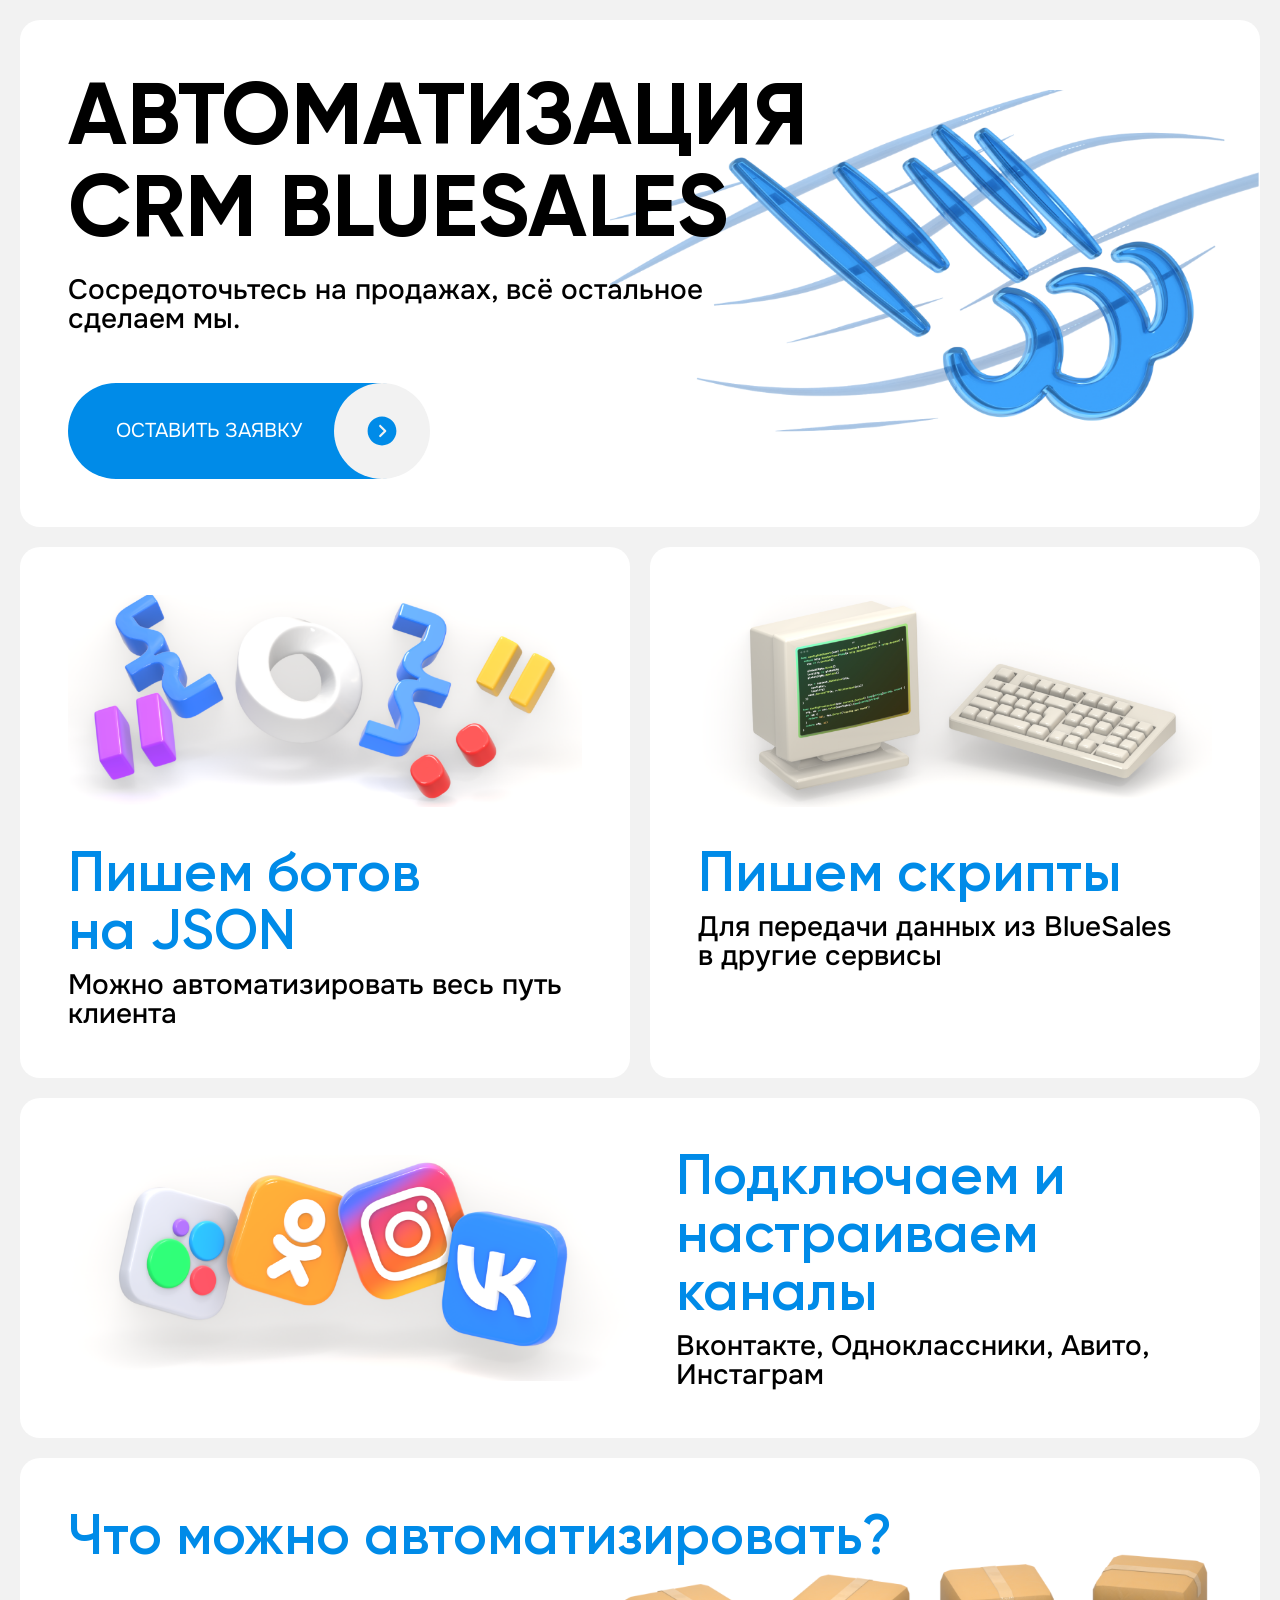
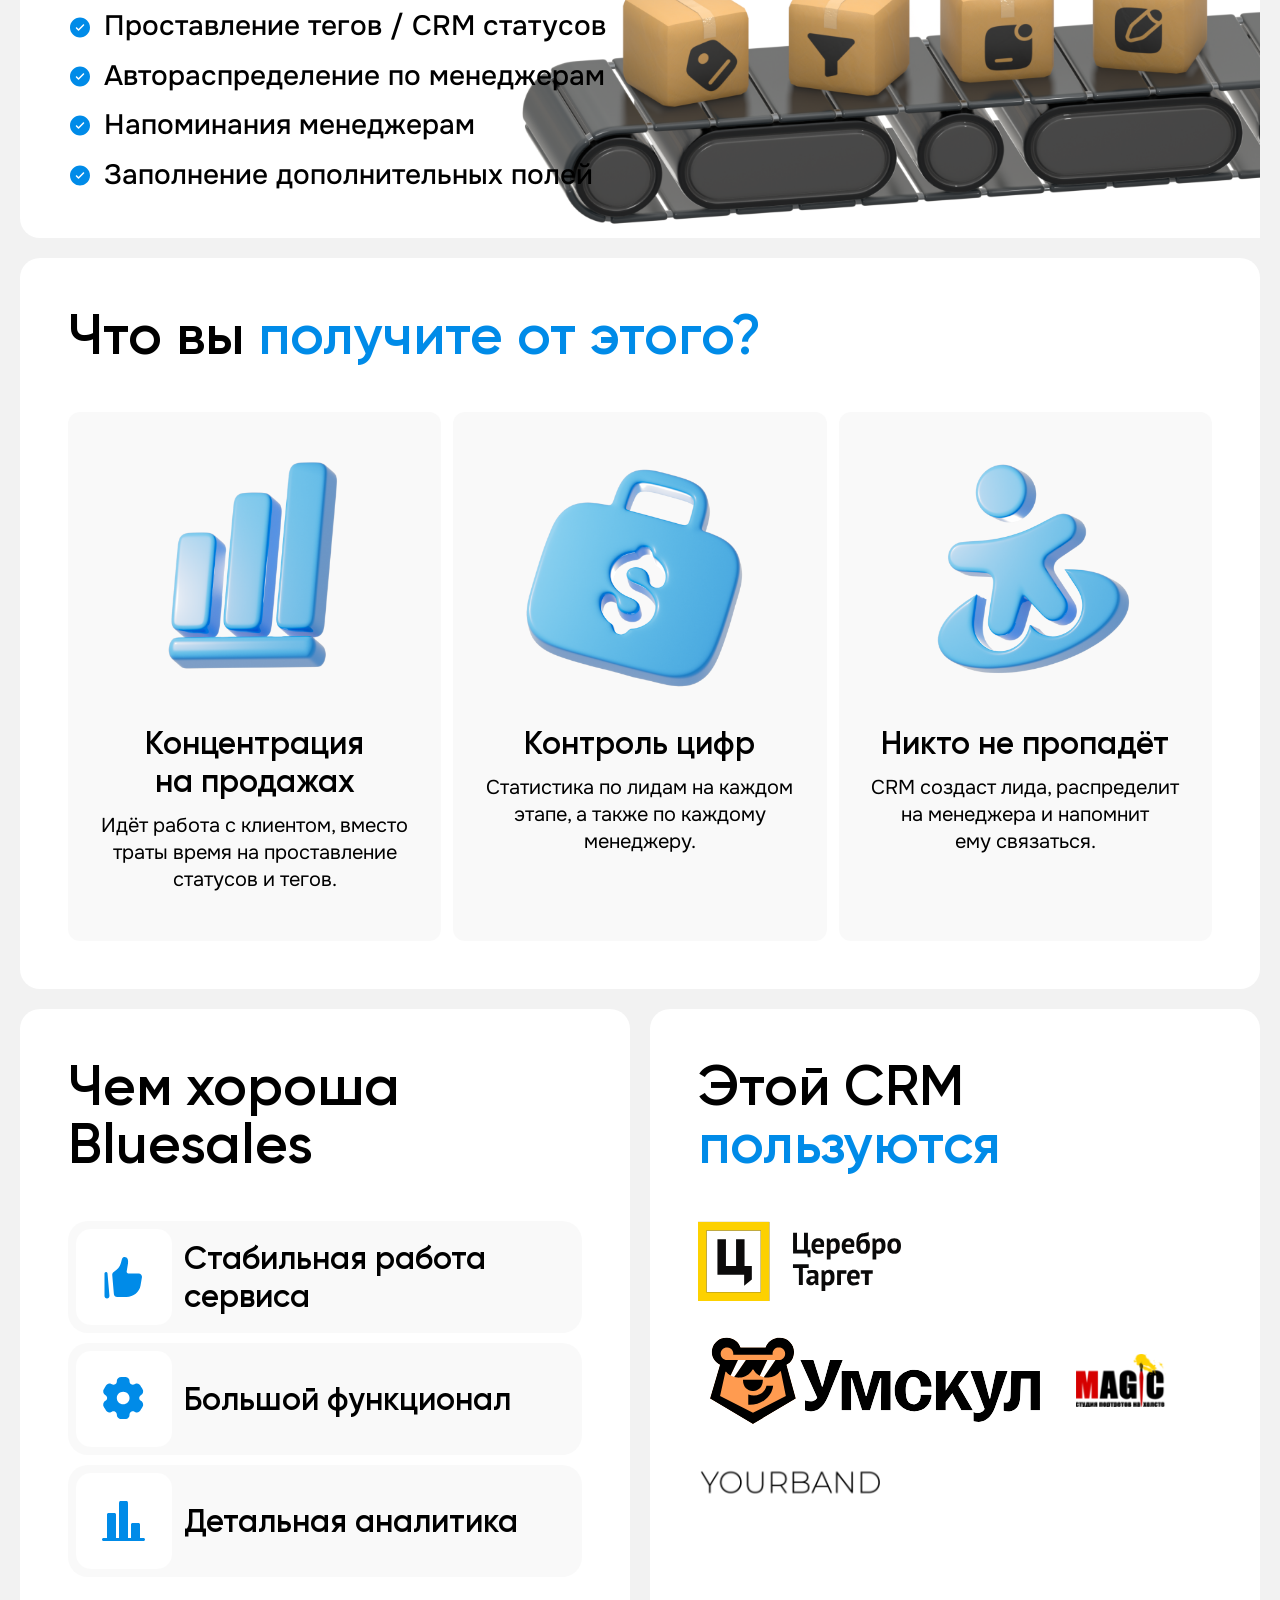
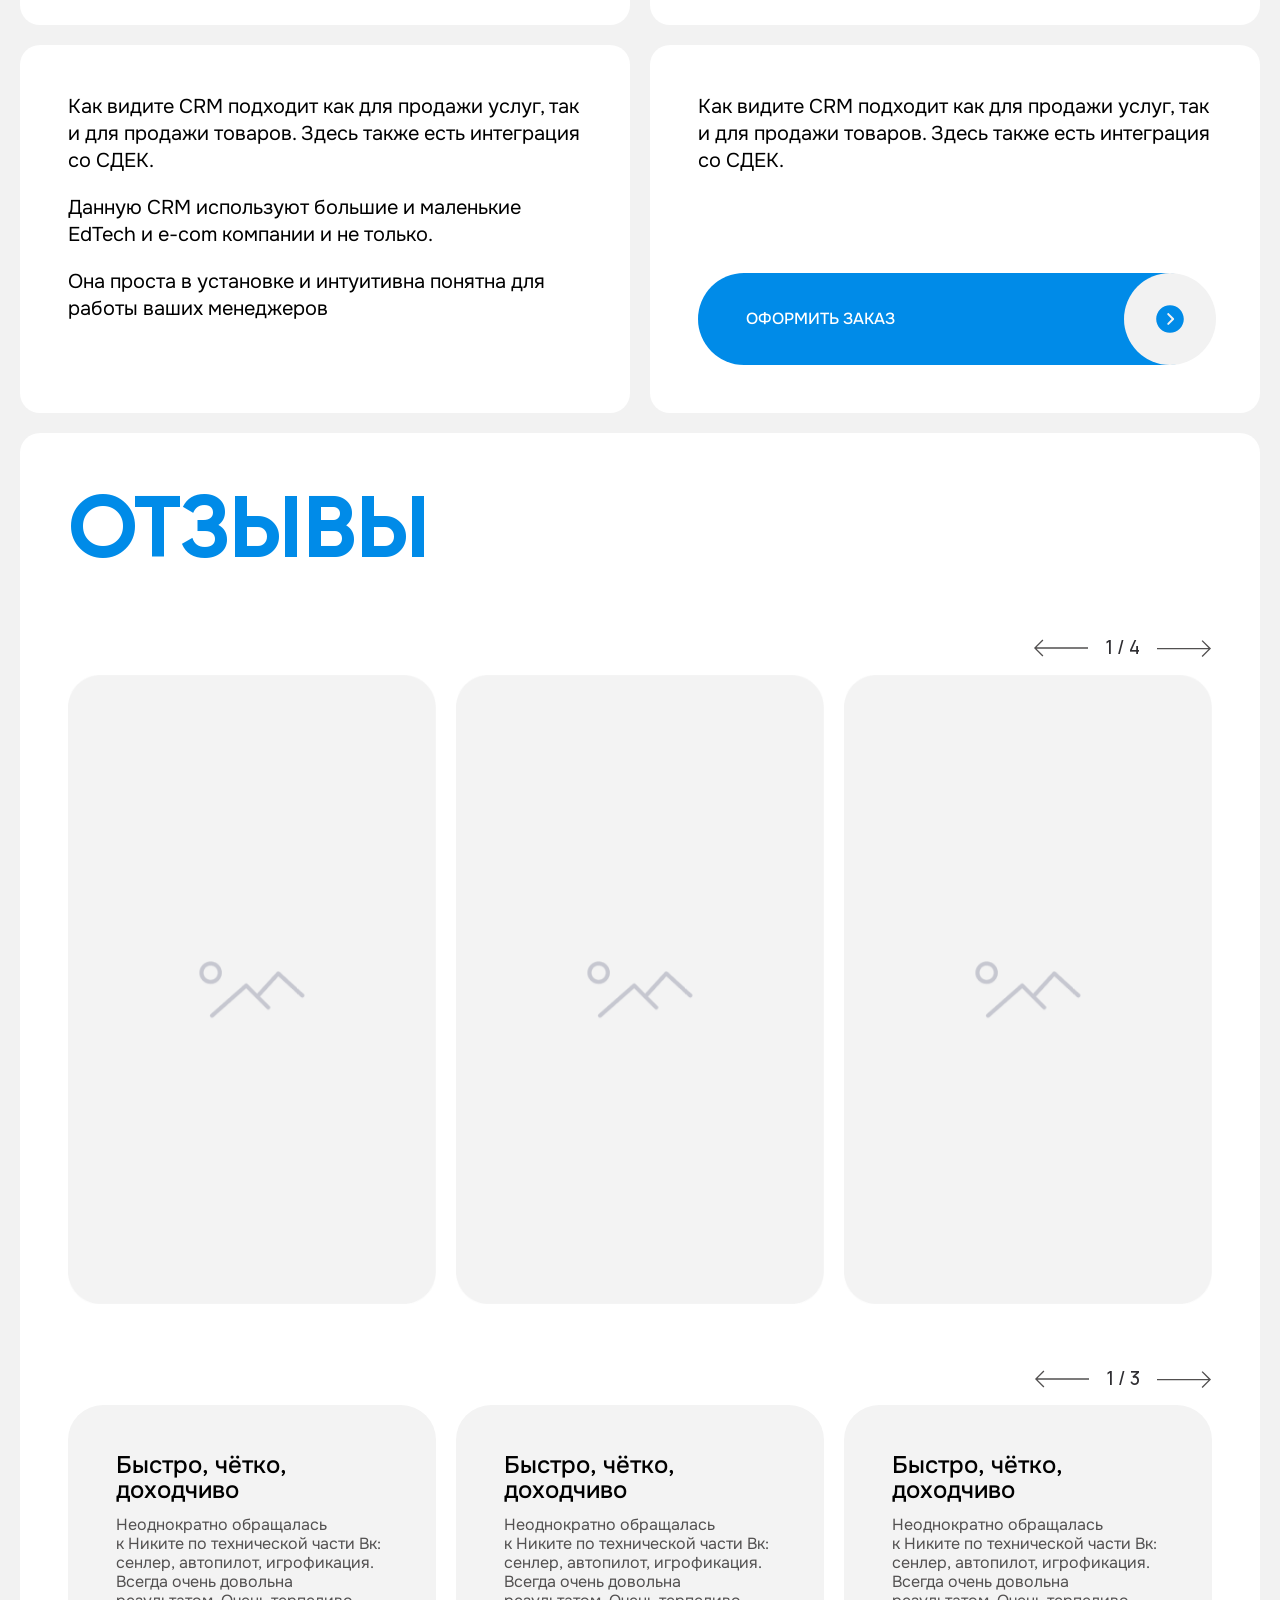
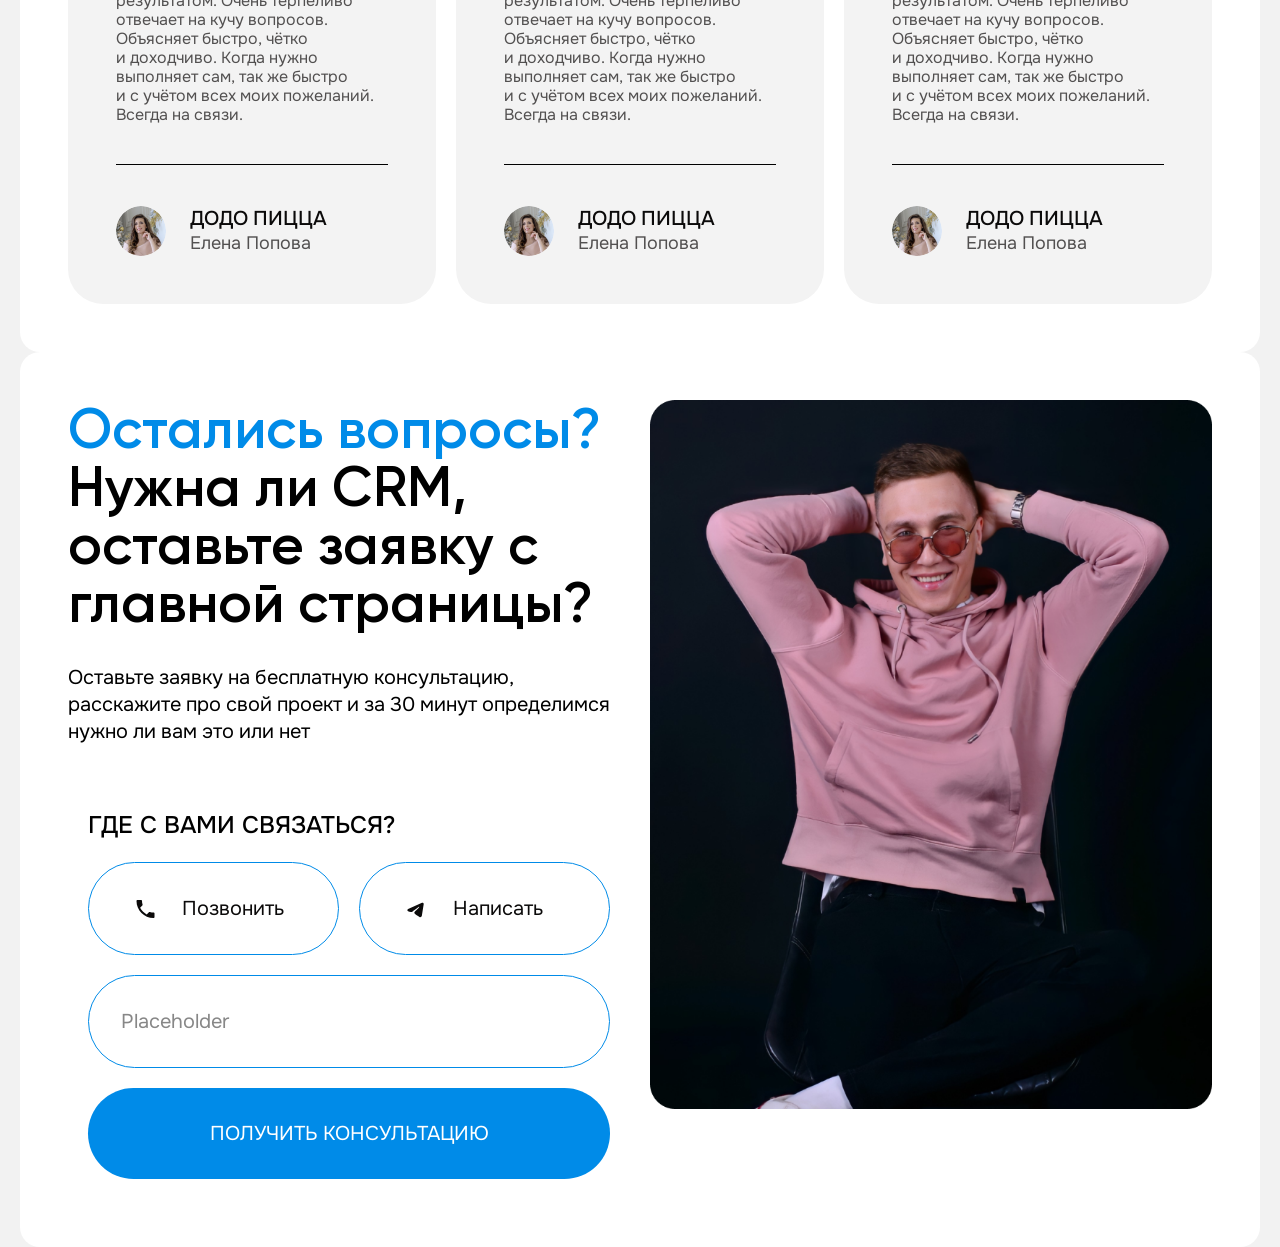
<file: public/index.html>
<!DOCTYPE html>
<html lang="ru">
<head>
  <meta charset="UTF-8">
  <meta name="viewport" content="width=device-width, initial-scale=1.0">
  <title>Bluesales</title>
  <!-- swiper css link -->
  <link rel="stylesheet" href="../src/css/swiper-bundle.min.css" />
  <!-- css -->
  <link rel="stylesheet" href="./css/tailwind.css" />
  <!-- icon -->
  <link rel="icon" href="./assets/images/icons/icon.svg">
  <!-- fonts -->
  <link rel="preconnect" href="https://fonts.googleapis.com">
  <link rel="preconnect" href="https://fonts.gstatic.com" crossorigin>
  <link href="https://fonts.googleapis.com/css2?family=Onest:wght@100..900&display=swap" rel="stylesheet">
  <link rel="stylesheet" href="./fonts/Gilroy/stylesheet.css">
  <link rel="stylesheet" href="./fonts/Manrope/stylesheet.css">
  <link rel="stylesheet" href="./fonts/IgraSans/stylesheet.css">
</head>
<body class="bg-bg-color">
  <div class="overflow-hidden xl:px-5 px-0">

    <main>
      <!-- home -->
      <section class="mb-5 mt-5">
        <div class="container relative">
          <div class="flex items-center w-full lg:gap-x-9 gap-x-0 xl:flex-row sm:flex-col-reverse flex-col">
            <div class="2xl:max-w-[1000px] w-full z-[2] relative">
              <h1 class="font-bold 2xl:text-8xl xl:text-[88px] md:text-[72px] sm:text-[48px] text-[36px] 2xl:leading-[100px] xl:leading-[92px] md:leading-[75px] sm:leading-[50.4px] leading-[37.8px] text-black uppercase text-center sm:text-start">
                Автоматизация CRM BlueSales
              </h1>
              <p class="font-Onest font-medium 2xl:text-[32px] xl:text-[28px] lg:text-[24px] sm:text-[20px] text-[16px]
              2xl:leading-[38px] xl:leading-[29.4px] lg:leading-[25.2px] sm:leading-[21px] leading-[16px] mt-[24px] md:mb-[48px] mb-[20px] text-center sm:text-start">
              Сосредоточьтесь на продажах,<br class="lg:hidden block"> всё остальное сделаем мы.
              </p>
              <button class="flex md:w-auto w-full relative rounded-[999px] bg-bluesales sm:py-[34px] p-[20px] pl-[20px] sm:pl-[48px] sm:pr-[124px]">
                <span class="text-start font-Onest font-normal 2xl:text-2xl sm:text-xl text-xs text-white">
                  ОСТАВИТЬ ЗАЯВКУ
                </span>
                <img class="absolute -right-1 top-0 h-full" src="./assets/images/icons/btn_icon.svg" alt="">
              </button>
            </div>
            <div class="2xl:max-w-[704px] w-full">
              <img class="sm:absolute sm:mt-0 sm:translate-x-0 translate-x-5 mt-3 static 2xl:top-0 xl:top-[70px] 2xl:-bottom-4 bottom-[20px] right-0 2xl:w-[990px] sm:h-[277px] xl:w-[650px] 2xl:h-[552px] xl:h-[383px] h-full" src="./assets/images/home_img.png" alt="">
            </div>
          </div>
        </div>
      </section>
      <!-- home -->

      <!-- services -->
      <section class="mb-5">
        <div class="flex xl:flex-row flex-col sm:gap-5 gap-3 max-w-[1880px] mx-auto">
          <div class="container">
            <div>
              <img class="w-full mb-9" src="./assets/images/services1.png" alt="">
              <h3 class="font-Gilroy font-semibold 2xl:text-[63px] 2xl:leading-[67.2px] xl:text-[56px] text-[28px] lg:text-[48px] sm:text-[36px] xl:leading-[58px] lg:leading-[50px] sm:leading-[37px] leading-[29.9px] text-bluesales mb-3">
                Пишем ботов на JSON
              </h3>
              <p class="2xl:text-[32px] 2xl:leading-[38.4px] xl:text-[28px] text-[16px] lg:text-[24px] sm:text-[20px] xl:leading-[29.4px] lg:leading-[25.2px] sm:leading-[21px] leading-[16.8px] font-Onest font-medium">
                Можно автоматизировать весь путь клиента
              </p>
            </div>
          </div>
          <div class="container">
            <div>
              <img class="w-full mb-9" src="./assets/images/services2.png" alt="">
              <h3 class="font-Gilroy font-semibold 2xl:text-[63px] 2xl:leading-[67.2px] xl:text-[56px] text-[28px] lg:text-[48px] sm:text-[36px] xl:leading-[58px] lg:leading-[50px] sm:leading-[37px] leading-[29.9px] text-bluesales mb-3">
                Пишем скрипты
              </h3>
              <p class="2xl:text-[32px] 2xl:leading-[38.4px] xl:text-[28px] text-[16px] lg:text-[24px] sm:text-[20px] xl:leading-[29.4px] lg:leading-[25.2px] sm:leading-[21px] leading-[16.8px] font-Onest font-medium">
                Для передачи данных из BlueSales в другие сервисы
              </p>
            </div>
          </div>
        </div>
        <div class="container mt-5">
          <div class="flex xl:flex-row flex-col items-center gap-9">
            <img class="xl:w-1/2 w-full" src="./assets/images/services3.png" alt="">
            <div class="xl:w-1/2 w-full">
              <h3 class="font-Gilroy font-semibold 2xl:text-[63px] 2xl:leading-[67.2px] xl:text-[56px] text-[28px] lg:text-[48px] sm:text-[36px] xl:leading-[58px] lg:leading-[50px] sm:leading-[37px] leading-[29.9px] text-bluesales mb-3 whitespace-wrap">
                Подключаем и настраиваем каналы
              </h3>
              <p class="2xl:text-[32px] 2xl:leading-[38.4px] xl:text-[28px] text-[16px] lg:text-[24px] sm:text-[20px] xl:leading-[29.4px] lg:leading-[25.2px] sm:leading-[21px] leading-[16.8px] font-Onest font-medium">
                Вконтакте, Одноклассники, Авито, Инстаграм
              </p>
            </div>
          </div>
        </div>
        <div class="container mt-5 relative flex sm:flex-row flex-col">
          <div class="relative z-[2] flex xl:flex-row flex-col items-center gap-9">
            <div class="xl:max-w-[1165px] w-full">
              <h3 class="font-Gilroy font-semibold 2xl:text-[63px] 2xl:leading-[67.2px] xl:text-[56px] text-[28px] lg:text-[48px] sm:text-[36px] xl:leading-[58px] lg:leading-[50px] sm:leading-[37px] leading-[29.9px] text-bluesales sm:mb-12 mb-5 whitespace-wrap">
                Что можно автоматизировать?
              </h3>
              <ul class="flex flex-col sm:gap-5 gap-3">
                <li class="flex gap-3 items-center">
                  <svg class="flex-shrink-0" width="24" height="25" viewBox="0 0 24 25" fill="none" xmlns="http://www.w3.org/2000/svg">
                    <path fill-rule="evenodd" clip-rule="evenodd" d="M22 12.5C22 18.0228 17.5228 22.5 12 22.5C6.47715 22.5 2 18.0228 2 12.5C2 6.97715 6.47715 2.5 12 2.5C17.5228 2.5 22 6.97715 22 12.5ZM16.0303 9.46967C16.3232 9.76256 16.3232 10.2374 16.0303 10.5303L11.0303 15.5303C10.7374 15.8232 10.2626 15.8232 9.96967 15.5303L7.96967 13.5303C7.67678 13.2374 7.67678 12.7626 7.96967 12.4697C8.26256 12.1768 8.73744 12.1768 9.03033 12.4697L10.5 13.9393L12.7348 11.7045L14.9697 9.46967C15.2626 9.17678 15.7374 9.17678 16.0303 9.46967Z" fill="#008BE8"/>
                  </svg>
                  <span class="2xl:text-[32px] 2xl:leading-[38.4px] xl:text-[28px] text-[16px] lg:text-[24px] sm:text-[20px] xl:leading-[29.4px] lg:leading-[25.2px] sm:leading-[21px] leading-[16.8px] font-Onest font-medium">
                    Проставление тегов / CRM статусов
                  </span>
                </li>
                <li class="flex gap-3 items-center">
                  <svg class="flex-shrink-0" width="24" height="25" viewBox="0 0 24 25" fill="none" xmlns="http://www.w3.org/2000/svg">
                    <path fill-rule="evenodd" clip-rule="evenodd" d="M22 12.5C22 18.0228 17.5228 22.5 12 22.5C6.47715 22.5 2 18.0228 2 12.5C2 6.97715 6.47715 2.5 12 2.5C17.5228 2.5 22 6.97715 22 12.5ZM16.0303 9.46967C16.3232 9.76256 16.3232 10.2374 16.0303 10.5303L11.0303 15.5303C10.7374 15.8232 10.2626 15.8232 9.96967 15.5303L7.96967 13.5303C7.67678 13.2374 7.67678 12.7626 7.96967 12.4697C8.26256 12.1768 8.73744 12.1768 9.03033 12.4697L10.5 13.9393L12.7348 11.7045L14.9697 9.46967C15.2626 9.17678 15.7374 9.17678 16.0303 9.46967Z" fill="#008BE8"/>
                  </svg>
                  <span class="2xl:text-[32px] 2xl:leading-[38.4px] xl:text-[28px] text-[16px] lg:text-[24px] sm:text-[20px] xl:leading-[29.4px] lg:leading-[25.2px] sm:leading-[21px] leading-[16.8px] font-Onest font-medium">
                    Автораспределение по менеджерам
                  </span>
                </li>
                <li class="flex gap-3 items-center">
                  <svg class="flex-shrink-0" width="24" height="25" viewBox="0 0 24 25" fill="none" xmlns="http://www.w3.org/2000/svg">
                    <path fill-rule="evenodd" clip-rule="evenodd" d="M22 12.5C22 18.0228 17.5228 22.5 12 22.5C6.47715 22.5 2 18.0228 2 12.5C2 6.97715 6.47715 2.5 12 2.5C17.5228 2.5 22 6.97715 22 12.5ZM16.0303 9.46967C16.3232 9.76256 16.3232 10.2374 16.0303 10.5303L11.0303 15.5303C10.7374 15.8232 10.2626 15.8232 9.96967 15.5303L7.96967 13.5303C7.67678 13.2374 7.67678 12.7626 7.96967 12.4697C8.26256 12.1768 8.73744 12.1768 9.03033 12.4697L10.5 13.9393L12.7348 11.7045L14.9697 9.46967C15.2626 9.17678 15.7374 9.17678 16.0303 9.46967Z" fill="#008BE8"/>
                  </svg>
                  <span class="2xl:text-[32px] 2xl:leading-[38.4px] xl:text-[28px] text-[16px] lg:text-[24px] sm:text-[20px] xl:leading-[29.4px] lg:leading-[25.2px] sm:leading-[21px] leading-[16.8px] font-Onest font-medium">
                    Напоминания менеджерам
                  </span>
                </li>
                <li class="flex gap-3 items-center">
                  <svg class="flex-shrink-0" width="24" height="25" viewBox="0 0 24 25" fill="none" xmlns="http://www.w3.org/2000/svg">
                    <path fill-rule="evenodd" clip-rule="evenodd" d="M22 12.5C22 18.0228 17.5228 22.5 12 22.5C6.47715 22.5 2 18.0228 2 12.5C2 6.97715 6.47715 2.5 12 2.5C17.5228 2.5 22 6.97715 22 12.5ZM16.0303 9.46967C16.3232 9.76256 16.3232 10.2374 16.0303 10.5303L11.0303 15.5303C10.7374 15.8232 10.2626 15.8232 9.96967 15.5303L7.96967 13.5303C7.67678 13.2374 7.67678 12.7626 7.96967 12.4697C8.26256 12.1768 8.73744 12.1768 9.03033 12.4697L10.5 13.9393L12.7348 11.7045L14.9697 9.46967C15.2626 9.17678 15.7374 9.17678 16.0303 9.46967Z" fill="#008BE8"/>
                  </svg>
                  <span class="2xl:text-[32px] 2xl:leading-[38.4px] xl:text-[28px] text-[16px] lg:text-[24px] sm:text-[20px] xl:leading-[29.4px] lg:leading-[25.2px] sm:leading-[21px] leading-[16.8px] font-Onest font-medium">
                    Заполнение дополнительных полей
                  </span>
                </li>
              </ul>
            </div>
          </div>
          <div>
            <img class="sm:absolute static ml-auto sm:translate-x-0 sm:mt-0 mt-3 translate-x-5 2xl:top-[17px] xl:bottom-0 bottom-[58px] right-0 2xl:h-[426px] xl:h-[304px] h-[158px]" src="./assets/images/eskalator.png" alt="">
          </div>
        </div>
      </section>
      <!-- services -->

      <!-- card -->
      <section class="mb-5">
        <div class="container">
          <h3 class="font-Gilroy font-semibold 2xl:text-[63px] 2xl:leading-[67.2px] xl:text-[56px] text-[28px] lg:text-[48px] sm:text-[36px]  xl:leading-[58px] lg:leading-[50px] sm:leading-[37px] leading-[29.9px] text-black sm:mb-12 mb-4">
            Что вы <span class="text-bluesales">получите от этого?</span>
          </h3>
          <div class="xl:flex block gap-[12px] flex-wrap">
            <div class="rounded-xl bg-card-bg px-6 py-12 text-center xl:max-w-[calc(100%_/_3_-_8px)] max-w-full xl:block flex xl:flex-col sm:flex-row flex-col items-center xl:mb-0 mb-3">
              <img class="xl:mb-9 sm:mb-0 mb-5 w-full xl:max-w-full sm:max-w-[250px]" src="./assets/images/card1.png" alt="">
              <div class="xl:text-center sm:text-start">
                <h6 class="font-Gilroy font-semibold mb-3 2xl:text-[36px] xl:text-[32px] md:text-[28px] sm:text-[24px] text-[20px] 2xl:leading-[42.95px] xl:leading-[38px] md:leading-[33px] sm:leading-[28px] leading-[23.86px]">
                  Концентрация на продажах
                </h6>
                <p class="font-Onest font-normal text-black 2xl:text-2xl xl:text-20px md:text-[20px] sm:text-[18px] text-[16px]
                2xl:leading-[32.4px] xl:leading-[27px] md:leading-[27px] sm:leading-[23.4px] leading-[21.6px]">
                Идёт работа с клиентом, вместо траты время на проставление статусов и тегов.
                </p>
              </div>
            </div>
            <div class="rounded-xl bg-card-bg px-6 py-12 text-center xl:max-w-[calc(100%_/_3_-_8px)] max-w-full xl:block flex xl:flex-col sm:flex-row flex-col items-center xl:mb-0 mb-3">
              <img class="xl:mb-9 sm:mb-0 mb-5 w-full xl:max-w-full sm:max-w-[250px]" src="./assets/images/card2.png" alt="">
              <div class="xl:text-center sm:text-start">
                <h6 class="font-Gilroy font-semibold mb-3 2xl:text-[36px] xl:text-[32px] md:text-[28px] sm:text-[24px] text-[20px] 2xl:leading-[42.95px] xl:leading-[38px] md:leading-[33px] sm:leading-[28px] leading-[23.86px]">
                  Контроль цифр
                </h6>
                <p class="font-Onest font-normal text-black 2xl:text-2xl xl:text-20px md:text-[20px] sm:text-[18px] text-[16px]
                2xl:leading-[32.4px] xl:leading-[27px] md:leading-[27px] sm:leading-[23.4px] leading-[21.6px]">
                Статистика по лидам на каждом этапе, а также по каждому менеджеру.
                </p>
              </div>
            </div>
            <div class="rounded-xl bg-card-bg px-6 py-12 text-center xl:max-w-[calc(100%_/_3_-_8px)] max-w-full xl:block flex xl:flex-col sm:flex-row flex-col items-center">
              <img class="xl:mb-9 sm:mb-0 mb-5 w-full xl:max-w-full sm:max-w-[250px]" src="./assets/images/card3.png" alt="">
              <div class="xl:text-center sm:text-start">
                <h6 class="font-Gilroy font-semibold mb-3 2xl:text-[36px] xl:text-[32px] md:text-[28px] sm:text-[24px] text-[20px] 2xl:leading-[42.95px] xl:leading-[38px] md:leading-[33px] sm:leading-[28px] leading-[23.86px]">
                  Никто не пропадёт
                </h6>
                <p class="font-Onest font-normal text-black 2xl:text-2xl xl:text-20px md:text-[20px] sm:text-[18px] text-[16px]
                2xl:leading-[32.4px] xl:leading-[27px] md:leading-[27px] sm:leading-[23.4px] leading-[21.6px]">
                CRM создаст лида, распределит на менеджера и напомнит ему связаться.
                </p>
              </div>
            </div>
          </div>
        </div>
      </section>
      <!-- card -->

      <!-- bluesales -->
      <section>
        <div class="max-w-[1880px] mx-auto">
          <div class="flex xl:flex-row flex-col sm:gap-5 gap-3">
            <div class="container">
              <h3 class="font-Gilroy font-semibold 2xl:text-[63px] 2xl:leading-[67.2px] xl:text-[56px] text-[28px] lg:text-[48px] sm:text-[36px]  xl:leading-[58px] lg:leading-[50px] sm:leading-[37px] leading-[29.9px] text-black sm:mb-12 mb-4">
                Чем хороша Bluesales
              </h3>
              <ul class="flex gap-[10px] flex-col">
                <li class="bg-secondary-50 rounded-[20px] flex items-center p-2 gap-3">
                  <div class="rounded-[15px] flex-shrink-0 bg-white border-transparent border-8 sm:w-[96px] sm:h-[96px] w-[72px] h-[72px] flex items-center justify-center">
                    <svg class="sm:w-[48px] sm:h-[48px] w-[36px] h-[36px]" width="48" height="48" viewBox="0 0 48 48" fill="none" xmlns="http://www.w3.org/2000/svg">
                      <path d="M40.5398 32.53L41.9508 24.3704C42.3032 22.3324 40.736 20.4684 38.67 20.4684H28.3078C27.2808 20.4684 26.4988 19.5466 26.665 18.532L27.9904 10.4428C28.2056 9.1287 28.1442 7.784 27.8098 6.49504C27.5328 5.42728 26.709 4.5699 25.6256 4.22186L25.3356 4.1287C24.6808 3.91836 23.9662 3.9673 23.3488 4.26478C22.6694 4.59222 22.1722 5.18946 21.988 5.89978L21.0366 9.56748C20.7338 10.7345 20.293 11.8609 19.7244 12.9252C18.8937 14.4803 17.6093 15.7249 16.2742 16.8754L13.3968 19.355C12.5854 20.0542 12.1594 21.1012 12.2517 22.1688L13.876 40.9542C14.025 42.6772 15.4656 44 17.1932 44H26.4904C33.453 44 39.395 39.1488 40.5398 32.53Z" fill="#008BE8"/>
                      <path fill-rule="evenodd" clip-rule="evenodd" d="M5.93534 18.9702C6.73786 18.9355 7.42522 19.5393 7.49442 20.3396L9.43762 42.8126C9.56244 44.2562 8.42536 45.5004 6.97342 45.5004C5.60578 45.5004 4.5 44.3908 4.5 43.0258V20.4688C4.5 19.6655 5.1328 19.0048 5.93534 18.9702Z" fill="#008BE8"/>
                    </svg>
                  </div>
                  <span class="font-Gilroy font-semibold 2xl:text-[36px] xl:text-[32px] md:text-[28px] sm:text-[24px] text-[20px] 2xl:leading-[42.95px] xl:leading-[38px] md:leading-[33px] sm:leading-[28px] leading-[23.86px] pr-1">
                    Стабильная работа сервиса
                  </span>
                </li>
                <li class="bg-secondary-50 rounded-[20px] flex items-center p-2 gap-3">
                  <div class="rounded-[15px] flex-shrink-0 bg-white border-transparent border-8 sm:w-[96px] sm:h-[96px] w-[72px] h-[72px] flex items-center justify-center">
                    <svg class="sm:w-[48px] sm:h-[48px] w-[36px] h-[36px]" width="48" height="48" viewBox="0 0 48 48" fill="none" xmlns="http://www.w3.org/2000/svg">
                      <path fill-rule="evenodd" clip-rule="evenodd" d="M26.9262 2.3197C26.1466 2 25.1582 2 23.1814 2C21.2045 2 20.2161 2 19.4365 2.3197C18.397 2.74598 17.571 3.56362 17.1405 4.59272C16.9439 5.06251 16.867 5.60885 16.8369 6.40578C16.7926 7.57693 16.1859 8.66097 15.1607 9.24695C14.1354 9.83292 12.8838 9.81103 11.8372 9.26339C11.1249 8.89073 10.6085 8.6835 10.0993 8.61714C8.98368 8.47174 7.85545 8.77101 6.96278 9.44912C6.29326 9.9577 5.79905 10.8051 4.81065 12.4999C3.82225 14.1946 3.32807 15.042 3.21792 15.8703C3.07103 16.9747 3.37335 18.0916 4.05834 18.9753C4.37099 19.3788 4.81038 19.7177 5.49234 20.1419C6.49488 20.7656 7.13996 21.828 7.13989 23C7.13983 24.172 6.49478 25.2342 5.49234 25.8577C4.81027 26.2821 4.3708 26.6212 4.05813 27.0246C3.37314 27.9083 3.07084 29.0251 3.21771 30.1295C3.32785 30.9577 3.82206 31.8053 4.81044 33.5C5.79884 35.1947 6.29305 36.0423 6.96257 36.5507C7.85524 37.2288 8.98347 37.528 10.099 37.3827C10.6083 37.3163 11.1246 37.1091 11.8368 36.7365C12.8835 36.1888 14.1353 36.167 15.1606 36.7529C16.1859 37.339 16.7926 38.423 16.8369 39.5944C16.867 40.3911 16.9439 40.9376 17.1405 41.4073C17.571 42.4363 18.397 43.2541 19.4365 43.6804C20.2161 44 21.2045 44 23.1814 44C25.1582 44 26.1466 44 26.9262 43.6804C27.9658 43.2541 28.7917 42.4363 29.2222 41.4073C29.4188 40.9376 29.4959 40.3912 29.526 39.5942C29.5702 38.423 30.1767 37.339 31.202 36.7529C32.2273 36.1668 33.479 36.1888 34.5258 36.7365C35.238 37.1091 35.7542 37.3161 36.2635 37.3825C37.379 37.528 38.5073 37.2288 39.3999 36.5507C40.0696 36.042 40.5637 35.1947 41.5521 33.4998C42.5405 31.8051 43.0346 30.9577 43.1449 30.1295C43.2917 29.0251 42.9893 27.9081 42.3045 27.0244C41.9917 26.621 41.5523 26.2819 40.8702 25.8577C39.8679 25.2342 39.2228 24.1718 39.2228 22.9998C39.2228 21.8278 39.8679 20.7658 40.8702 20.1423C41.5525 19.7179 41.9919 19.379 42.3047 18.9753C42.9896 18.0917 43.2919 16.9748 43.1451 15.8704C43.0348 15.0422 42.5407 14.1948 41.5523 12.5C40.5639 10.8052 40.0698 9.95784 39.4001 9.44927C38.5075 8.77115 37.3793 8.47188 36.2637 8.61729C35.7544 8.68365 35.238 8.89086 34.526 9.26348C33.4793 9.81114 32.2275 9.83304 31.2022 9.24702C30.1769 8.66101 29.5702 7.57689 29.5258 6.40567C29.4957 5.60881 29.4188 5.06249 29.2222 4.59272C28.7917 3.56362 27.9658 2.74598 26.9262 2.3197ZM23.1814 29.3C26.6961 29.3 29.5452 26.4795 29.5452 23C29.5452 19.5205 26.6961 16.7 23.1814 16.7C19.6666 16.7 16.8175 19.5205 16.8175 23C16.8175 26.4795 19.6666 29.3 23.1814 29.3Z" fill="#008BE8"/>
                    </svg>
                  </div>
                  <span class="font-Gilroy font-semibold 2xl:text-[36px] xl:text-[32px] md:text-[28px] sm:text-[24px] text-[20px] 2xl:leading-[42.95px] xl:leading-[38px] md:leading-[33px] sm:leading-[28px] leading-[23.86px] pr-1">
                    Большой функционал
                  </span>
                </li>
                <li class="bg-secondary-50 rounded-[20px] flex items-center p-2 gap-3">
                  <div class="rounded-[15px] flex-shrink-0 bg-white border-transparent border-8 sm:w-[96px] sm:h-[96px] w-[72px] h-[72px] flex items-center justify-center">
                    <svg class="sm:w-[48px] sm:h-[48px] w-[36px] h-[36px]" width="48" height="48" viewBox="0 0 48 48" fill="none" xmlns="http://www.w3.org/2000/svg">
                      <path d="M40 27.5C40 26.6716 39.3284 26 38.5 26H32.5C31.6716 26 31 26.6716 31 27.5V41H28V8.5C28 7.04338 27.9968 6.10182 27.9036 5.40806C27.816 4.75744 27.6748 4.55352 27.5606 4.43934C27.4464 4.32516 27.2426 4.18394 26.592 4.09646C25.8982 4.00318 24.9566 4 23.5 4C22.0434 4 21.1018 4.00318 20.408 4.09646C19.7574 4.18394 19.5535 4.32516 19.4393 4.43934C19.3252 4.55352 19.1839 4.75744 19.0965 5.40806C19.0032 6.10182 19 7.04338 19 8.5V41H16V17.5C16 16.6716 15.3284 16 14.5 16H8.5C7.67158 16 7 16.6716 7 17.5V41H4H3.5C2.67158 41 2 41.6716 2 42.5C2 43.3284 2.67158 44 3.5 44H43.5C44.3284 44 45 43.3284 45 42.5C45 41.6716 44.3284 41 43.5 41H43H40V27.5Z" fill="#008BE8"/>
                    </svg>
                  </div>
                  <span class="font-Gilroy font-semibold 2xl:text-[36px] xl:text-[32px] md:text-[28px] sm:text-[24px] text-[20px] 2xl:leading-[42.95px] xl:leading-[38px] md:leading-[33px] sm:leading-[28px] leading-[23.86px] pr-1">
                    Детальная аналитика
                  </span>
                </li>
              </ul>
            </div>
            <div class="container">
              <h3 class="font-Gilroy font-semibold 2xl:text-[63px] 2xl:leading-[67.2px] xl:text-[56px] text-[28px] lg:text-[48px] sm:text-[36px]  xl:leading-[58px] lg:leading-[50px] sm:leading-[37px] leading-[29.9px] text-black 2xl:mb-[100px] xl:mb-12 sm:mb-9 mb-3">
                Этой CRM <span class="text-bluesales">пользуются</span>
              </h3>
              <div class="flex flex-wrap gap-[24px] xl:justify-start items-center justify-center">
                <img class="2xl:max-w-[247px] xl:max-w-[203px] md:max-w-[247px] sm:max-w-[154px] max-w-[110px]" src="./assets/images/logo/logo1.svg" alt="">
                <img class="2xl:max-w-[354px] sm:max-w-[354px] max-w-[183px]" src="./assets/images/logo/logo2.svg" alt="">
                <img class="2xl:max-w-[178px] sm:max-w-[90px] max-w-[61px]" src="./assets/images/logo/logo3.svg" alt="">
                <img class="2xl:max-w-[335px] sm:max-w-[186px] max-w-[115px]" src="./assets/images/logo/logo4.svg" alt="">
              </div>
            </div>
          </div>
          <div class="flex xl:flex-row flex-col sm:gap-5 gap-3 mt-5">
            <div class="container">
              <p class="font-Onest font-normal text-black 2xl:text-2xl xl:text-20px md:text-[20px] sm:text-[18px] text-[16px]
              2xl:leading-[32.4px] xl:leading-[27px] md:leading-[27px] sm:leading-[23.4px] leading-[21.6px]">
                Как видите CRM подходит как для продажи услуг, так и для продажи товаров. Здесь также есть интеграция со СДЕК.
              </p>
              <p class="font-Onest font-normal text-black 2xl:text-2xl xl:text-20px md:text-[20px] sm:text-[18px] text-[16px]
              2xl:leading-[32.4px] xl:leading-[27px] md:leading-[27px] sm:leading-[23.4px] leading-[21.6px] mt-5">
                Данную CRM используют большие и маленькие EdTech и e-com компании и не только.
              </p>
              <p class="font-Onest font-normal text-black 2xl:text-2xl xl:text-20px md:text-[20px] sm:text-[18px] text-[16px]
              2xl:leading-[32.4px] xl:leading-[27px] md:leading-[27px] sm:leading-[23.4px] leading-[21.6px] mt-5">
                Она проста в установке и интуитивна понятна для работы ваших менеджеров
              </p>
            </div>
            <div class="container">
              <div class="flex sm:flex-col flex-col-reverse sm:gap-6 gap-3">
                <p class="font-Onest font-normal text-black 2xl:text-2xl xl:text-20px md:text-[20px] sm:text-[18px] text-[16px]
                2xl:leading-[32.4px] xl:leading-[27px] md:leading-[27px] sm:leading-[23.4px] leading-[21.6px]">
                  Как видите CRM подходит как для продажи услуг, так и для продажи товаров. Здесь также есть интеграция со СДЕК.
                </p>
                <button class="flex md:w-auto w-full relative rounded-[999px] bg-bluesales sm:py-[34px] p-[30px] pl-[20px] sm:pl-[48px] sm:pr-[124px] 2xl:mt-[68px] xl:mt-[75px] mt-0">
                  <span class="text-start font-Onest font-medium 2xl:text-[32px] text-[16px] text-white">
                    ОФОРМИТЬ ЗАКАЗ
                  </span>
                  <img class="absolute -right-1 top-0 h-full" src="./assets/images/icons/btn_icon.svg" alt="">
                </button>
              </div>
            </div>
          </div>
        </div>
      </section>
      <!-- bluesales -->

      <!-- comment -->
      <section class="mt-5">
        <div class="container">
          <div class="mb-[64px]">
            <h1 class="font-bold 2xl:text-8xl xl:text-[88px] lg:text-[72px] sm:text-[48px] text-[36px] 2xl:leading-[100px] xl:leading-[92px] lg:leading-[75px] sm:leading-[50.4px] leading-[37.8px] text-bluesales uppercase lg:mb-[64px] md:mb-[48px] mb-[16px]">
              отзывы
            </h1>
            <div class="flex justify-end mb-4 gap-4">
              <button class="bluesales-button-prev">
                <svg width="56" height="20" viewBox="0 0 56 20" fill="none" xmlns="http://www.w3.org/2000/svg">
                  <path fill-rule="evenodd" clip-rule="evenodd" d="M9.42358 18.4297L0.994405 10.0005L9.42359 1.57133L10.3617 2.50944L3.53397 9.33716L55 9.33716L55 10.6638L3.53397 10.6638L10.3617 17.4916L9.42358 18.4297Z" fill="#525050"/>
                </svg>
              </button>
              <div class="bluesales-pagination whitespace-nowrap font-Manrope font-medium text-[18px] leading-[21.6px] text-grey-dark max-w-min"></div>
              <button class="bluesales-button-next">
                <svg width="56" height="20" viewBox="0 0 56 20" fill="none" xmlns="http://www.w3.org/2000/svg">
                  <path fill-rule="evenodd" clip-rule="evenodd" d="M46.5764 19L55.0056 10.5708L46.5764 2.14164L45.6383 3.07975L52.466 9.90747L0.999999 9.90747L0.999999 11.2342L52.466 11.2342L45.6383 18.0619L46.5764 19Z" fill="#525050"/>
                </svg>
              </button>
            </div>
            <div class="swiper bluesalesSwiper">
              <div class="swiper-wrapper">
                <div class="swiper-slide">
                  <img class="w-full" src="./assets/images/slider_one.png" alt="">
                </div>
                <div class="swiper-slide">
                  <img class="w-full" src="./assets/images/slider_one.png" alt="">
                </div>
                <div class="swiper-slide">
                  <img class="w-full" src="./assets/images/slider_one.png" alt="">
                </div>
                <div class="swiper-slide">
                  <img class="w-full" src="./assets/images/slider_one.png" alt="">
                </div>
                <div class="swiper-slide">
                  <img class="w-full" src="./assets/images/slider_one.png" alt="">
                </div>
                <div class="swiper-slide">
                  <img class="w-full" src="./assets/images/slider_one.png" alt="">
                </div>
              </div>
            </div>
          </div>
          <div>
            <div class="flex justify-end mb-4 gap-4">
              <button class="bluesalestwo-button-prev">
                <svg width="56" height="20" viewBox="0 0 56 20" fill="none" xmlns="http://www.w3.org/2000/svg">
                  <path fill-rule="evenodd" clip-rule="evenodd" d="M9.42358 18.4297L0.994405 10.0005L9.42359 1.57133L10.3617 2.50944L3.53397 9.33716L55 9.33716L55 10.6638L3.53397 10.6638L10.3617 17.4916L9.42358 18.4297Z" fill="#525050"/>
                </svg>
              </button>
              <div class="bluesalestwo-pagination whitespace-nowrap font-Manrope font-medium text-[18px] leading-[21.6px] text-grey-dark max-w-min"></div>
              <button class="bluesalestwo-button-next">
                <svg width="56" height="20" viewBox="0 0 56 20" fill="none" xmlns="http://www.w3.org/2000/svg">
                  <path fill-rule="evenodd" clip-rule="evenodd" d="M46.5764 19L55.0056 10.5708L46.5764 2.14164L45.6383 3.07975L52.466 9.90747L0.999999 9.90747L0.999999 11.2342L52.466 11.2342L45.6383 18.0619L46.5764 19Z" fill="#525050"/>
                </svg>
              </button>
            </div>
            <div class="swiper bluesalestwoSwiper">
              <div class="swiper-wrapper">
                <div class="swiper-slide">
                  <div class="sm:rounded-[35px] rounded-[4px] md:p-12 p-5 bg-comment-bg">
                    <h6 class="font-Onest font-medium sm:mb-[40px mb-[12px] 2xl:text-[28px] xl:text-[24px] lg:text-[28px] sm:text-[20px] text-[18px] 2xl:leading-[29.4px] xl:leading-[25px] lg:leading-[33px] sm:leading-[16px] leading-[18px]">
                      Быстро, чётко, доходчиво
                    </h6>
                    <p class="md:mb-[40px] mb-[12px] font-Onest font-normal text-secondary 2xl:text-[18px] xl:text-[16px] lg:text-[20px] sm:text-[16px] text-[14px] 2xl:leading-[21px] xl:leading-[19px] lg:leading-[27px] sm:leading-[21px] leading-[18px]">
                      Неоднократно обращалась к Никите по технической части Вк: сенлер, автопилот, игрофикация. Всегда очень довольна результатом. Очень терпеливо отвечает на кучу вопросов. Объясняет быстро, чётко и доходчиво. Когда нужно выполняет сам, так же быстро и с учётом всех моих пожеланий. Всегда на связи.
                    </p>
                    <div class="flex items-center gap-[24px] md:pt-[40px] pt-[24px] border-t border-black">
                      <img class="w-[50px] h-[50px] rounded-full" src="./assets/images/comment_user.png" alt="">
                      <div>
                        <h6 class="font-Onest font-medium 2xl:text-[20px] 2xl:leading-[24px] xl:text-[20px] lg:text-[20px] sm:text-[18px] text-[16px] xl:leading-[27px] lg:leading-[27px] sm:leading-[18px] leading-[16px] text-black-dark uppercase">
                          додо пицца
                        </h6>
                        <span class="font-Onest font-normal 2xl:text-[18px] xl:text-[18px] lg:text-[14px] sm:text-[16px] text-[14px] 2xl:leading-[21px] xl:leading-[21px] lg:leading-[16px] sm:leading-[21px] leading-[18px] text-secondary">
                          Елена Попова
                        </span>
                      </div>
                    </div>
                  </div>
                </div>
                <div class="swiper-slide">
                  <div class="sm:rounded-[35px] rounded-[4px] md:p-12 p-5 bg-comment-bg">
                    <h6 class="font-Onest font-medium sm:mb-[40px mb-[12px] 2xl:text-[28px] xl:text-[24px] lg:text-[28px] sm:text-[20px] text-[18px] 2xl:leading-[29.4px] xl:leading-[25px] lg:leading-[33px] sm:leading-[16px] leading-[18px]">
                      Быстро, чётко, доходчиво
                    </h6>
                    <p class="md:mb-[40px] mb-[12px] font-Onest font-normal text-secondary 2xl:text-[18px] xl:text-[16px] lg:text-[20px] sm:text-[16px] text-[14px] 2xl:leading-[21px] xl:leading-[19px] lg:leading-[27px] sm:leading-[21px] leading-[18px]">
                      Неоднократно обращалась к Никите по технической части Вк: сенлер, автопилот, игрофикация. Всегда очень довольна результатом. Очень терпеливо отвечает на кучу вопросов. Объясняет быстро, чётко и доходчиво. Когда нужно выполняет сам, так же быстро и с учётом всех моих пожеланий. Всегда на связи.
                    </p>
                    <div class="flex items-center gap-[24px] md:pt-[40px] pt-[24px] border-t border-black">
                      <img class="w-[50px] h-[50px] rounded-full" src="./assets/images/comment_user.png" alt="">
                      <div>
                        <h6 class="font-Onest font-medium 2xl:text-[20px] 2xl:leading-[24px] xl:text-[20px] lg:text-[20px] sm:text-[18px] text-[16px] xl:leading-[27px] lg:leading-[27px] sm:leading-[18px] leading-[16px] text-black-dark uppercase">
                          додо пицца
                        </h6>
                        <span class="font-Onest font-normal 2xl:text-[18px] xl:text-[18px] lg:text-[14px] sm:text-[16px] text-[14px] 2xl:leading-[21px] xl:leading-[21px] lg:leading-[16px] sm:leading-[21px] leading-[18px] text-secondary">
                          Елена Попова
                        </span>
                      </div>
                    </div>
                  </div>
                </div>
                <div class="swiper-slide">
                  <div class="sm:rounded-[35px] rounded-[4px] md:p-12 p-5 bg-comment-bg">
                    <h6 class="font-Onest font-medium sm:mb-[40px mb-[12px] 2xl:text-[28px] xl:text-[24px] lg:text-[28px] sm:text-[20px] text-[18px] 2xl:leading-[29.4px] xl:leading-[25px] lg:leading-[33px] sm:leading-[16px] leading-[18px]">
                      Быстро, чётко, доходчиво
                    </h6>
                    <p class="md:mb-[40px] mb-[12px] font-Onest font-normal text-secondary 2xl:text-[18px] xl:text-[16px] lg:text-[20px] sm:text-[16px] text-[14px] 2xl:leading-[21px] xl:leading-[19px] lg:leading-[27px] sm:leading-[21px] leading-[18px]">
                      Неоднократно обращалась к Никите по технической части Вк: сенлер, автопилот, игрофикация. Всегда очень довольна результатом. Очень терпеливо отвечает на кучу вопросов. Объясняет быстро, чётко и доходчиво. Когда нужно выполняет сам, так же быстро и с учётом всех моих пожеланий. Всегда на связи.
                    </p>
                    <div class="flex items-center gap-[24px] md:pt-[40px] pt-[24px] border-t border-black">
                      <img class="w-[50px] h-[50px] rounded-full" src="./assets/images/comment_user.png" alt="">
                      <div>
                        <h6 class="font-Onest font-medium 2xl:text-[20px] 2xl:leading-[24px] xl:text-[20px] lg:text-[20px] sm:text-[18px] text-[16px] xl:leading-[27px] lg:leading-[27px] sm:leading-[18px] leading-[16px] text-black-dark uppercase">
                          додо пицца
                        </h6>
                        <span class="font-Onest font-normal 2xl:text-[18px] xl:text-[18px] lg:text-[14px] sm:text-[16px] text-[14px] 2xl:leading-[21px] xl:leading-[21px] lg:leading-[16px] sm:leading-[21px] leading-[18px] text-secondary">
                          Елена Попова
                        </span>
                      </div>
                    </div>
                  </div>
                </div>
                <div class="swiper-slide">
                  <div class="sm:rounded-[35px] rounded-[4px] md:p-12 p-5 bg-comment-bg">
                    <h6 class="font-Onest font-medium sm:mb-[40px mb-[12px] 2xl:text-[28px] xl:text-[24px] lg:text-[28px] sm:text-[20px] text-[18px] 2xl:leading-[29.4px] xl:leading-[25px] lg:leading-[33px] sm:leading-[16px] leading-[18px]">
                      Быстро, чётко, доходчиво
                    </h6>
                    <p class="md:mb-[40px] mb-[12px] font-Onest font-normal text-secondary 2xl:text-[18px] xl:text-[16px] lg:text-[20px] sm:text-[16px] text-[14px] 2xl:leading-[21px] xl:leading-[19px] lg:leading-[27px] sm:leading-[21px] leading-[18px]">
                      Неоднократно обращалась к Никите по технической части Вк: сенлер, автопилот, игрофикация. Всегда очень довольна результатом. Очень терпеливо отвечает на кучу вопросов. Объясняет быстро, чётко и доходчиво. Когда нужно выполняет сам, так же быстро и с учётом всех моих пожеланий. Всегда на связи.
                    </p>
                    <div class="flex items-center gap-[24px] md:pt-[40px] pt-[24px] border-t border-black">
                      <img class="w-[50px] h-[50px] rounded-full" src="./assets/images/comment_user.png" alt="">
                      <div>
                        <h6 class="font-Onest font-medium 2xl:text-[20px] 2xl:leading-[24px] xl:text-[20px] lg:text-[20px] sm:text-[18px] text-[16px] xl:leading-[27px] lg:leading-[27px] sm:leading-[18px] leading-[16px] text-black-dark uppercase">
                          додо пицца
                        </h6>
                        <span class="font-Onest font-normal 2xl:text-[18px] xl:text-[18px] lg:text-[14px] sm:text-[16px] text-[14px] 2xl:leading-[21px] xl:leading-[21px] lg:leading-[16px] sm:leading-[21px] leading-[18px] text-secondary">
                          Елена Попова
                        </span>
                      </div>
                    </div>
                  </div>
                </div>
                <div class="swiper-slide">
                  <div class="sm:rounded-[35px] rounded-[4px] md:p-12 p-5 bg-comment-bg">
                    <h6 class="font-Onest font-medium sm:mb-[40px mb-[12px] 2xl:text-[28px] xl:text-[24px] lg:text-[28px] sm:text-[20px] text-[18px] 2xl:leading-[29.4px] xl:leading-[25px] lg:leading-[33px] sm:leading-[16px] leading-[18px]">
                      Быстро, чётко, доходчиво
                    </h6>
                    <p class="md:mb-[40px] mb-[12px] font-Onest font-normal text-secondary 2xl:text-[18px] xl:text-[16px] lg:text-[20px] sm:text-[16px] text-[14px] 2xl:leading-[21px] xl:leading-[19px] lg:leading-[27px] sm:leading-[21px] leading-[18px]">
                      Неоднократно обращалась к Никите по технической части Вк: сенлер, автопилот, игрофикация. Всегда очень довольна результатом. Очень терпеливо отвечает на кучу вопросов. Объясняет быстро, чётко и доходчиво. Когда нужно выполняет сам, так же быстро и с учётом всех моих пожеланий. Всегда на связи.
                    </p>
                    <div class="flex items-center gap-[24px] md:pt-[40px] pt-[24px] border-t border-black">
                      <img class="w-[50px] h-[50px] rounded-full" src="./assets/images/comment_user.png" alt="">
                      <div>
                        <h6 class="font-Onest font-medium 2xl:text-[20px] 2xl:leading-[24px] xl:text-[20px] lg:text-[20px] sm:text-[18px] text-[16px] xl:leading-[27px] lg:leading-[27px] sm:leading-[18px] leading-[16px] text-black-dark uppercase">
                          додо пицца
                        </h6>
                        <span class="font-Onest font-normal 2xl:text-[18px] xl:text-[18px] lg:text-[14px] sm:text-[16px] text-[14px] 2xl:leading-[21px] xl:leading-[21px] lg:leading-[16px] sm:leading-[21px] leading-[18px] text-secondary">
                          Елена Попова
                        </span>
                      </div>
                    </div>
                  </div>
                </div>
              </div>
            </div>
          </div>
        </div>
      </section>
      <!-- comment -->

      <!-- contact -->
      <section>
        <div class="contact_container bg-bg-color">
          <div class="flex items-start 2xl:gap-[42px] gap-5 xl:flex-row flex-col">
            <div class="2xl:max-w-[921px] xl:max-w-[628px] w-full">
              <h3 class="font-Gilroy font-semibold 2xl:text-[63px] 2xl:leading-[67.2px] xl:text-[56px] text-[28px] lg:text-[48px] sm:text-[36px] flex-wrap xl:leading-[58px] lg:leading-[50px] sm:leading-[37px] leading-[29.9px] text-black md:mb-8 sm:mb-6 mb-4">
                <span class="text-bluesales">Остались вопросы?</span> Нужна ли CRM, оставьте заявку с главной страницы?
              </h3>
              <p class="font-Onest font-normal text-black 2xl:text-2xl xl:text-20px md:text-[20px] sm:text-[18px] text-[16px]
              2xl:leading-[32.4px] xl:leading-[27px] md:leading-[27px] sm:leading-[23.4px] leading-[21.6px] md:mb-12 mb-6">
              Оставьте заявку на бесплатную консультацию, расскажите про свой проект и за 30 минут определимся нужно ли вам это или нет
              </p>
              <div class="rounded-[20px] bg-white 2xl:p-6 sm:p-5 p-0 2xl:max-w-[704px] xl:max-w-[628px]">
                <h6 class="font-Onest font-medium 2xl:mb-[36px] xl:mb-[24px] lg:mb-[36px] mb-[16px] 2xl:text-[28px] xl:text-[24px] lg:text-[28px] sm:text-[20px] text-[18px] 2xl:leading-[29.4px] xl:leading-[25px] lg:leading-[33px] sm:leading-[16px] leading-[18px]">
                  ГДЕ С ВАМИ СВЯЗАТЬСЯ?
                </h6>
                <form action="#">
                  <div class="flex gap-5 sm:flex-row flex-col">
                    <div class="p-8 sm:h-auto h-[88px] rounded-[999px] sm:w-[50%] w-full border-bluesales border-[1px] flex items-center justify-center gap-6">
                      <svg class="flex-shrink-0" width="25" height="24" viewBox="0 0 25 24" fill="none" xmlns="http://www.w3.org/2000/svg">
                        <path d="M7.12 10.79C8.56 13.62 10.88 15.93 13.71 17.38L15.91 15.18C16.18 14.91 16.58 14.82 16.93 14.94C18.05 15.31 19.26 15.51 20.5 15.51C21.05 15.51 21.5 15.96 21.5 16.51V20C21.5 20.55 21.05 21 20.5 21C11.11 21 3.5 13.39 3.5 4C3.5 3.45 3.95 3 4.5 3H8C8.55 3 9 3.45 9 4C9 5.25 9.2 6.45 9.57 7.57C9.68 7.92 9.6 8.31 9.32 8.59L7.12 10.79Z" fill="#0B0A0A"/>
                      </svg>
                      <input type="text" placeholder="Позвонить" class="max-w-[113px] font-Onest font-normal text-black-dark 2xl:text-2xl xl:text-20px md:text-[20px] sm:text-[18px] text-[16px] focus:outline-none
                      2xl:leading-[32.4px] xl:leading-[27px] md:leading-[27px] sm:leading-[23.4px] leading-[21.6px] placeholder:text-black-dark">
                    </div>
                    <div class="p-8 sm:h-auto h-[88px] rounded-[999px] sm:w-[50%] w-full border-bluesales border-[1px] flex items-center justify-center gap-6">
                      <svg class="flex-shrink-0" width="25" height="24" viewBox="0 0 25 24" fill="none" xmlns="http://www.w3.org/2000/svg">
                        <path fill-rule="evenodd" clip-rule="evenodd" d="M18.0094 5.85828C18.2101 5.77105 18.4297 5.74097 18.6454 5.77116C18.8612 5.80135 19.0651 5.89071 19.2361 6.02994C19.407 6.16918 19.5387 6.35319 19.6174 6.56284C19.6962 6.77248 19.7191 7.00008 19.6837 7.22196L17.8421 18.7596C17.6635 19.8725 16.4812 20.5107 15.4931 19.9564C14.6664 19.4926 13.4387 18.778 12.3344 18.0325C11.7823 17.6593 10.0909 16.4641 10.2988 15.6137C10.4774 14.8866 13.3194 12.1542 14.9433 10.5297C15.5807 9.89146 15.2901 9.52328 14.5373 10.1104C12.6681 11.568 9.66703 13.7846 8.67478 14.4086C7.79945 14.9587 7.34311 15.0527 6.79746 14.9587C5.80196 14.7876 4.87872 14.5226 4.1252 14.1997C3.10696 13.7636 3.15649 12.3177 4.12439 11.8967L18.0094 5.85828Z" fill="#0B0A0A"/>
                      </svg>
                      <input type="text" placeholder="Написать" class="max-w-[113px] font-Onest font-normal text-black-dark 2xl:text-2xl xl:text-20px md:text-[20px] sm:text-[18px] text-[16px] focus:outline-none
                      2xl:leading-[32.4px] xl:leading-[27px] md:leading-[27px] sm:leading-[23.4px] leading-[21.6px] placeholder:text-black-dark">
                    </div>
                  </div>
                  <input type="text" placeholder="Placeholder" class="sm:h-auto h-[88px] mt-[20px] p-8 rounded-[999px] w-full border-bluesales border-[1px] font-Onest font-normal text-black-dark 2xl:text-2xl xl:text-20px md:text-[20px] sm:text-[18px] text-[16px] focus:outline-none
                  2xl:leading-[32.4px] xl:leading-[27px] md:leading-[27px] sm:leading-[23.4px] leading-[21.6px] placeholder:text-black-light">
                  <button type="submit" class="font-Onest rounded-[150px] font-normal text-white bg-bluesales p-8 2xl:text-2xl xl:text-20px md:text-[20px] sm:text-[18px] text-[16px] 2xl:leading-[32.4px] xl:leading-[27px] md:leading-[27px] sm:leading-[23.4px] leading-[21.6px] 2xl:mt-9 mt-[20px] w-full">
                    ПОЛУЧИТЬ КОНСУЛЬТАЦИЮ
                  </button>
                </form>
              </div>
            </div>
            <div class="2xl:max-w-[777px] w-full">
              <img class="2xl:max-w-[777px] xl:max-w-[634px] w-full 2xl:rounded-[35px] md:rounded-[20px] rounded-[4px]" src="./assets/images/contact.png" alt="">
            </div>
          </div>
        </div>
      </section>
      <!-- contact -->
    </main>
  </div>
    <!-- swiper js -->
    <script src="../src/js/swiper-bundle.min.js"></script>
    <!-- main js -->
    <script src="../src/js/main.js"></script>
</body>
</html>
</file>
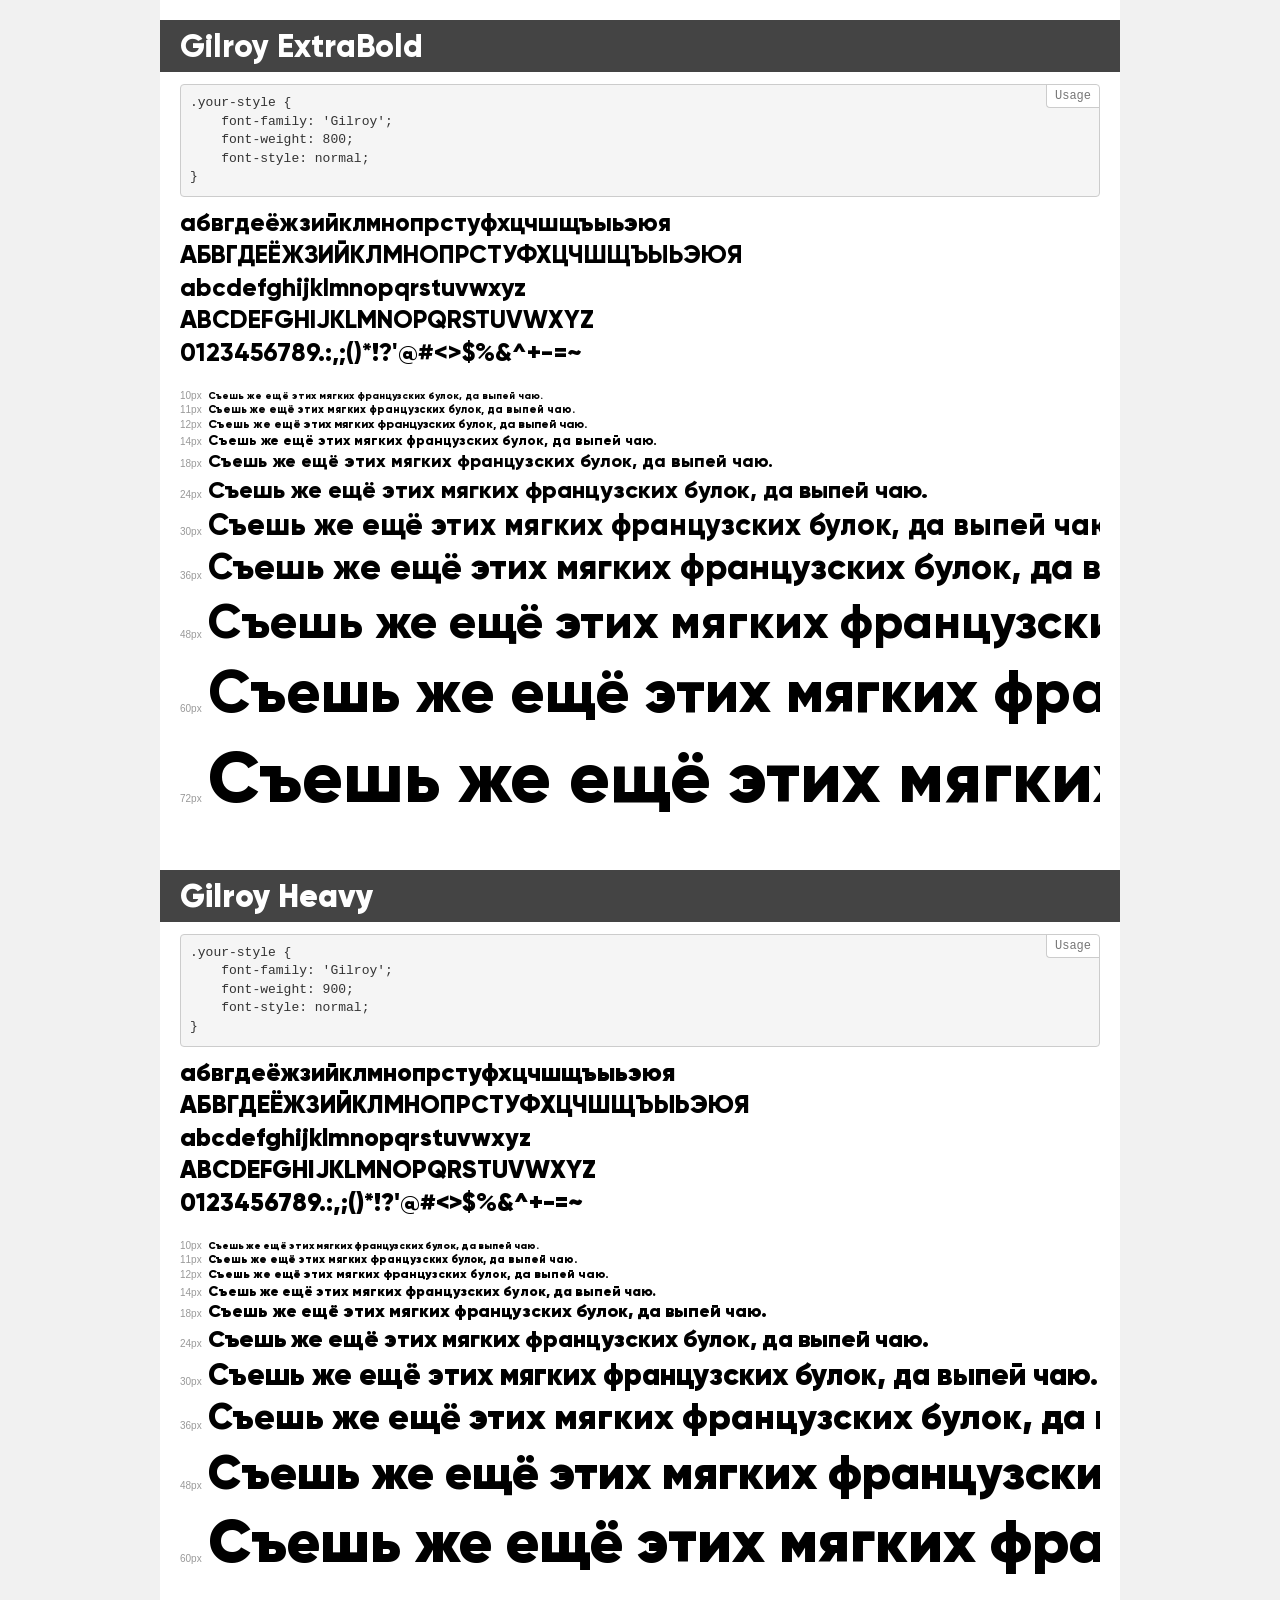
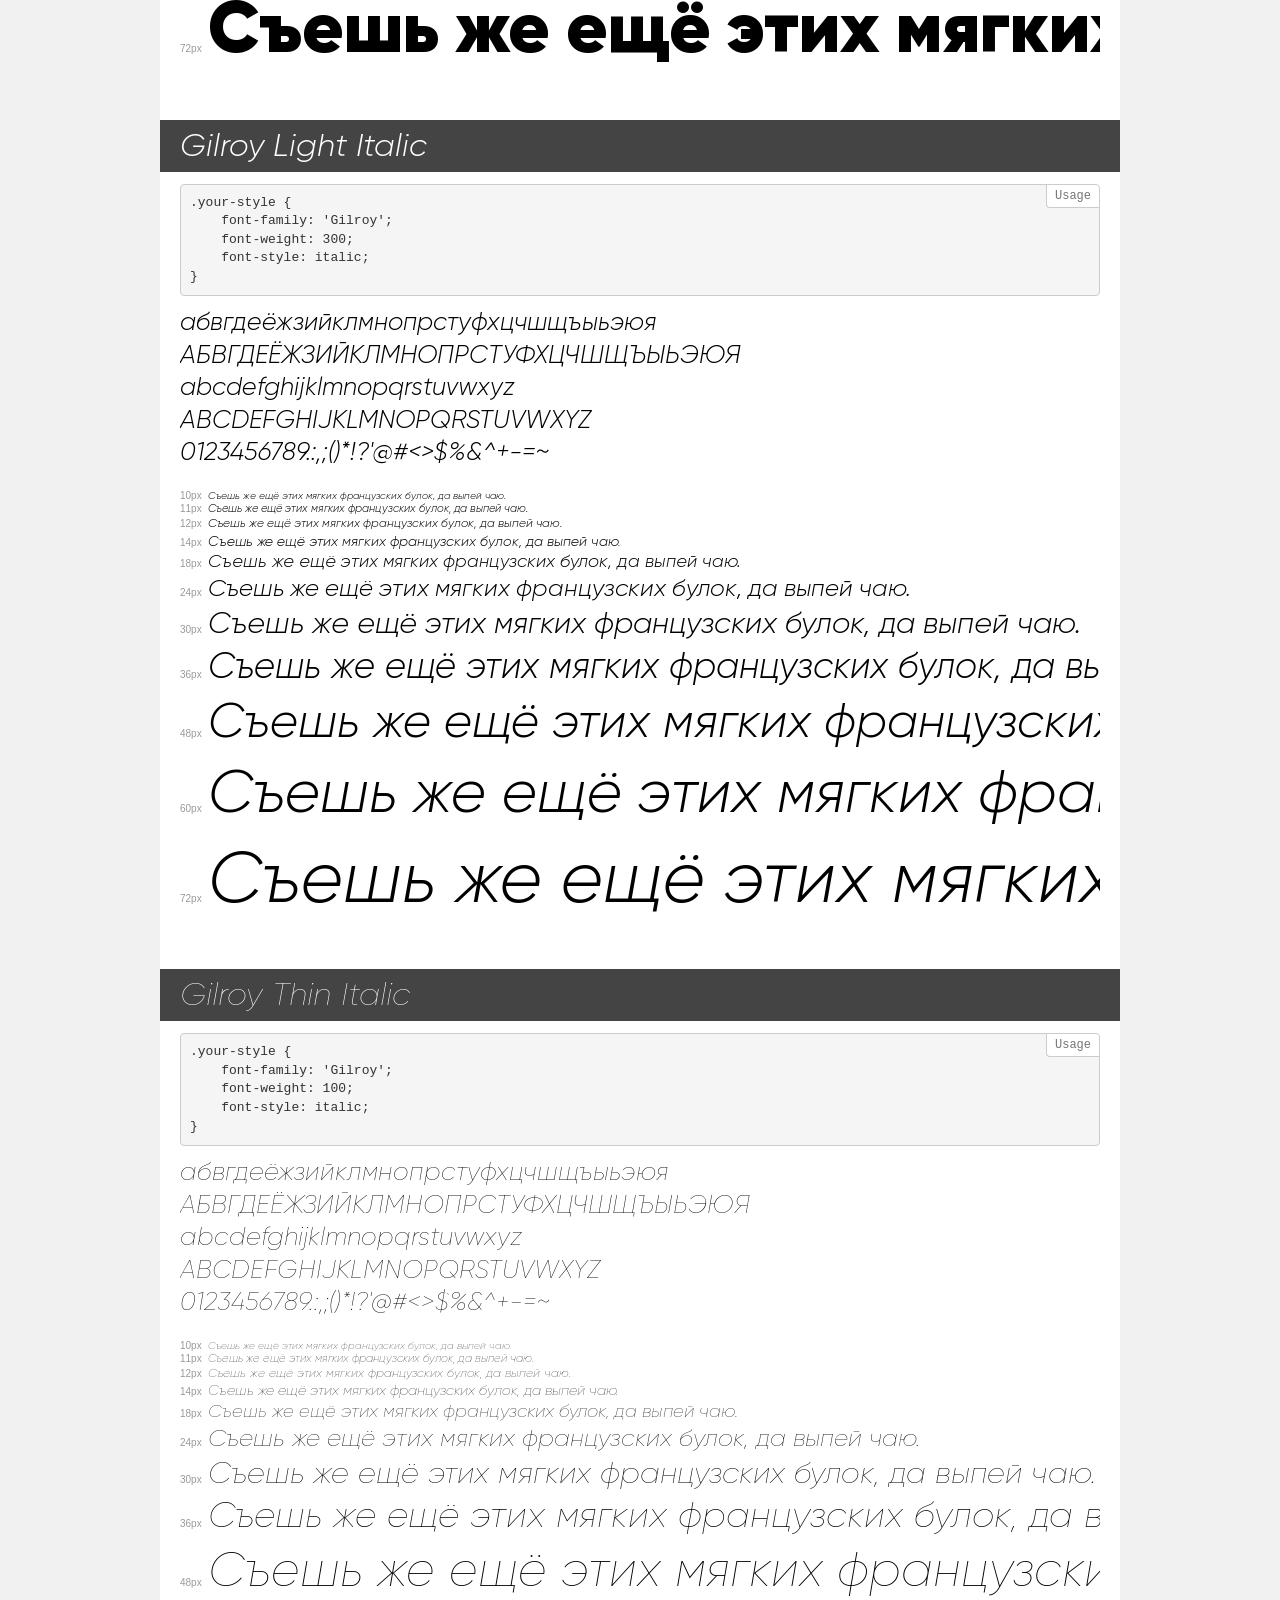
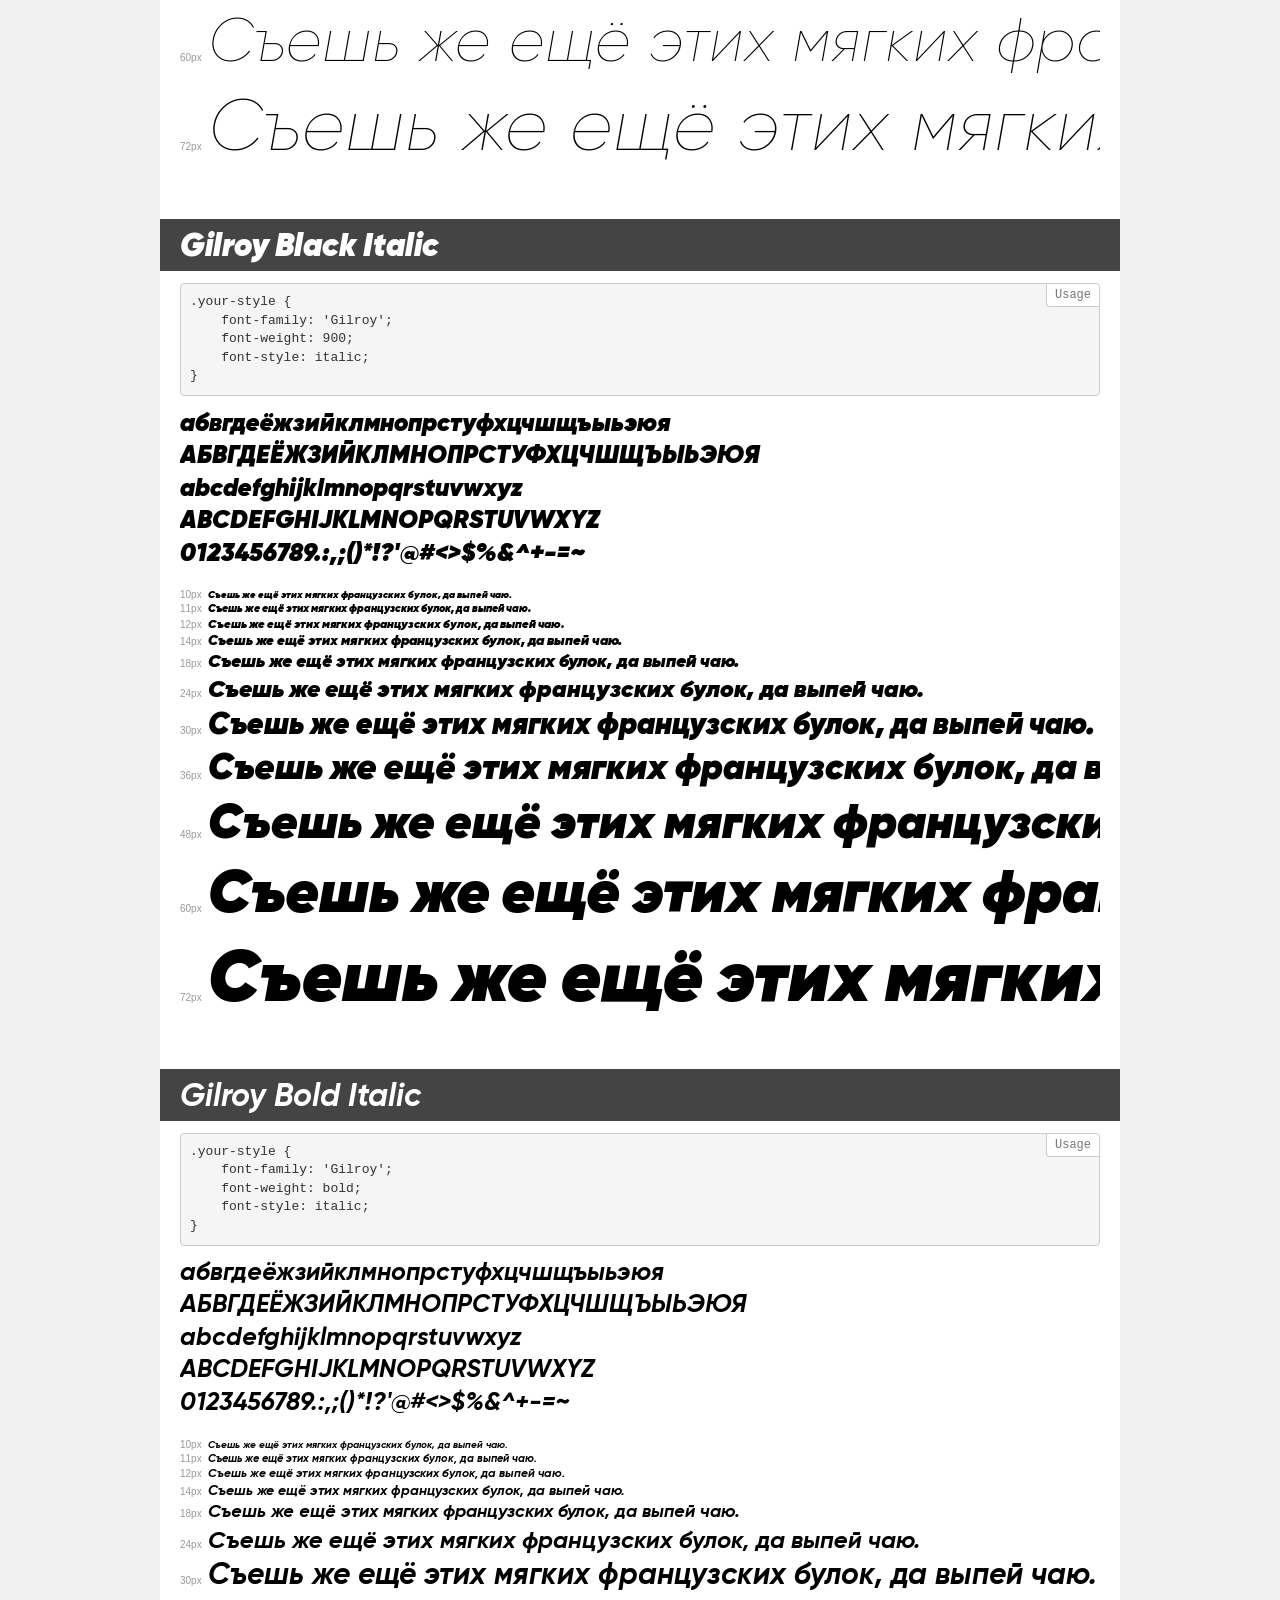
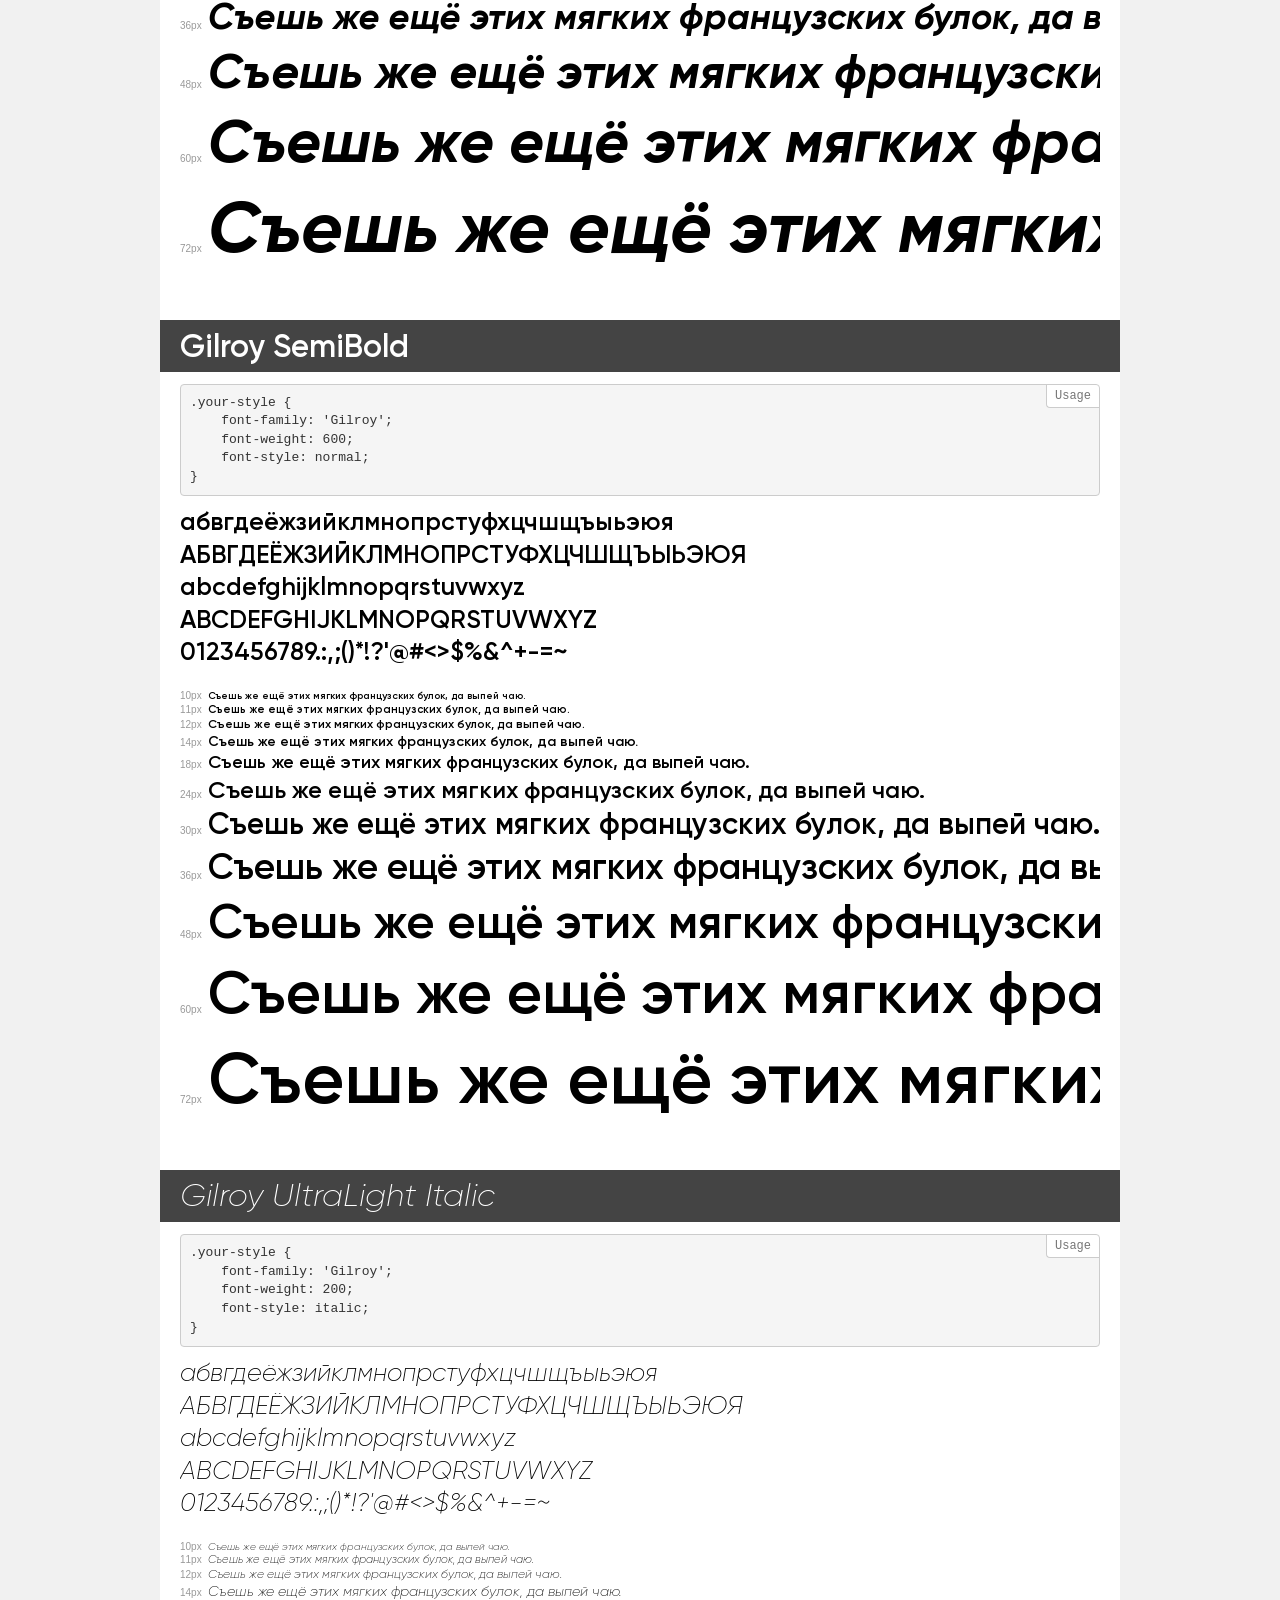
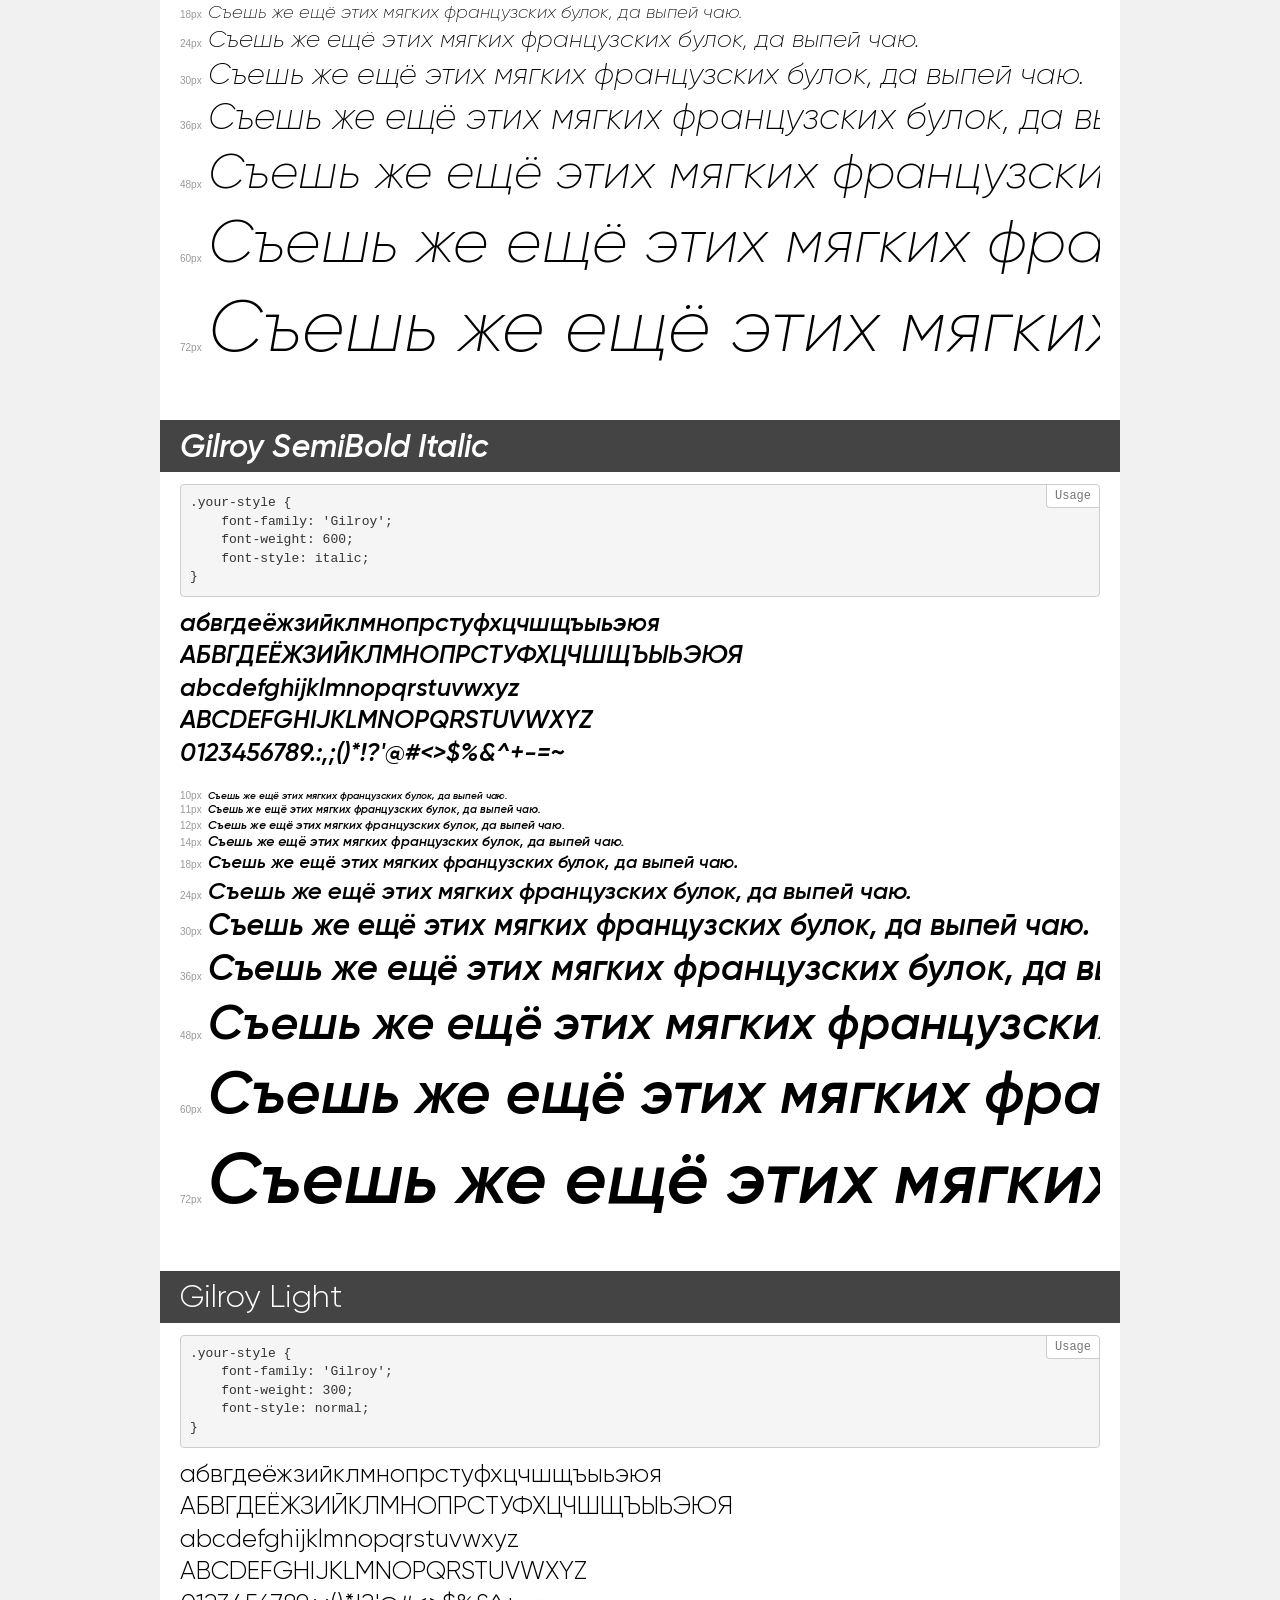
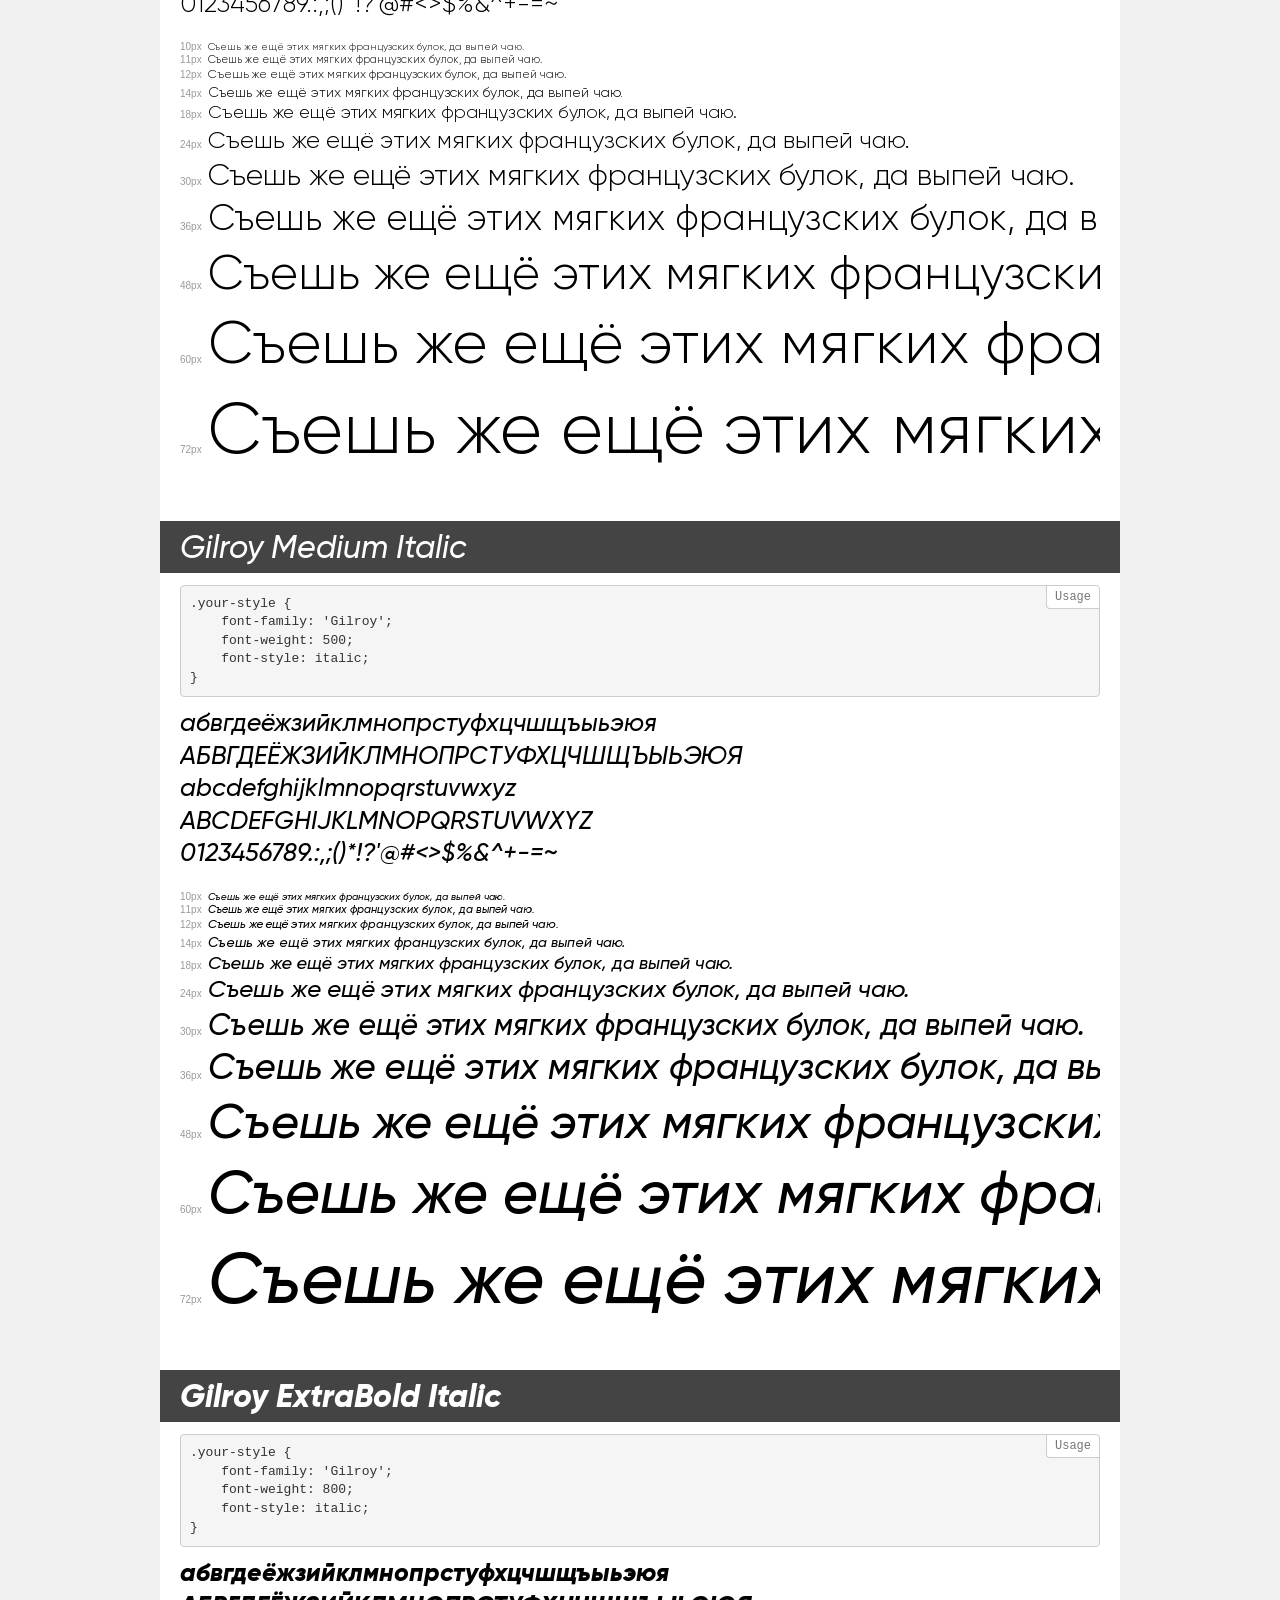
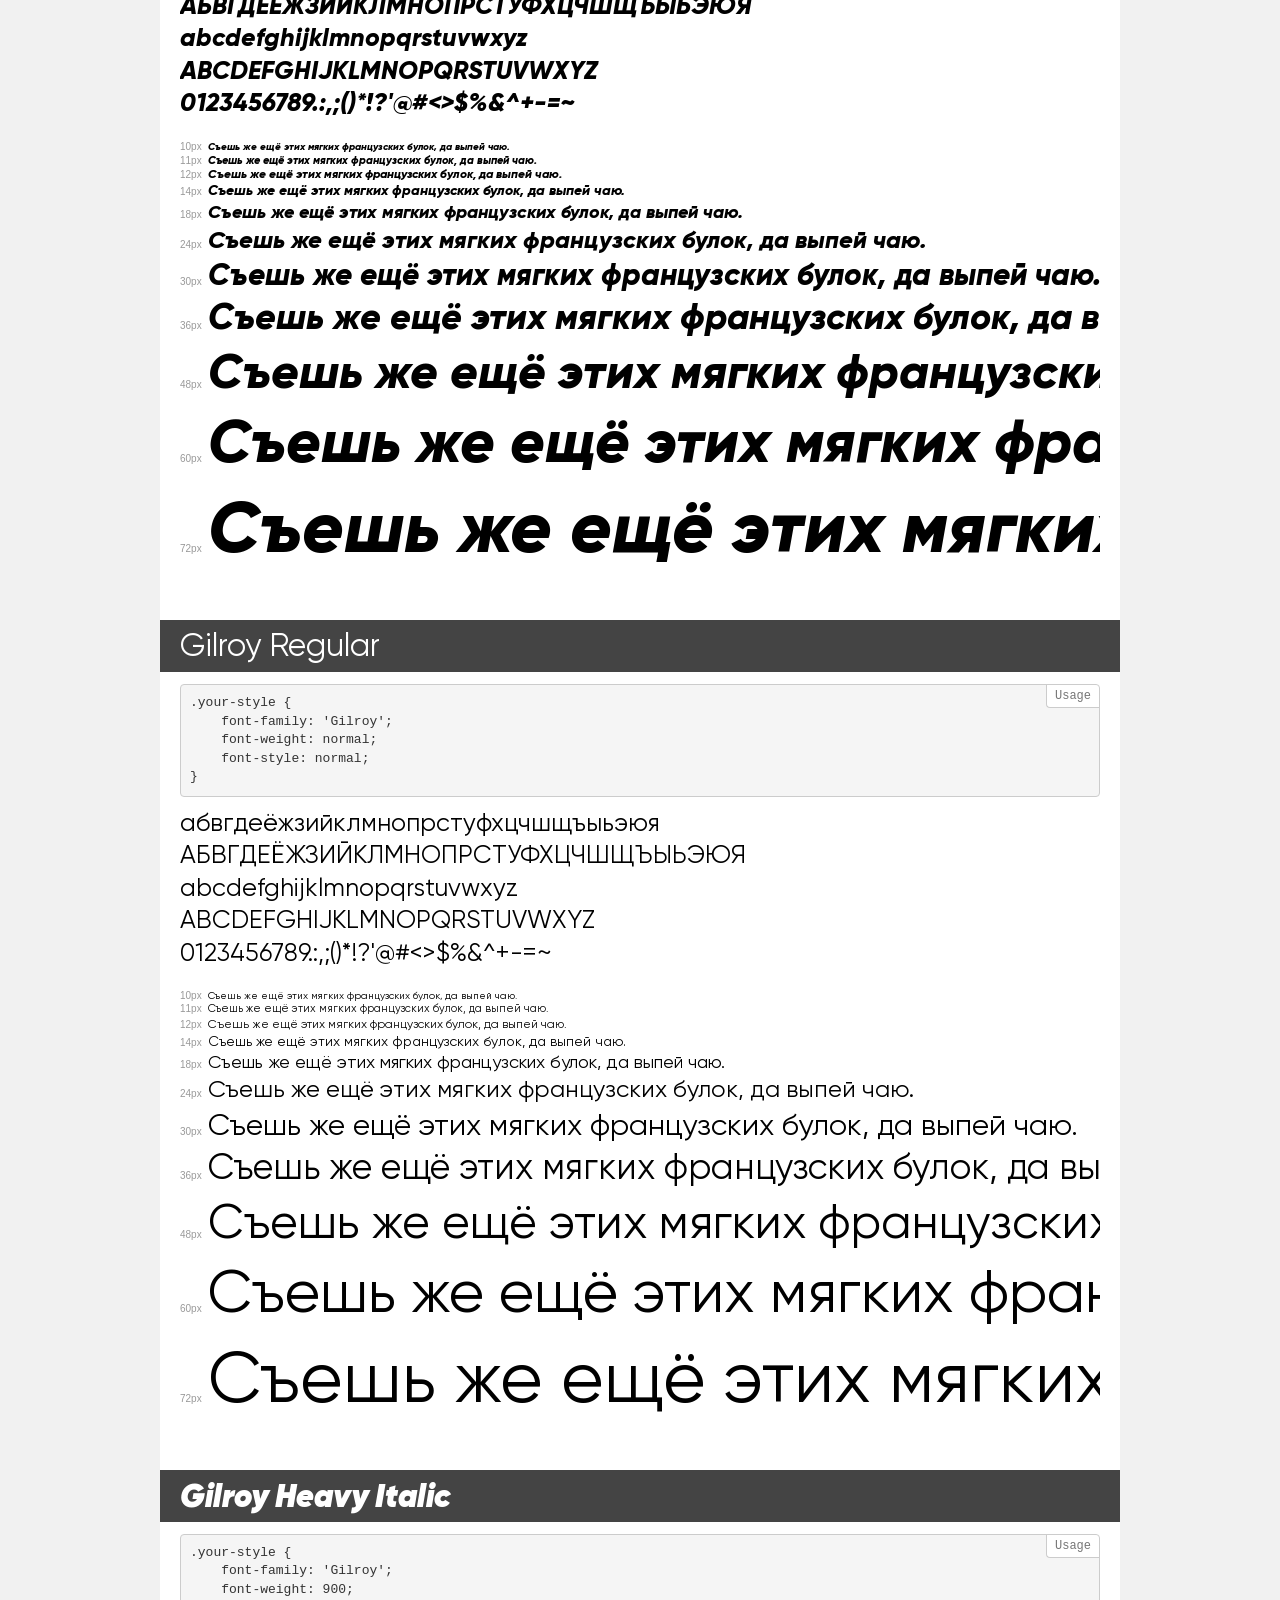
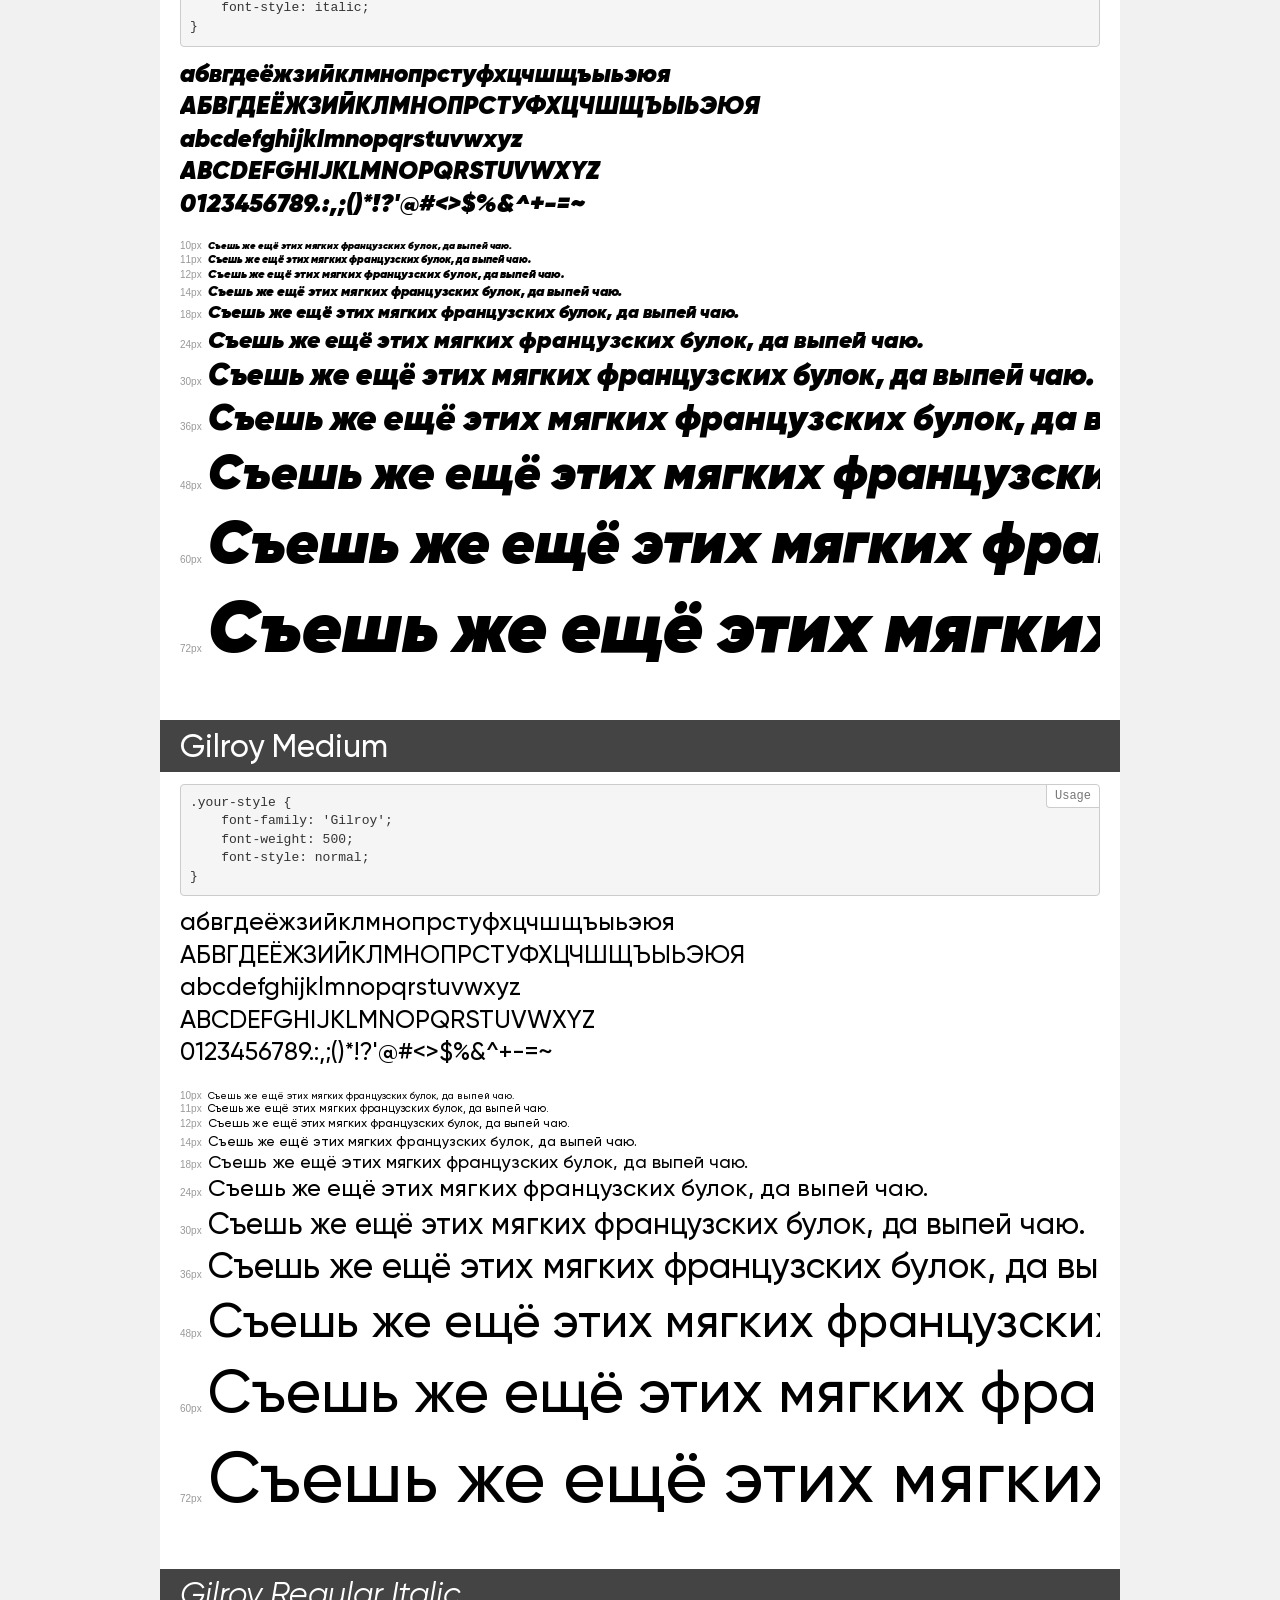
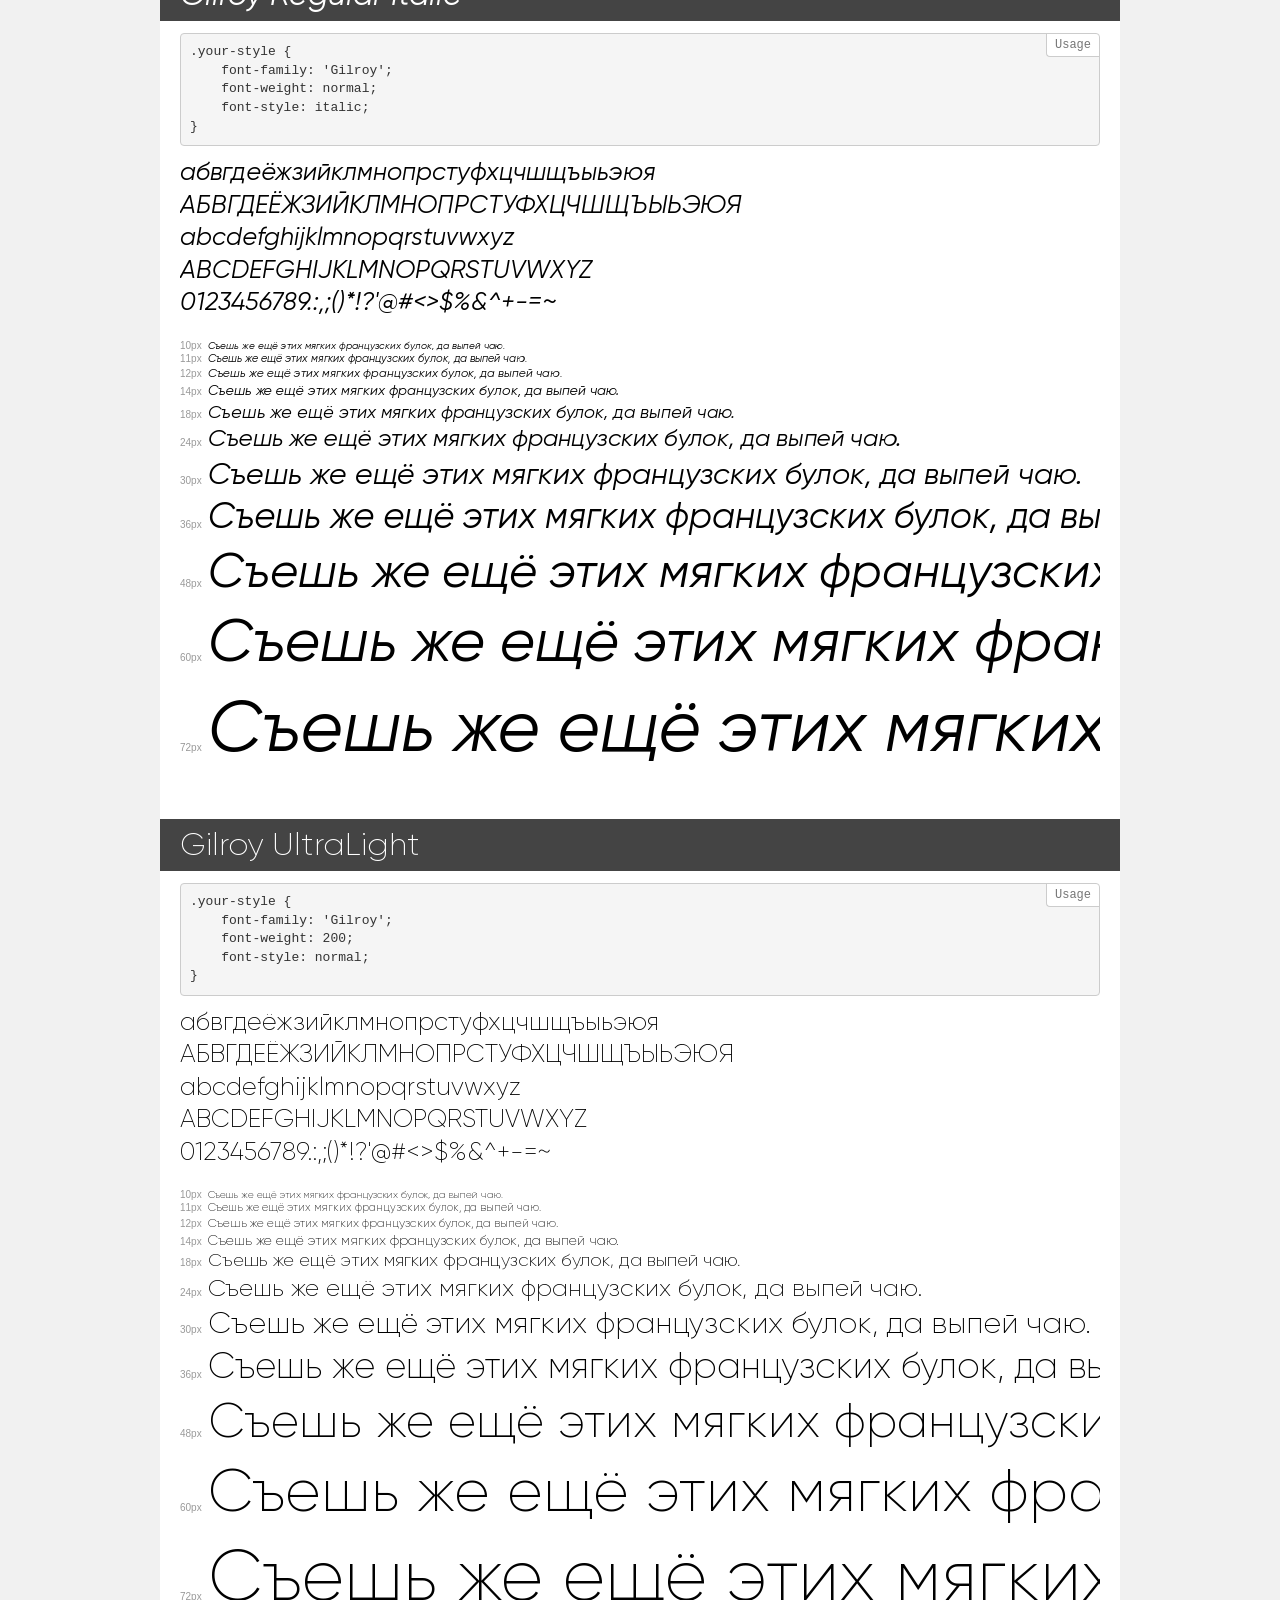
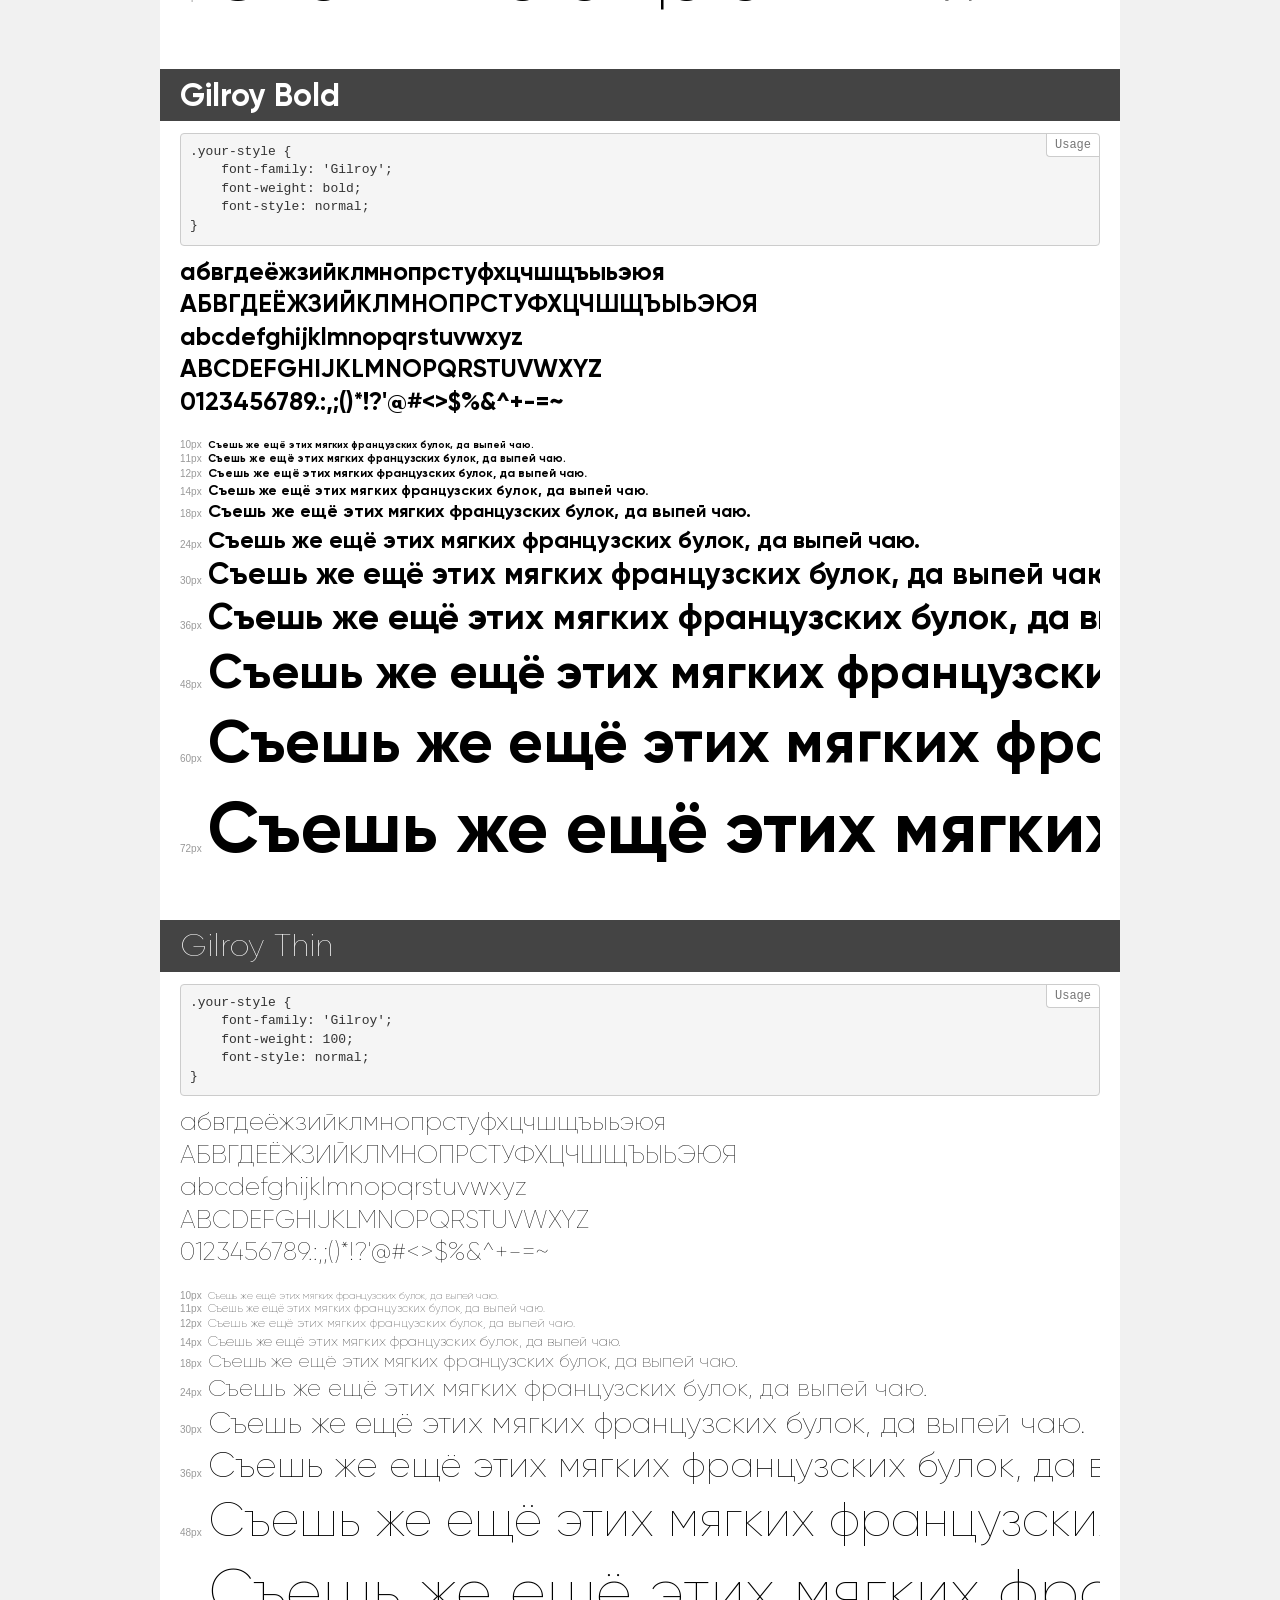
<file: public/fonts/Gilroy/demo.html>
<!DOCTYPE html>
<html>
<head>
    <meta charset="utf-8">
    <meta http-equiv="X-UA-Compatible" content="IE=edge">
    <meta name="viewport" content="width=device-width, initial-scale=1">
    <meta name="robots" content="noindex, noarchive">
    <meta name="format-detection" content="telephone=no">
    <title>Transfonter demo</title>
    <link href="stylesheet.css" rel="stylesheet">
    <style>
        /*
        http://meyerweb.com/eric/tools/css/reset/
        v2.0 | 20110126
        License: none (public domain)
        */
        html, body, div, span, applet, object, iframe,
        h1, h2, h3, h4, h5, h6, p, blockquote, pre,
        a, abbr, acronym, address, big, cite, code,
        del, dfn, em, img, ins, kbd, q, s, samp,
        small, strike, strong, sub, sup, tt, var,
        b, u, i, center,
        dl, dt, dd, ol, ul, li,
        fieldset, form, label, legend,
        table, caption, tbody, tfoot, thead, tr, th, td,
        article, aside, canvas, details, embed,
        figure, figcaption, footer, header, hgroup,
        menu, nav, output, ruby, section, summary,
        time, mark, audio, video {
            margin: 0;
            padding: 0;
            border: 0;
            font-size: 100%;
            font: inherit;
            vertical-align: baseline;
        }
        /* HTML5 display-role reset for older browsers */
        article, aside, details, figcaption, figure,
        footer, header, hgroup, menu, nav, section {
            display: block;
        }
        body {
            line-height: 1;
        }
        ol, ul {
            list-style: none;
        }
        blockquote, q {
            quotes: none;
        }
        blockquote:before, blockquote:after,
        q:before, q:after {
            content: '';
            content: none;
        }
        table {
            border-collapse: collapse;
            border-spacing: 0;
        }
        /* common styles */
        body {
            background: #f1f1f1;
            color: #000;
        }
        .page {
            background: #fff;
            width: 920px;
            margin: 0 auto;
            padding: 20px 20px 0 20px;
            overflow: hidden;
        }
        .font-container {
            overflow-x: auto;
            overflow-y: hidden;
            margin-bottom: 40px;
            line-height: 1.3;
            white-space: nowrap;
            padding-bottom: 5px;
        }
        h1 {
            position: relative;
            background: #444;
            font-size: 32px;
            color: #fff;
            padding: 10px 20px;
            margin: 0 -20px 12px -20px;
        }
        .letters {
            font-size: 25px;
            margin-bottom: 20px;
        }
        .s10:before {
            content: '10px';
        }
        .s11:before {
            content: '11px';
        }
        .s12:before {
            content: '12px';
        }
        .s14:before {
            content: '14px';
        }
        .s18:before {
            content: '18px';
        }
        .s24:before {
            content: '24px';
        }
        .s30:before {
            content: '30px';
        }
        .s36:before {
            content: '36px';
        }
        .s48:before {
            content: '48px';
        }
        .s60:before {
            content: '60px';
        }
        .s72:before {
            content: '72px';
        }
        .s10:before, .s11:before, .s12:before, .s14:before,
        .s18:before, .s24:before, .s30:before, .s36:before,
        .s48:before, .s60:before, .s72:before {
            font-family: Arial, sans-serif;
            font-size: 10px;
            font-weight: normal;
            font-style: normal;
            color: #999;
            padding-right: 6px;
        }
        pre {
            display: block;
            position: relative;
            padding: 9px;
            margin: 0 0 10px;
            font-family: Monaco, Menlo, Consolas, "Courier New", monospace !important;
            font-size: 13px;
            line-height: 1.428571429;
            color: #333;
            font-weight: normal !important;
            font-style: normal !important;
            background-color: #f5f5f5;
            border: 1px solid #ccc;
            overflow-x: auto;
            border-radius: 4px;
        }
        pre:after {
            display: block;
            position: absolute;
            right: 0;
            top: 0;
            content: 'Usage';
            line-height: 1;
            padding: 5px 8px;
            font-size: 12px;
            color: #767676;
            background-color: #fff;
            border: 1px solid #ccc;
            border-right: none;
            border-top: none;
            border-radius: 0 4px 0 4px;
            z-index: 10;
        }
        /* responsive */
        @media (max-width: 959px) {
            .page {
                width: auto;
                margin: 0;
            }
        }
    </style>
</head>
<body>
<div class="page">
    <div class="demo" style="font-family: 'Gilroy'; font-weight: 800; font-style: normal;">
        <h1>Gilroy ExtraBold</h1>
        <pre>.your-style {
    font-family: 'Gilroy';
    font-weight: 800;
    font-style: normal;
}</pre>
        <div class="font-container">
            <p class="letters">
                абвгдеёжзийклмнопрстуфхцчшщъыьэюя<br>
АБВГДЕЁЖЗИЙКЛМНОПРСТУФХЦЧШЩЪЫЬЭЮЯ<br>
abcdefghijklmnopqrstuvwxyz<br>
ABCDEFGHIJKLMNOPQRSTUVWXYZ<br>
                0123456789.:,;()*!?'@#<>$%&^+-=~
            </p>
            <p class="s10" style="font-size: 10px;">Съешь же ещё этих мягких французских булок, да выпей чаю.</p>
            <p class="s11" style="font-size: 11px;">Съешь же ещё этих мягких французских булок, да выпей чаю.</p>
            <p class="s12" style="font-size: 12px;">Съешь же ещё этих мягких французских булок, да выпей чаю.</p>
            <p class="s14" style="font-size: 14px;">Съешь же ещё этих мягких французских булок, да выпей чаю.</p>
            <p class="s18" style="font-size: 18px;">Съешь же ещё этих мягких французских булок, да выпей чаю.</p>
            <p class="s24" style="font-size: 24px;">Съешь же ещё этих мягких французских булок, да выпей чаю.</p>
            <p class="s30" style="font-size: 30px;">Съешь же ещё этих мягких французских булок, да выпей чаю.</p>
            <p class="s36" style="font-size: 36px;">Съешь же ещё этих мягких французских булок, да выпей чаю.</p>
            <p class="s48" style="font-size: 48px;">Съешь же ещё этих мягких французских булок, да выпей чаю.</p>
            <p class="s60" style="font-size: 60px;">Съешь же ещё этих мягких французских булок, да выпей чаю.</p>
            <p class="s72" style="font-size: 72px;">Съешь же ещё этих мягких французских булок, да выпей чаю.</p>
        </div>
    </div>
    <div class="demo" style="font-family: 'Gilroy'; font-weight: 900; font-style: normal;">
        <h1>Gilroy Heavy</h1>
        <pre>.your-style {
    font-family: 'Gilroy';
    font-weight: 900;
    font-style: normal;
}</pre>
        <div class="font-container">
            <p class="letters">
                абвгдеёжзийклмнопрстуфхцчшщъыьэюя<br>
АБВГДЕЁЖЗИЙКЛМНОПРСТУФХЦЧШЩЪЫЬЭЮЯ<br>
abcdefghijklmnopqrstuvwxyz<br>
ABCDEFGHIJKLMNOPQRSTUVWXYZ<br>
                0123456789.:,;()*!?'@#<>$%&^+-=~
            </p>
            <p class="s10" style="font-size: 10px;">Съешь же ещё этих мягких французских булок, да выпей чаю.</p>
            <p class="s11" style="font-size: 11px;">Съешь же ещё этих мягких французских булок, да выпей чаю.</p>
            <p class="s12" style="font-size: 12px;">Съешь же ещё этих мягких французских булок, да выпей чаю.</p>
            <p class="s14" style="font-size: 14px;">Съешь же ещё этих мягких французских булок, да выпей чаю.</p>
            <p class="s18" style="font-size: 18px;">Съешь же ещё этих мягких французских булок, да выпей чаю.</p>
            <p class="s24" style="font-size: 24px;">Съешь же ещё этих мягких французских булок, да выпей чаю.</p>
            <p class="s30" style="font-size: 30px;">Съешь же ещё этих мягких французских булок, да выпей чаю.</p>
            <p class="s36" style="font-size: 36px;">Съешь же ещё этих мягких французских булок, да выпей чаю.</p>
            <p class="s48" style="font-size: 48px;">Съешь же ещё этих мягких французских булок, да выпей чаю.</p>
            <p class="s60" style="font-size: 60px;">Съешь же ещё этих мягких французских булок, да выпей чаю.</p>
            <p class="s72" style="font-size: 72px;">Съешь же ещё этих мягких французских булок, да выпей чаю.</p>
        </div>
    </div>
    <div class="demo" style="font-family: 'Gilroy'; font-weight: 300; font-style: italic;">
        <h1>Gilroy Light Italic</h1>
        <pre>.your-style {
    font-family: 'Gilroy';
    font-weight: 300;
    font-style: italic;
}</pre>
        <div class="font-container">
            <p class="letters">
                абвгдеёжзийклмнопрстуфхцчшщъыьэюя<br>
АБВГДЕЁЖЗИЙКЛМНОПРСТУФХЦЧШЩЪЫЬЭЮЯ<br>
abcdefghijklmnopqrstuvwxyz<br>
ABCDEFGHIJKLMNOPQRSTUVWXYZ<br>
                0123456789.:,;()*!?'@#<>$%&^+-=~
            </p>
            <p class="s10" style="font-size: 10px;">Съешь же ещё этих мягких французских булок, да выпей чаю.</p>
            <p class="s11" style="font-size: 11px;">Съешь же ещё этих мягких французских булок, да выпей чаю.</p>
            <p class="s12" style="font-size: 12px;">Съешь же ещё этих мягких французских булок, да выпей чаю.</p>
            <p class="s14" style="font-size: 14px;">Съешь же ещё этих мягких французских булок, да выпей чаю.</p>
            <p class="s18" style="font-size: 18px;">Съешь же ещё этих мягких французских булок, да выпей чаю.</p>
            <p class="s24" style="font-size: 24px;">Съешь же ещё этих мягких французских булок, да выпей чаю.</p>
            <p class="s30" style="font-size: 30px;">Съешь же ещё этих мягких французских булок, да выпей чаю.</p>
            <p class="s36" style="font-size: 36px;">Съешь же ещё этих мягких французских булок, да выпей чаю.</p>
            <p class="s48" style="font-size: 48px;">Съешь же ещё этих мягких французских булок, да выпей чаю.</p>
            <p class="s60" style="font-size: 60px;">Съешь же ещё этих мягких французских булок, да выпей чаю.</p>
            <p class="s72" style="font-size: 72px;">Съешь же ещё этих мягких французских булок, да выпей чаю.</p>
        </div>
    </div>
    <div class="demo" style="font-family: 'Gilroy'; font-weight: 100; font-style: italic;">
        <h1>Gilroy Thin Italic</h1>
        <pre>.your-style {
    font-family: 'Gilroy';
    font-weight: 100;
    font-style: italic;
}</pre>
        <div class="font-container">
            <p class="letters">
                абвгдеёжзийклмнопрстуфхцчшщъыьэюя<br>
АБВГДЕЁЖЗИЙКЛМНОПРСТУФХЦЧШЩЪЫЬЭЮЯ<br>
abcdefghijklmnopqrstuvwxyz<br>
ABCDEFGHIJKLMNOPQRSTUVWXYZ<br>
                0123456789.:,;()*!?'@#<>$%&^+-=~
            </p>
            <p class="s10" style="font-size: 10px;">Съешь же ещё этих мягких французских булок, да выпей чаю.</p>
            <p class="s11" style="font-size: 11px;">Съешь же ещё этих мягких французских булок, да выпей чаю.</p>
            <p class="s12" style="font-size: 12px;">Съешь же ещё этих мягких французских булок, да выпей чаю.</p>
            <p class="s14" style="font-size: 14px;">Съешь же ещё этих мягких французских булок, да выпей чаю.</p>
            <p class="s18" style="font-size: 18px;">Съешь же ещё этих мягких французских булок, да выпей чаю.</p>
            <p class="s24" style="font-size: 24px;">Съешь же ещё этих мягких французских булок, да выпей чаю.</p>
            <p class="s30" style="font-size: 30px;">Съешь же ещё этих мягких французских булок, да выпей чаю.</p>
            <p class="s36" style="font-size: 36px;">Съешь же ещё этих мягких французских булок, да выпей чаю.</p>
            <p class="s48" style="font-size: 48px;">Съешь же ещё этих мягких французских булок, да выпей чаю.</p>
            <p class="s60" style="font-size: 60px;">Съешь же ещё этих мягких французских булок, да выпей чаю.</p>
            <p class="s72" style="font-size: 72px;">Съешь же ещё этих мягких французских булок, да выпей чаю.</p>
        </div>
    </div>
    <div class="demo" style="font-family: 'Gilroy'; font-weight: 900; font-style: italic;">
        <h1>Gilroy Black Italic</h1>
        <pre>.your-style {
    font-family: 'Gilroy';
    font-weight: 900;
    font-style: italic;
}</pre>
        <div class="font-container">
            <p class="letters">
                абвгдеёжзийклмнопрстуфхцчшщъыьэюя<br>
АБВГДЕЁЖЗИЙКЛМНОПРСТУФХЦЧШЩЪЫЬЭЮЯ<br>
abcdefghijklmnopqrstuvwxyz<br>
ABCDEFGHIJKLMNOPQRSTUVWXYZ<br>
                0123456789.:,;()*!?'@#<>$%&^+-=~
            </p>
            <p class="s10" style="font-size: 10px;">Съешь же ещё этих мягких французских булок, да выпей чаю.</p>
            <p class="s11" style="font-size: 11px;">Съешь же ещё этих мягких французских булок, да выпей чаю.</p>
            <p class="s12" style="font-size: 12px;">Съешь же ещё этих мягких французских булок, да выпей чаю.</p>
            <p class="s14" style="font-size: 14px;">Съешь же ещё этих мягких французских булок, да выпей чаю.</p>
            <p class="s18" style="font-size: 18px;">Съешь же ещё этих мягких французских булок, да выпей чаю.</p>
            <p class="s24" style="font-size: 24px;">Съешь же ещё этих мягких французских булок, да выпей чаю.</p>
            <p class="s30" style="font-size: 30px;">Съешь же ещё этих мягких французских булок, да выпей чаю.</p>
            <p class="s36" style="font-size: 36px;">Съешь же ещё этих мягких французских булок, да выпей чаю.</p>
            <p class="s48" style="font-size: 48px;">Съешь же ещё этих мягких французских булок, да выпей чаю.</p>
            <p class="s60" style="font-size: 60px;">Съешь же ещё этих мягких французских булок, да выпей чаю.</p>
            <p class="s72" style="font-size: 72px;">Съешь же ещё этих мягких французских булок, да выпей чаю.</p>
        </div>
    </div>
    <div class="demo" style="font-family: 'Gilroy'; font-weight: bold; font-style: italic;">
        <h1>Gilroy Bold Italic</h1>
        <pre>.your-style {
    font-family: 'Gilroy';
    font-weight: bold;
    font-style: italic;
}</pre>
        <div class="font-container">
            <p class="letters">
                абвгдеёжзийклмнопрстуфхцчшщъыьэюя<br>
АБВГДЕЁЖЗИЙКЛМНОПРСТУФХЦЧШЩЪЫЬЭЮЯ<br>
abcdefghijklmnopqrstuvwxyz<br>
ABCDEFGHIJKLMNOPQRSTUVWXYZ<br>
                0123456789.:,;()*!?'@#<>$%&^+-=~
            </p>
            <p class="s10" style="font-size: 10px;">Съешь же ещё этих мягких французских булок, да выпей чаю.</p>
            <p class="s11" style="font-size: 11px;">Съешь же ещё этих мягких французских булок, да выпей чаю.</p>
            <p class="s12" style="font-size: 12px;">Съешь же ещё этих мягких французских булок, да выпей чаю.</p>
            <p class="s14" style="font-size: 14px;">Съешь же ещё этих мягких французских булок, да выпей чаю.</p>
            <p class="s18" style="font-size: 18px;">Съешь же ещё этих мягких французских булок, да выпей чаю.</p>
            <p class="s24" style="font-size: 24px;">Съешь же ещё этих мягких французских булок, да выпей чаю.</p>
            <p class="s30" style="font-size: 30px;">Съешь же ещё этих мягких французских булок, да выпей чаю.</p>
            <p class="s36" style="font-size: 36px;">Съешь же ещё этих мягких французских булок, да выпей чаю.</p>
            <p class="s48" style="font-size: 48px;">Съешь же ещё этих мягких французских булок, да выпей чаю.</p>
            <p class="s60" style="font-size: 60px;">Съешь же ещё этих мягких французских булок, да выпей чаю.</p>
            <p class="s72" style="font-size: 72px;">Съешь же ещё этих мягких французских булок, да выпей чаю.</p>
        </div>
    </div>
    <div class="demo" style="font-family: 'Gilroy'; font-weight: 600; font-style: normal;">
        <h1>Gilroy SemiBold</h1>
        <pre>.your-style {
    font-family: 'Gilroy';
    font-weight: 600;
    font-style: normal;
}</pre>
        <div class="font-container">
            <p class="letters">
                абвгдеёжзийклмнопрстуфхцчшщъыьэюя<br>
АБВГДЕЁЖЗИЙКЛМНОПРСТУФХЦЧШЩЪЫЬЭЮЯ<br>
abcdefghijklmnopqrstuvwxyz<br>
ABCDEFGHIJKLMNOPQRSTUVWXYZ<br>
                0123456789.:,;()*!?'@#<>$%&^+-=~
            </p>
            <p class="s10" style="font-size: 10px;">Съешь же ещё этих мягких французских булок, да выпей чаю.</p>
            <p class="s11" style="font-size: 11px;">Съешь же ещё этих мягких французских булок, да выпей чаю.</p>
            <p class="s12" style="font-size: 12px;">Съешь же ещё этих мягких французских булок, да выпей чаю.</p>
            <p class="s14" style="font-size: 14px;">Съешь же ещё этих мягких французских булок, да выпей чаю.</p>
            <p class="s18" style="font-size: 18px;">Съешь же ещё этих мягких французских булок, да выпей чаю.</p>
            <p class="s24" style="font-size: 24px;">Съешь же ещё этих мягких французских булок, да выпей чаю.</p>
            <p class="s30" style="font-size: 30px;">Съешь же ещё этих мягких французских булок, да выпей чаю.</p>
            <p class="s36" style="font-size: 36px;">Съешь же ещё этих мягких французских булок, да выпей чаю.</p>
            <p class="s48" style="font-size: 48px;">Съешь же ещё этих мягких французских булок, да выпей чаю.</p>
            <p class="s60" style="font-size: 60px;">Съешь же ещё этих мягких французских булок, да выпей чаю.</p>
            <p class="s72" style="font-size: 72px;">Съешь же ещё этих мягких французских булок, да выпей чаю.</p>
        </div>
    </div>
    <div class="demo" style="font-family: 'Gilroy'; font-weight: 200; font-style: italic;">
        <h1>Gilroy UltraLight Italic</h1>
        <pre>.your-style {
    font-family: 'Gilroy';
    font-weight: 200;
    font-style: italic;
}</pre>
        <div class="font-container">
            <p class="letters">
                абвгдеёжзийклмнопрстуфхцчшщъыьэюя<br>
АБВГДЕЁЖЗИЙКЛМНОПРСТУФХЦЧШЩЪЫЬЭЮЯ<br>
abcdefghijklmnopqrstuvwxyz<br>
ABCDEFGHIJKLMNOPQRSTUVWXYZ<br>
                0123456789.:,;()*!?'@#<>$%&^+-=~
            </p>
            <p class="s10" style="font-size: 10px;">Съешь же ещё этих мягких французских булок, да выпей чаю.</p>
            <p class="s11" style="font-size: 11px;">Съешь же ещё этих мягких французских булок, да выпей чаю.</p>
            <p class="s12" style="font-size: 12px;">Съешь же ещё этих мягких французских булок, да выпей чаю.</p>
            <p class="s14" style="font-size: 14px;">Съешь же ещё этих мягких французских булок, да выпей чаю.</p>
            <p class="s18" style="font-size: 18px;">Съешь же ещё этих мягких французских булок, да выпей чаю.</p>
            <p class="s24" style="font-size: 24px;">Съешь же ещё этих мягких французских булок, да выпей чаю.</p>
            <p class="s30" style="font-size: 30px;">Съешь же ещё этих мягких французских булок, да выпей чаю.</p>
            <p class="s36" style="font-size: 36px;">Съешь же ещё этих мягких французских булок, да выпей чаю.</p>
            <p class="s48" style="font-size: 48px;">Съешь же ещё этих мягких французских булок, да выпей чаю.</p>
            <p class="s60" style="font-size: 60px;">Съешь же ещё этих мягких французских булок, да выпей чаю.</p>
            <p class="s72" style="font-size: 72px;">Съешь же ещё этих мягких французских булок, да выпей чаю.</p>
        </div>
    </div>
    <div class="demo" style="font-family: 'Gilroy'; font-weight: 600; font-style: italic;">
        <h1>Gilroy SemiBold Italic</h1>
        <pre>.your-style {
    font-family: 'Gilroy';
    font-weight: 600;
    font-style: italic;
}</pre>
        <div class="font-container">
            <p class="letters">
                абвгдеёжзийклмнопрстуфхцчшщъыьэюя<br>
АБВГДЕЁЖЗИЙКЛМНОПРСТУФХЦЧШЩЪЫЬЭЮЯ<br>
abcdefghijklmnopqrstuvwxyz<br>
ABCDEFGHIJKLMNOPQRSTUVWXYZ<br>
                0123456789.:,;()*!?'@#<>$%&^+-=~
            </p>
            <p class="s10" style="font-size: 10px;">Съешь же ещё этих мягких французских булок, да выпей чаю.</p>
            <p class="s11" style="font-size: 11px;">Съешь же ещё этих мягких французских булок, да выпей чаю.</p>
            <p class="s12" style="font-size: 12px;">Съешь же ещё этих мягких французских булок, да выпей чаю.</p>
            <p class="s14" style="font-size: 14px;">Съешь же ещё этих мягких французских булок, да выпей чаю.</p>
            <p class="s18" style="font-size: 18px;">Съешь же ещё этих мягких французских булок, да выпей чаю.</p>
            <p class="s24" style="font-size: 24px;">Съешь же ещё этих мягких французских булок, да выпей чаю.</p>
            <p class="s30" style="font-size: 30px;">Съешь же ещё этих мягких французских булок, да выпей чаю.</p>
            <p class="s36" style="font-size: 36px;">Съешь же ещё этих мягких французских булок, да выпей чаю.</p>
            <p class="s48" style="font-size: 48px;">Съешь же ещё этих мягких французских булок, да выпей чаю.</p>
            <p class="s60" style="font-size: 60px;">Съешь же ещё этих мягких французских булок, да выпей чаю.</p>
            <p class="s72" style="font-size: 72px;">Съешь же ещё этих мягких французских булок, да выпей чаю.</p>
        </div>
    </div>
    <div class="demo" style="font-family: 'Gilroy'; font-weight: 300; font-style: normal;">
        <h1>Gilroy Light</h1>
        <pre>.your-style {
    font-family: 'Gilroy';
    font-weight: 300;
    font-style: normal;
}</pre>
        <div class="font-container">
            <p class="letters">
                абвгдеёжзийклмнопрстуфхцчшщъыьэюя<br>
АБВГДЕЁЖЗИЙКЛМНОПРСТУФХЦЧШЩЪЫЬЭЮЯ<br>
abcdefghijklmnopqrstuvwxyz<br>
ABCDEFGHIJKLMNOPQRSTUVWXYZ<br>
                0123456789.:,;()*!?'@#<>$%&^+-=~
            </p>
            <p class="s10" style="font-size: 10px;">Съешь же ещё этих мягких французских булок, да выпей чаю.</p>
            <p class="s11" style="font-size: 11px;">Съешь же ещё этих мягких французских булок, да выпей чаю.</p>
            <p class="s12" style="font-size: 12px;">Съешь же ещё этих мягких французских булок, да выпей чаю.</p>
            <p class="s14" style="font-size: 14px;">Съешь же ещё этих мягких французских булок, да выпей чаю.</p>
            <p class="s18" style="font-size: 18px;">Съешь же ещё этих мягких французских булок, да выпей чаю.</p>
            <p class="s24" style="font-size: 24px;">Съешь же ещё этих мягких французских булок, да выпей чаю.</p>
            <p class="s30" style="font-size: 30px;">Съешь же ещё этих мягких французских булок, да выпей чаю.</p>
            <p class="s36" style="font-size: 36px;">Съешь же ещё этих мягких французских булок, да выпей чаю.</p>
            <p class="s48" style="font-size: 48px;">Съешь же ещё этих мягких французских булок, да выпей чаю.</p>
            <p class="s60" style="font-size: 60px;">Съешь же ещё этих мягких французских булок, да выпей чаю.</p>
            <p class="s72" style="font-size: 72px;">Съешь же ещё этих мягких французских булок, да выпей чаю.</p>
        </div>
    </div>
    <div class="demo" style="font-family: 'Gilroy'; font-weight: 500; font-style: italic;">
        <h1>Gilroy Medium Italic</h1>
        <pre>.your-style {
    font-family: 'Gilroy';
    font-weight: 500;
    font-style: italic;
}</pre>
        <div class="font-container">
            <p class="letters">
                абвгдеёжзийклмнопрстуфхцчшщъыьэюя<br>
АБВГДЕЁЖЗИЙКЛМНОПРСТУФХЦЧШЩЪЫЬЭЮЯ<br>
abcdefghijklmnopqrstuvwxyz<br>
ABCDEFGHIJKLMNOPQRSTUVWXYZ<br>
                0123456789.:,;()*!?'@#<>$%&^+-=~
            </p>
            <p class="s10" style="font-size: 10px;">Съешь же ещё этих мягких французских булок, да выпей чаю.</p>
            <p class="s11" style="font-size: 11px;">Съешь же ещё этих мягких французских булок, да выпей чаю.</p>
            <p class="s12" style="font-size: 12px;">Съешь же ещё этих мягких французских булок, да выпей чаю.</p>
            <p class="s14" style="font-size: 14px;">Съешь же ещё этих мягких французских булок, да выпей чаю.</p>
            <p class="s18" style="font-size: 18px;">Съешь же ещё этих мягких французских булок, да выпей чаю.</p>
            <p class="s24" style="font-size: 24px;">Съешь же ещё этих мягких французских булок, да выпей чаю.</p>
            <p class="s30" style="font-size: 30px;">Съешь же ещё этих мягких французских булок, да выпей чаю.</p>
            <p class="s36" style="font-size: 36px;">Съешь же ещё этих мягких французских булок, да выпей чаю.</p>
            <p class="s48" style="font-size: 48px;">Съешь же ещё этих мягких французских булок, да выпей чаю.</p>
            <p class="s60" style="font-size: 60px;">Съешь же ещё этих мягких французских булок, да выпей чаю.</p>
            <p class="s72" style="font-size: 72px;">Съешь же ещё этих мягких французских булок, да выпей чаю.</p>
        </div>
    </div>
    <div class="demo" style="font-family: 'Gilroy'; font-weight: 800; font-style: italic;">
        <h1>Gilroy ExtraBold Italic</h1>
        <pre>.your-style {
    font-family: 'Gilroy';
    font-weight: 800;
    font-style: italic;
}</pre>
        <div class="font-container">
            <p class="letters">
                абвгдеёжзийклмнопрстуфхцчшщъыьэюя<br>
АБВГДЕЁЖЗИЙКЛМНОПРСТУФХЦЧШЩЪЫЬЭЮЯ<br>
abcdefghijklmnopqrstuvwxyz<br>
ABCDEFGHIJKLMNOPQRSTUVWXYZ<br>
                0123456789.:,;()*!?'@#<>$%&^+-=~
            </p>
            <p class="s10" style="font-size: 10px;">Съешь же ещё этих мягких французских булок, да выпей чаю.</p>
            <p class="s11" style="font-size: 11px;">Съешь же ещё этих мягких французских булок, да выпей чаю.</p>
            <p class="s12" style="font-size: 12px;">Съешь же ещё этих мягких французских булок, да выпей чаю.</p>
            <p class="s14" style="font-size: 14px;">Съешь же ещё этих мягких французских булок, да выпей чаю.</p>
            <p class="s18" style="font-size: 18px;">Съешь же ещё этих мягких французских булок, да выпей чаю.</p>
            <p class="s24" style="font-size: 24px;">Съешь же ещё этих мягких французских булок, да выпей чаю.</p>
            <p class="s30" style="font-size: 30px;">Съешь же ещё этих мягких французских булок, да выпей чаю.</p>
            <p class="s36" style="font-size: 36px;">Съешь же ещё этих мягких французских булок, да выпей чаю.</p>
            <p class="s48" style="font-size: 48px;">Съешь же ещё этих мягких французских булок, да выпей чаю.</p>
            <p class="s60" style="font-size: 60px;">Съешь же ещё этих мягких французских булок, да выпей чаю.</p>
            <p class="s72" style="font-size: 72px;">Съешь же ещё этих мягких французских булок, да выпей чаю.</p>
        </div>
    </div>
    <div class="demo" style="font-family: 'Gilroy'; font-weight: normal; font-style: normal;">
        <h1>Gilroy Regular</h1>
        <pre>.your-style {
    font-family: 'Gilroy';
    font-weight: normal;
    font-style: normal;
}</pre>
        <div class="font-container">
            <p class="letters">
                абвгдеёжзийклмнопрстуфхцчшщъыьэюя<br>
АБВГДЕЁЖЗИЙКЛМНОПРСТУФХЦЧШЩЪЫЬЭЮЯ<br>
abcdefghijklmnopqrstuvwxyz<br>
ABCDEFGHIJKLMNOPQRSTUVWXYZ<br>
                0123456789.:,;()*!?'@#<>$%&^+-=~
            </p>
            <p class="s10" style="font-size: 10px;">Съешь же ещё этих мягких французских булок, да выпей чаю.</p>
            <p class="s11" style="font-size: 11px;">Съешь же ещё этих мягких французских булок, да выпей чаю.</p>
            <p class="s12" style="font-size: 12px;">Съешь же ещё этих мягких французских булок, да выпей чаю.</p>
            <p class="s14" style="font-size: 14px;">Съешь же ещё этих мягких французских булок, да выпей чаю.</p>
            <p class="s18" style="font-size: 18px;">Съешь же ещё этих мягких французских булок, да выпей чаю.</p>
            <p class="s24" style="font-size: 24px;">Съешь же ещё этих мягких французских булок, да выпей чаю.</p>
            <p class="s30" style="font-size: 30px;">Съешь же ещё этих мягких французских булок, да выпей чаю.</p>
            <p class="s36" style="font-size: 36px;">Съешь же ещё этих мягких французских булок, да выпей чаю.</p>
            <p class="s48" style="font-size: 48px;">Съешь же ещё этих мягких французских булок, да выпей чаю.</p>
            <p class="s60" style="font-size: 60px;">Съешь же ещё этих мягких французских булок, да выпей чаю.</p>
            <p class="s72" style="font-size: 72px;">Съешь же ещё этих мягких французских булок, да выпей чаю.</p>
        </div>
    </div>
    <div class="demo" style="font-family: 'Gilroy'; font-weight: 900; font-style: italic;">
        <h1>Gilroy Heavy Italic</h1>
        <pre>.your-style {
    font-family: 'Gilroy';
    font-weight: 900;
    font-style: italic;
}</pre>
        <div class="font-container">
            <p class="letters">
                абвгдеёжзийклмнопрстуфхцчшщъыьэюя<br>
АБВГДЕЁЖЗИЙКЛМНОПРСТУФХЦЧШЩЪЫЬЭЮЯ<br>
abcdefghijklmnopqrstuvwxyz<br>
ABCDEFGHIJKLMNOPQRSTUVWXYZ<br>
                0123456789.:,;()*!?'@#<>$%&^+-=~
            </p>
            <p class="s10" style="font-size: 10px;">Съешь же ещё этих мягких французских булок, да выпей чаю.</p>
            <p class="s11" style="font-size: 11px;">Съешь же ещё этих мягких французских булок, да выпей чаю.</p>
            <p class="s12" style="font-size: 12px;">Съешь же ещё этих мягких французских булок, да выпей чаю.</p>
            <p class="s14" style="font-size: 14px;">Съешь же ещё этих мягких французских булок, да выпей чаю.</p>
            <p class="s18" style="font-size: 18px;">Съешь же ещё этих мягких французских булок, да выпей чаю.</p>
            <p class="s24" style="font-size: 24px;">Съешь же ещё этих мягких французских булок, да выпей чаю.</p>
            <p class="s30" style="font-size: 30px;">Съешь же ещё этих мягких французских булок, да выпей чаю.</p>
            <p class="s36" style="font-size: 36px;">Съешь же ещё этих мягких французских булок, да выпей чаю.</p>
            <p class="s48" style="font-size: 48px;">Съешь же ещё этих мягких французских булок, да выпей чаю.</p>
            <p class="s60" style="font-size: 60px;">Съешь же ещё этих мягких французских булок, да выпей чаю.</p>
            <p class="s72" style="font-size: 72px;">Съешь же ещё этих мягких французских булок, да выпей чаю.</p>
        </div>
    </div>
    <div class="demo" style="font-family: 'Gilroy'; font-weight: 500; font-style: normal;">
        <h1>Gilroy Medium</h1>
        <pre>.your-style {
    font-family: 'Gilroy';
    font-weight: 500;
    font-style: normal;
}</pre>
        <div class="font-container">
            <p class="letters">
                абвгдеёжзийклмнопрстуфхцчшщъыьэюя<br>
АБВГДЕЁЖЗИЙКЛМНОПРСТУФХЦЧШЩЪЫЬЭЮЯ<br>
abcdefghijklmnopqrstuvwxyz<br>
ABCDEFGHIJKLMNOPQRSTUVWXYZ<br>
                0123456789.:,;()*!?'@#<>$%&^+-=~
            </p>
            <p class="s10" style="font-size: 10px;">Съешь же ещё этих мягких французских булок, да выпей чаю.</p>
            <p class="s11" style="font-size: 11px;">Съешь же ещё этих мягких французских булок, да выпей чаю.</p>
            <p class="s12" style="font-size: 12px;">Съешь же ещё этих мягких французских булок, да выпей чаю.</p>
            <p class="s14" style="font-size: 14px;">Съешь же ещё этих мягких французских булок, да выпей чаю.</p>
            <p class="s18" style="font-size: 18px;">Съешь же ещё этих мягких французских булок, да выпей чаю.</p>
            <p class="s24" style="font-size: 24px;">Съешь же ещё этих мягких французских булок, да выпей чаю.</p>
            <p class="s30" style="font-size: 30px;">Съешь же ещё этих мягких французских булок, да выпей чаю.</p>
            <p class="s36" style="font-size: 36px;">Съешь же ещё этих мягких французских булок, да выпей чаю.</p>
            <p class="s48" style="font-size: 48px;">Съешь же ещё этих мягких французских булок, да выпей чаю.</p>
            <p class="s60" style="font-size: 60px;">Съешь же ещё этих мягких французских булок, да выпей чаю.</p>
            <p class="s72" style="font-size: 72px;">Съешь же ещё этих мягких французских булок, да выпей чаю.</p>
        </div>
    </div>
    <div class="demo" style="font-family: 'Gilroy'; font-weight: normal; font-style: italic;">
        <h1>Gilroy Regular Italic</h1>
        <pre>.your-style {
    font-family: 'Gilroy';
    font-weight: normal;
    font-style: italic;
}</pre>
        <div class="font-container">
            <p class="letters">
                абвгдеёжзийклмнопрстуфхцчшщъыьэюя<br>
АБВГДЕЁЖЗИЙКЛМНОПРСТУФХЦЧШЩЪЫЬЭЮЯ<br>
abcdefghijklmnopqrstuvwxyz<br>
ABCDEFGHIJKLMNOPQRSTUVWXYZ<br>
                0123456789.:,;()*!?'@#<>$%&^+-=~
            </p>
            <p class="s10" style="font-size: 10px;">Съешь же ещё этих мягких французских булок, да выпей чаю.</p>
            <p class="s11" style="font-size: 11px;">Съешь же ещё этих мягких французских булок, да выпей чаю.</p>
            <p class="s12" style="font-size: 12px;">Съешь же ещё этих мягких французских булок, да выпей чаю.</p>
            <p class="s14" style="font-size: 14px;">Съешь же ещё этих мягких французских булок, да выпей чаю.</p>
            <p class="s18" style="font-size: 18px;">Съешь же ещё этих мягких французских булок, да выпей чаю.</p>
            <p class="s24" style="font-size: 24px;">Съешь же ещё этих мягких французских булок, да выпей чаю.</p>
            <p class="s30" style="font-size: 30px;">Съешь же ещё этих мягких французских булок, да выпей чаю.</p>
            <p class="s36" style="font-size: 36px;">Съешь же ещё этих мягких французских булок, да выпей чаю.</p>
            <p class="s48" style="font-size: 48px;">Съешь же ещё этих мягких французских булок, да выпей чаю.</p>
            <p class="s60" style="font-size: 60px;">Съешь же ещё этих мягких французских булок, да выпей чаю.</p>
            <p class="s72" style="font-size: 72px;">Съешь же ещё этих мягких французских булок, да выпей чаю.</p>
        </div>
    </div>
    <div class="demo" style="font-family: 'Gilroy'; font-weight: 200; font-style: normal;">
        <h1>Gilroy UltraLight</h1>
        <pre>.your-style {
    font-family: 'Gilroy';
    font-weight: 200;
    font-style: normal;
}</pre>
        <div class="font-container">
            <p class="letters">
                абвгдеёжзийклмнопрстуфхцчшщъыьэюя<br>
АБВГДЕЁЖЗИЙКЛМНОПРСТУФХЦЧШЩЪЫЬЭЮЯ<br>
abcdefghijklmnopqrstuvwxyz<br>
ABCDEFGHIJKLMNOPQRSTUVWXYZ<br>
                0123456789.:,;()*!?'@#<>$%&^+-=~
            </p>
            <p class="s10" style="font-size: 10px;">Съешь же ещё этих мягких французских булок, да выпей чаю.</p>
            <p class="s11" style="font-size: 11px;">Съешь же ещё этих мягких французских булок, да выпей чаю.</p>
            <p class="s12" style="font-size: 12px;">Съешь же ещё этих мягких французских булок, да выпей чаю.</p>
            <p class="s14" style="font-size: 14px;">Съешь же ещё этих мягких французских булок, да выпей чаю.</p>
            <p class="s18" style="font-size: 18px;">Съешь же ещё этих мягких французских булок, да выпей чаю.</p>
            <p class="s24" style="font-size: 24px;">Съешь же ещё этих мягких французских булок, да выпей чаю.</p>
            <p class="s30" style="font-size: 30px;">Съешь же ещё этих мягких французских булок, да выпей чаю.</p>
            <p class="s36" style="font-size: 36px;">Съешь же ещё этих мягких французских булок, да выпей чаю.</p>
            <p class="s48" style="font-size: 48px;">Съешь же ещё этих мягких французских булок, да выпей чаю.</p>
            <p class="s60" style="font-size: 60px;">Съешь же ещё этих мягких французских булок, да выпей чаю.</p>
            <p class="s72" style="font-size: 72px;">Съешь же ещё этих мягких французских булок, да выпей чаю.</p>
        </div>
    </div>
    <div class="demo" style="font-family: 'Gilroy'; font-weight: bold; font-style: normal;">
        <h1>Gilroy Bold</h1>
        <pre>.your-style {
    font-family: 'Gilroy';
    font-weight: bold;
    font-style: normal;
}</pre>
        <div class="font-container">
            <p class="letters">
                абвгдеёжзийклмнопрстуфхцчшщъыьэюя<br>
АБВГДЕЁЖЗИЙКЛМНОПРСТУФХЦЧШЩЪЫЬЭЮЯ<br>
abcdefghijklmnopqrstuvwxyz<br>
ABCDEFGHIJKLMNOPQRSTUVWXYZ<br>
                0123456789.:,;()*!?'@#<>$%&^+-=~
            </p>
            <p class="s10" style="font-size: 10px;">Съешь же ещё этих мягких французских булок, да выпей чаю.</p>
            <p class="s11" style="font-size: 11px;">Съешь же ещё этих мягких французских булок, да выпей чаю.</p>
            <p class="s12" style="font-size: 12px;">Съешь же ещё этих мягких французских булок, да выпей чаю.</p>
            <p class="s14" style="font-size: 14px;">Съешь же ещё этих мягких французских булок, да выпей чаю.</p>
            <p class="s18" style="font-size: 18px;">Съешь же ещё этих мягких французских булок, да выпей чаю.</p>
            <p class="s24" style="font-size: 24px;">Съешь же ещё этих мягких французских булок, да выпей чаю.</p>
            <p class="s30" style="font-size: 30px;">Съешь же ещё этих мягких французских булок, да выпей чаю.</p>
            <p class="s36" style="font-size: 36px;">Съешь же ещё этих мягких французских булок, да выпей чаю.</p>
            <p class="s48" style="font-size: 48px;">Съешь же ещё этих мягких французских булок, да выпей чаю.</p>
            <p class="s60" style="font-size: 60px;">Съешь же ещё этих мягких французских булок, да выпей чаю.</p>
            <p class="s72" style="font-size: 72px;">Съешь же ещё этих мягких французских булок, да выпей чаю.</p>
        </div>
    </div>
    <div class="demo" style="font-family: 'Gilroy'; font-weight: 100; font-style: normal;">
        <h1>Gilroy Thin</h1>
        <pre>.your-style {
    font-family: 'Gilroy';
    font-weight: 100;
    font-style: normal;
}</pre>
        <div class="font-container">
            <p class="letters">
                абвгдеёжзийклмнопрстуфхцчшщъыьэюя<br>
АБВГДЕЁЖЗИЙКЛМНОПРСТУФХЦЧШЩЪЫЬЭЮЯ<br>
abcdefghijklmnopqrstuvwxyz<br>
ABCDEFGHIJKLMNOPQRSTUVWXYZ<br>
                0123456789.:,;()*!?'@#<>$%&^+-=~
            </p>
            <p class="s10" style="font-size: 10px;">Съешь же ещё этих мягких французских булок, да выпей чаю.</p>
            <p class="s11" style="font-size: 11px;">Съешь же ещё этих мягких французских булок, да выпей чаю.</p>
            <p class="s12" style="font-size: 12px;">Съешь же ещё этих мягких французских булок, да выпей чаю.</p>
            <p class="s14" style="font-size: 14px;">Съешь же ещё этих мягких французских булок, да выпей чаю.</p>
            <p class="s18" style="font-size: 18px;">Съешь же ещё этих мягких французских булок, да выпей чаю.</p>
            <p class="s24" style="font-size: 24px;">Съешь же ещё этих мягких французских булок, да выпей чаю.</p>
            <p class="s30" style="font-size: 30px;">Съешь же ещё этих мягких французских булок, да выпей чаю.</p>
            <p class="s36" style="font-size: 36px;">Съешь же ещё этих мягких французских булок, да выпей чаю.</p>
            <p class="s48" style="font-size: 48px;">Съешь же ещё этих мягких французских булок, да выпей чаю.</p>
            <p class="s60" style="font-size: 60px;">Съешь же ещё этих мягких французских булок, да выпей чаю.</p>
            <p class="s72" style="font-size: 72px;">Съешь же ещё этих мягких французских булок, да выпей чаю.</p>
        </div>
    </div>
    <div class="demo" style="font-family: 'Gilroy'; font-weight: 900; font-style: normal;">
        <h1>Gilroy Black</h1>
        <pre>.your-style {
    font-family: 'Gilroy';
    font-weight: 900;
    font-style: normal;
}</pre>
        <div class="font-container">
            <p class="letters">
                абвгдеёжзийклмнопрстуфхцчшщъыьэюя<br>
АБВГДЕЁЖЗИЙКЛМНОПРСТУФХЦЧШЩЪЫЬЭЮЯ<br>
abcdefghijklmnopqrstuvwxyz<br>
ABCDEFGHIJKLMNOPQRSTUVWXYZ<br>
                0123456789.:,;()*!?'@#<>$%&^+-=~
            </p>
            <p class="s10" style="font-size: 10px;">Съешь же ещё этих мягких французских булок, да выпей чаю.</p>
            <p class="s11" style="font-size: 11px;">Съешь же ещё этих мягких французских булок, да выпей чаю.</p>
            <p class="s12" style="font-size: 12px;">Съешь же ещё этих мягких французских булок, да выпей чаю.</p>
            <p class="s14" style="font-size: 14px;">Съешь же ещё этих мягких французских булок, да выпей чаю.</p>
            <p class="s18" style="font-size: 18px;">Съешь же ещё этих мягких французских булок, да выпей чаю.</p>
            <p class="s24" style="font-size: 24px;">Съешь же ещё этих мягких французских булок, да выпей чаю.</p>
            <p class="s30" style="font-size: 30px;">Съешь же ещё этих мягких французских булок, да выпей чаю.</p>
            <p class="s36" style="font-size: 36px;">Съешь же ещё этих мягких французских булок, да выпей чаю.</p>
            <p class="s48" style="font-size: 48px;">Съешь же ещё этих мягких французских булок, да выпей чаю.</p>
            <p class="s60" style="font-size: 60px;">Съешь же ещё этих мягких французских булок, да выпей чаю.</p>
            <p class="s72" style="font-size: 72px;">Съешь же ещё этих мягких французских булок, да выпей чаю.</p>
        </div>
    </div>
</div>
</body>
</html>
</file>
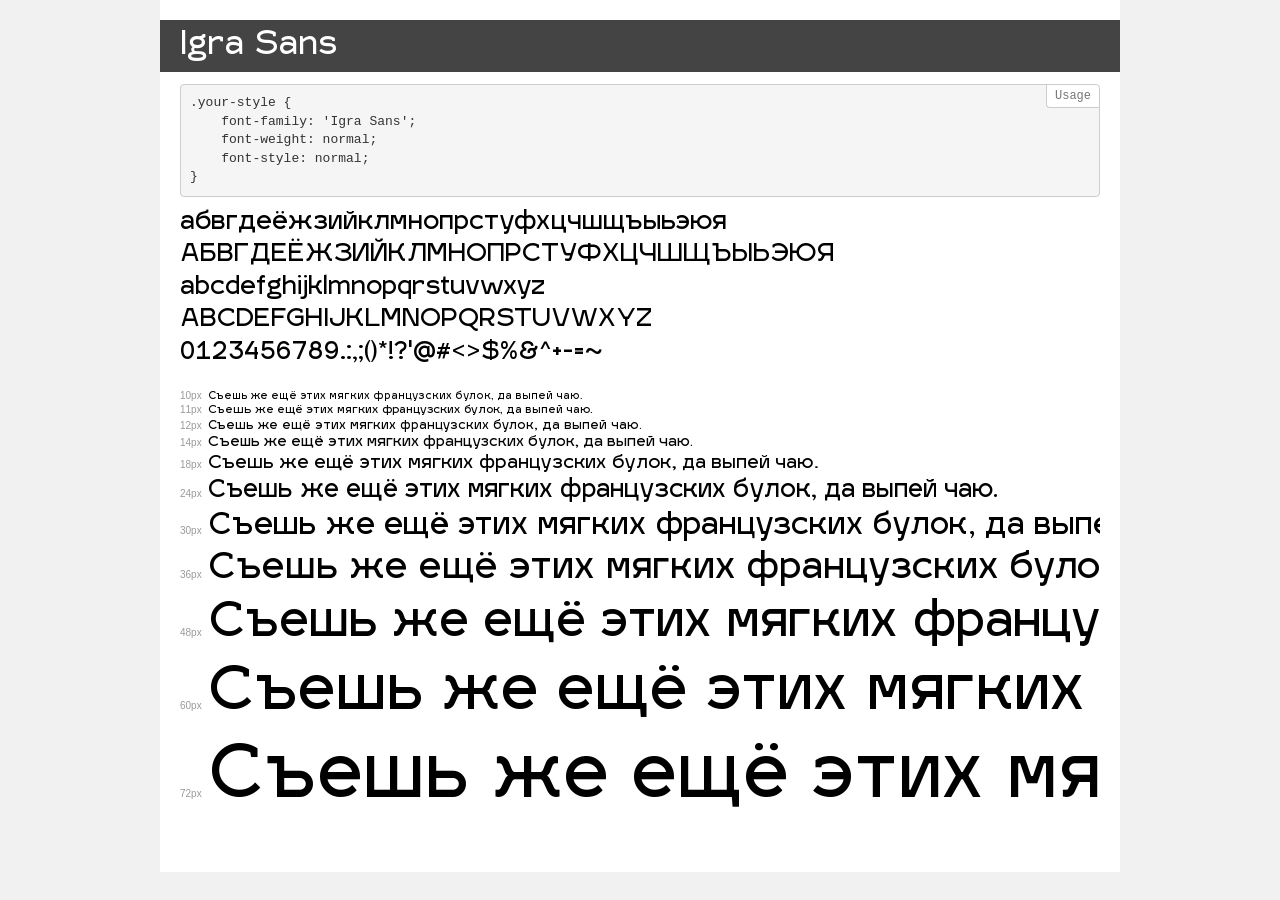
<file: public/fonts/IgraSans/demo.html>
<!DOCTYPE html>
<html>
<head>
    <meta charset="utf-8">
    <meta http-equiv="X-UA-Compatible" content="IE=edge">
    <meta name="viewport" content="width=device-width, initial-scale=1">
    <meta name="robots" content="noindex, noarchive">
    <meta name="format-detection" content="telephone=no">
    <title>Transfonter demo</title>
    <link href="stylesheet.css" rel="stylesheet">
    <style>
        /*
        http://meyerweb.com/eric/tools/css/reset/
        v2.0 | 20110126
        License: none (public domain)
        */
        html, body, div, span, applet, object, iframe,
        h1, h2, h3, h4, h5, h6, p, blockquote, pre,
        a, abbr, acronym, address, big, cite, code,
        del, dfn, em, img, ins, kbd, q, s, samp,
        small, strike, strong, sub, sup, tt, var,
        b, u, i, center,
        dl, dt, dd, ol, ul, li,
        fieldset, form, label, legend,
        table, caption, tbody, tfoot, thead, tr, th, td,
        article, aside, canvas, details, embed,
        figure, figcaption, footer, header, hgroup,
        menu, nav, output, ruby, section, summary,
        time, mark, audio, video {
            margin: 0;
            padding: 0;
            border: 0;
            font-size: 100%;
            font: inherit;
            vertical-align: baseline;
        }
        /* HTML5 display-role reset for older browsers */
        article, aside, details, figcaption, figure,
        footer, header, hgroup, menu, nav, section {
            display: block;
        }
        body {
            line-height: 1;
        }
        ol, ul {
            list-style: none;
        }
        blockquote, q {
            quotes: none;
        }
        blockquote:before, blockquote:after,
        q:before, q:after {
            content: '';
            content: none;
        }
        table {
            border-collapse: collapse;
            border-spacing: 0;
        }
        /* common styles */
        body {
            background: #f1f1f1;
            color: #000;
        }
        .page {
            background: #fff;
            width: 920px;
            margin: 0 auto;
            padding: 20px 20px 0 20px;
            overflow: hidden;
        }
        .font-container {
            overflow-x: auto;
            overflow-y: hidden;
            margin-bottom: 40px;
            line-height: 1.3;
            white-space: nowrap;
            padding-bottom: 5px;
        }
        h1 {
            position: relative;
            background: #444;
            font-size: 32px;
            color: #fff;
            padding: 10px 20px;
            margin: 0 -20px 12px -20px;
        }
        .letters {
            font-size: 25px;
            margin-bottom: 20px;
        }
        .s10:before {
            content: '10px';
        }
        .s11:before {
            content: '11px';
        }
        .s12:before {
            content: '12px';
        }
        .s14:before {
            content: '14px';
        }
        .s18:before {
            content: '18px';
        }
        .s24:before {
            content: '24px';
        }
        .s30:before {
            content: '30px';
        }
        .s36:before {
            content: '36px';
        }
        .s48:before {
            content: '48px';
        }
        .s60:before {
            content: '60px';
        }
        .s72:before {
            content: '72px';
        }
        .s10:before, .s11:before, .s12:before, .s14:before,
        .s18:before, .s24:before, .s30:before, .s36:before,
        .s48:before, .s60:before, .s72:before {
            font-family: Arial, sans-serif;
            font-size: 10px;
            font-weight: normal;
            font-style: normal;
            color: #999;
            padding-right: 6px;
        }
        pre {
            display: block;
            position: relative;
            padding: 9px;
            margin: 0 0 10px;
            font-family: Monaco, Menlo, Consolas, "Courier New", monospace !important;
            font-size: 13px;
            line-height: 1.428571429;
            color: #333;
            font-weight: normal !important;
            font-style: normal !important;
            background-color: #f5f5f5;
            border: 1px solid #ccc;
            overflow-x: auto;
            border-radius: 4px;
        }
        pre:after {
            display: block;
            position: absolute;
            right: 0;
            top: 0;
            content: 'Usage';
            line-height: 1;
            padding: 5px 8px;
            font-size: 12px;
            color: #767676;
            background-color: #fff;
            border: 1px solid #ccc;
            border-right: none;
            border-top: none;
            border-radius: 0 4px 0 4px;
            z-index: 10;
        }
        /* responsive */
        @media (max-width: 959px) {
            .page {
                width: auto;
                margin: 0;
            }
        }
    </style>
</head>
<body>
<div class="page">
    <div class="demo" style="font-family: 'Igra Sans'; font-weight: normal; font-style: normal;">
        <h1>Igra Sans</h1>
        <pre>.your-style {
    font-family: 'Igra Sans';
    font-weight: normal;
    font-style: normal;
}</pre>
        <div class="font-container">
            <p class="letters">
                абвгдеёжзийклмнопрстуфхцчшщъыьэюя<br>
АБВГДЕЁЖЗИЙКЛМНОПРСТУФХЦЧШЩЪЫЬЭЮЯ<br>
abcdefghijklmnopqrstuvwxyz<br>
ABCDEFGHIJKLMNOPQRSTUVWXYZ<br>
                0123456789.:,;()*!?'@#<>$%&^+-=~
            </p>
            <p class="s10" style="font-size: 10px;">Съешь же ещё этих мягких французских булок, да выпей чаю.</p>
            <p class="s11" style="font-size: 11px;">Съешь же ещё этих мягких французских булок, да выпей чаю.</p>
            <p class="s12" style="font-size: 12px;">Съешь же ещё этих мягких французских булок, да выпей чаю.</p>
            <p class="s14" style="font-size: 14px;">Съешь же ещё этих мягких французских булок, да выпей чаю.</p>
            <p class="s18" style="font-size: 18px;">Съешь же ещё этих мягких французских булок, да выпей чаю.</p>
            <p class="s24" style="font-size: 24px;">Съешь же ещё этих мягких французских булок, да выпей чаю.</p>
            <p class="s30" style="font-size: 30px;">Съешь же ещё этих мягких французских булок, да выпей чаю.</p>
            <p class="s36" style="font-size: 36px;">Съешь же ещё этих мягких французских булок, да выпей чаю.</p>
            <p class="s48" style="font-size: 48px;">Съешь же ещё этих мягких французских булок, да выпей чаю.</p>
            <p class="s60" style="font-size: 60px;">Съешь же ещё этих мягких французских булок, да выпей чаю.</p>
            <p class="s72" style="font-size: 72px;">Съешь же ещё этих мягких французских булок, да выпей чаю.</p>
        </div>
    </div>
</div>
</body>
</html>
</file>
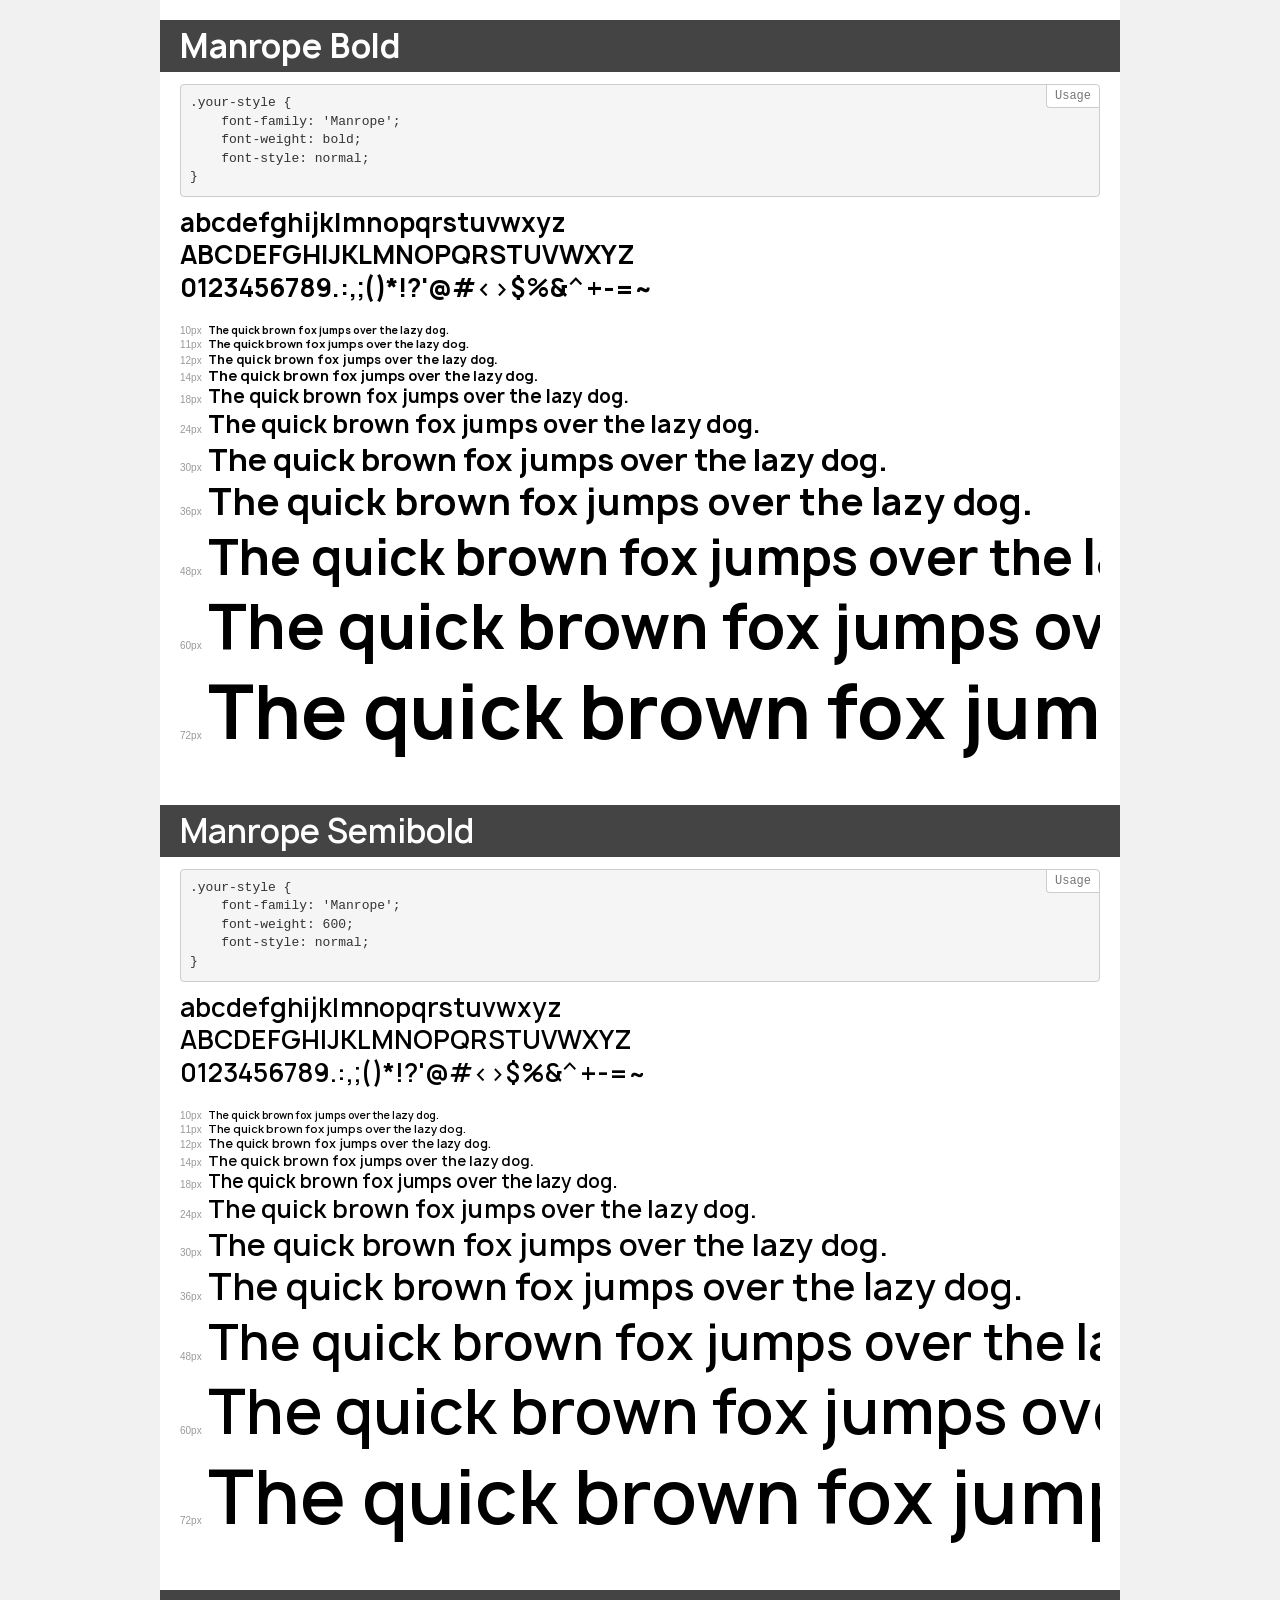
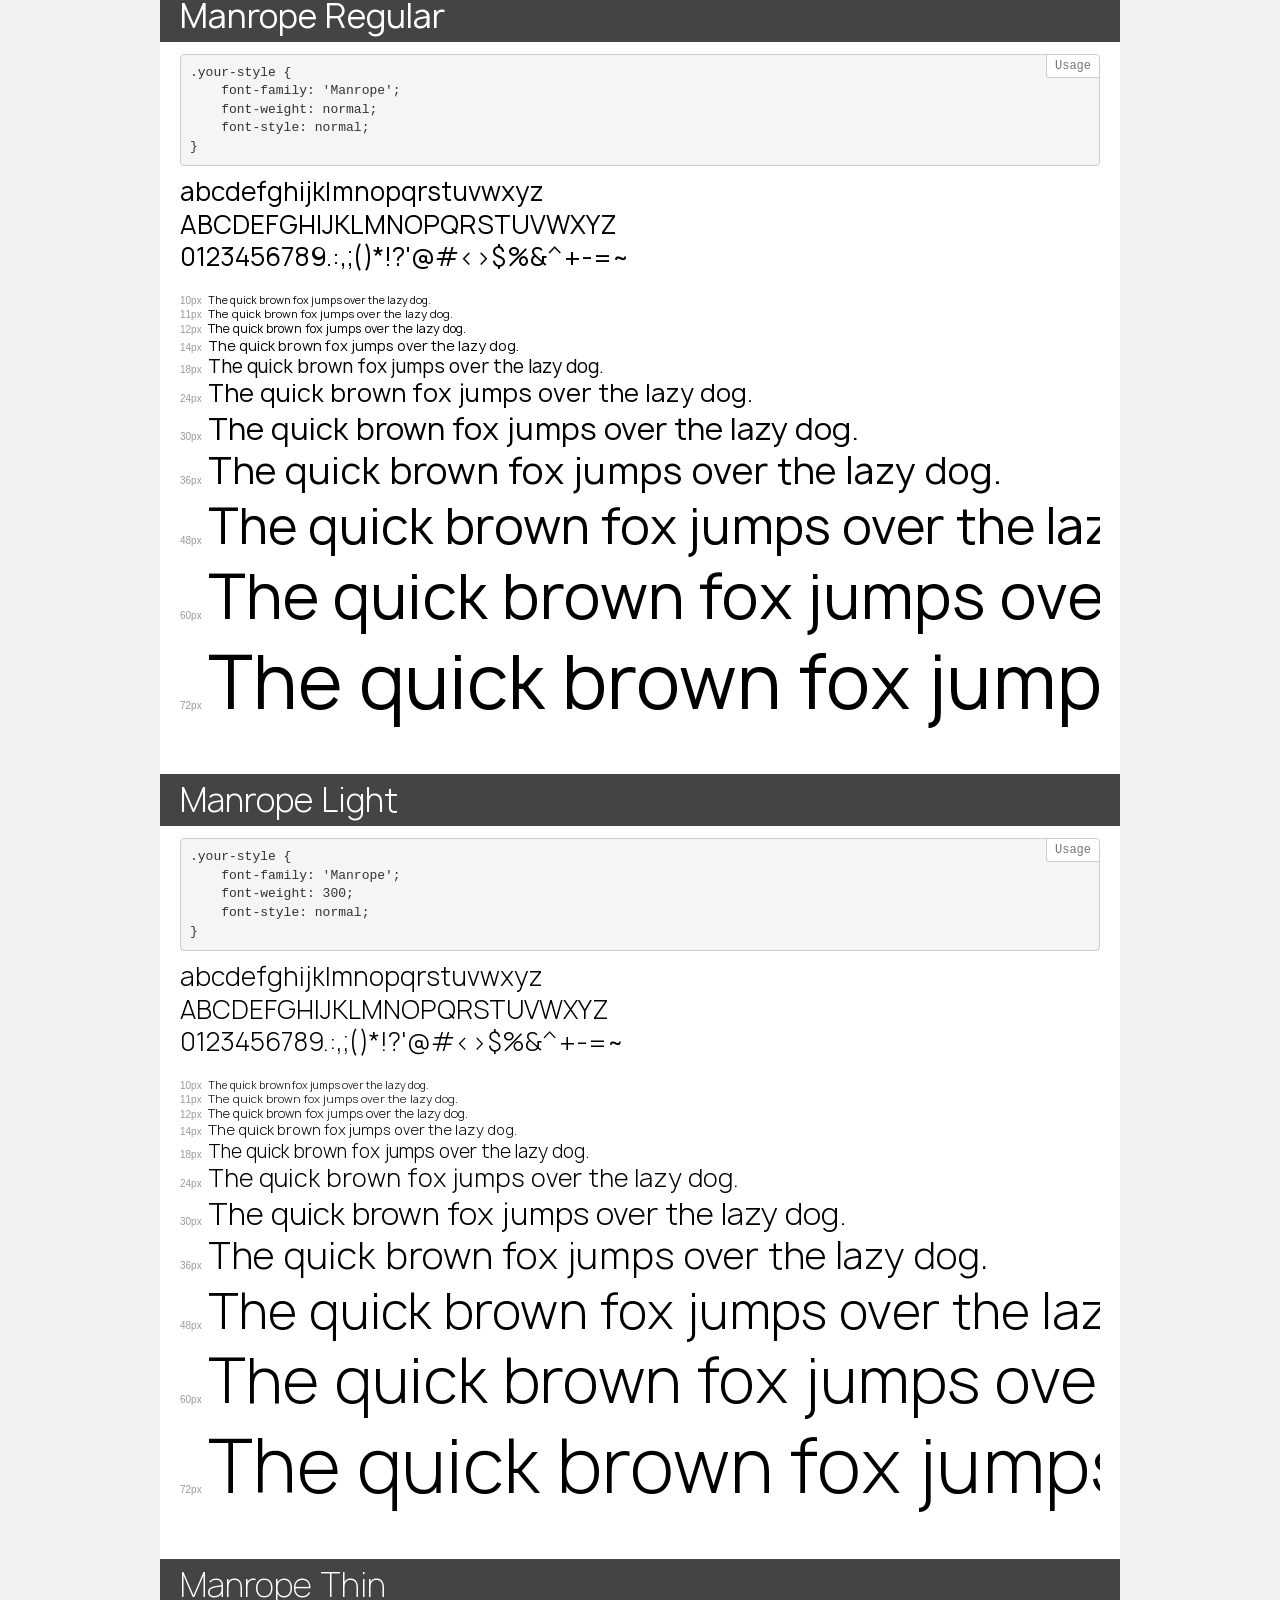
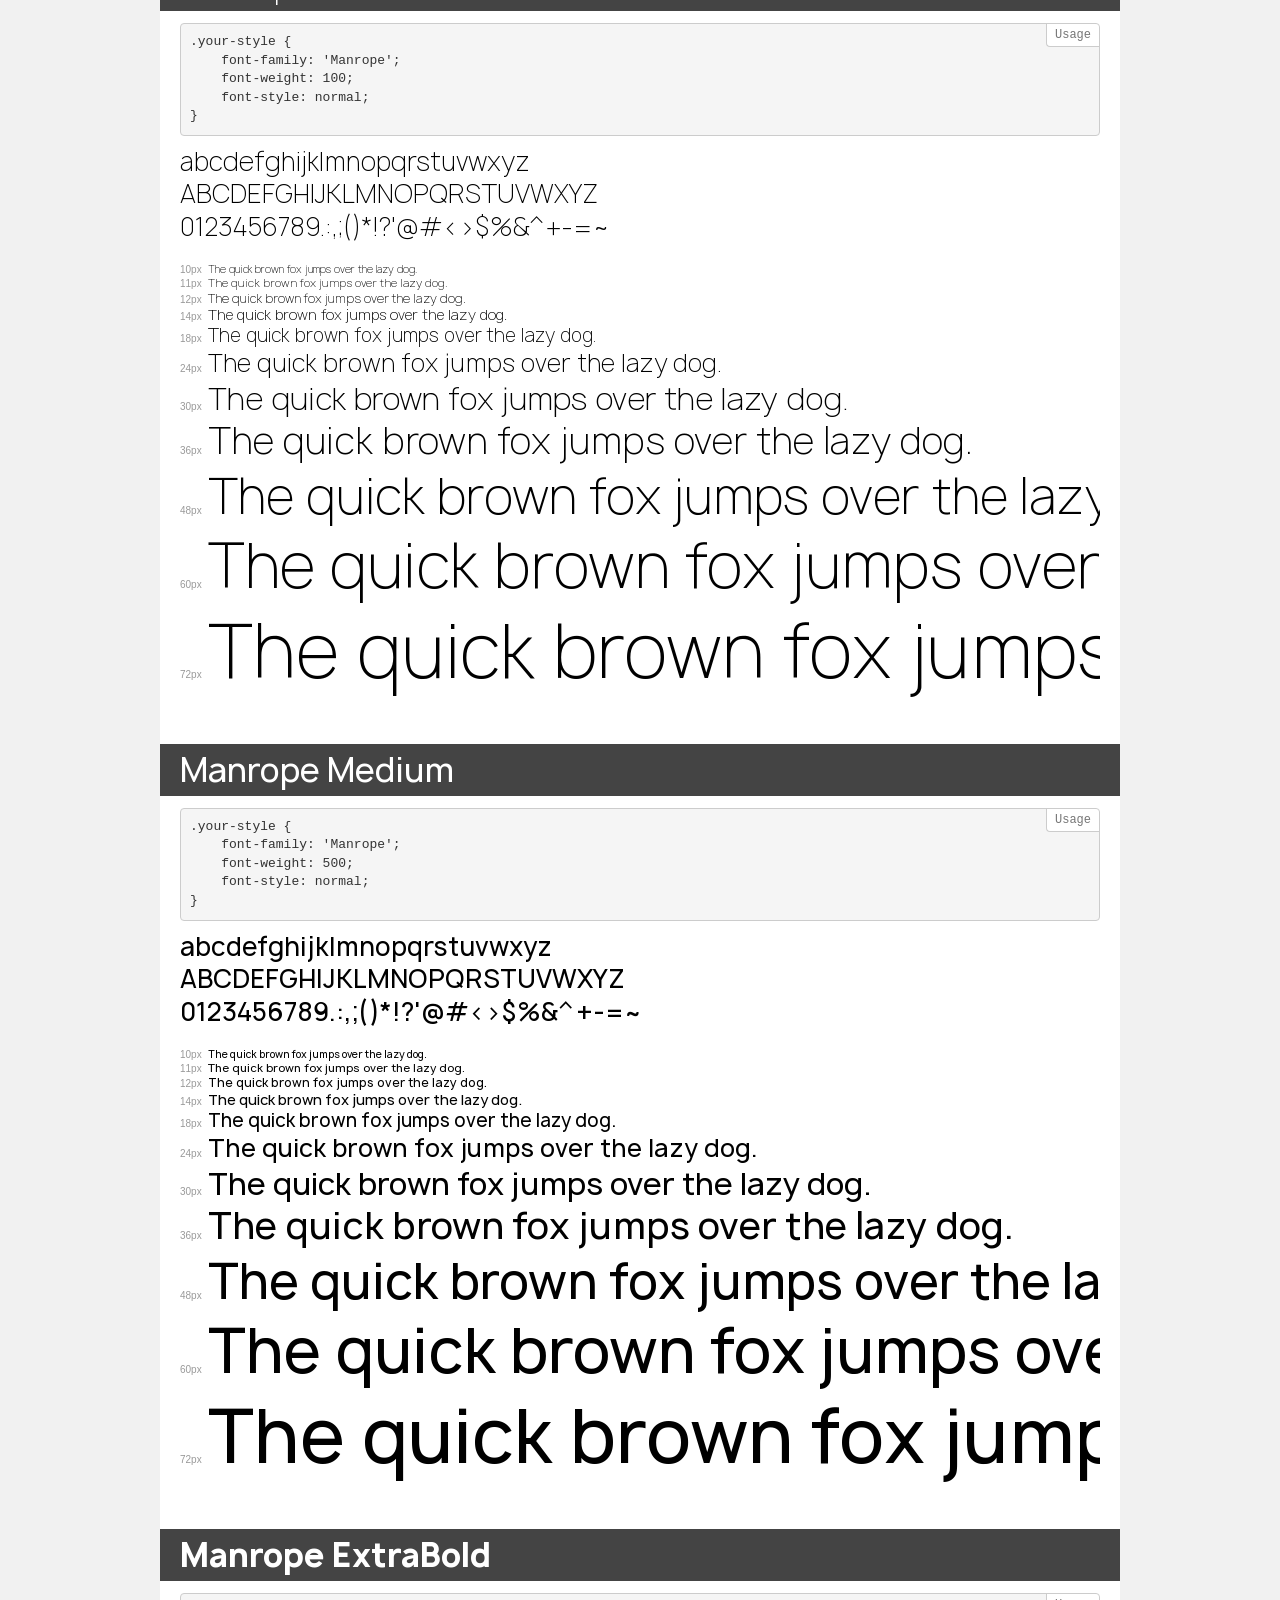
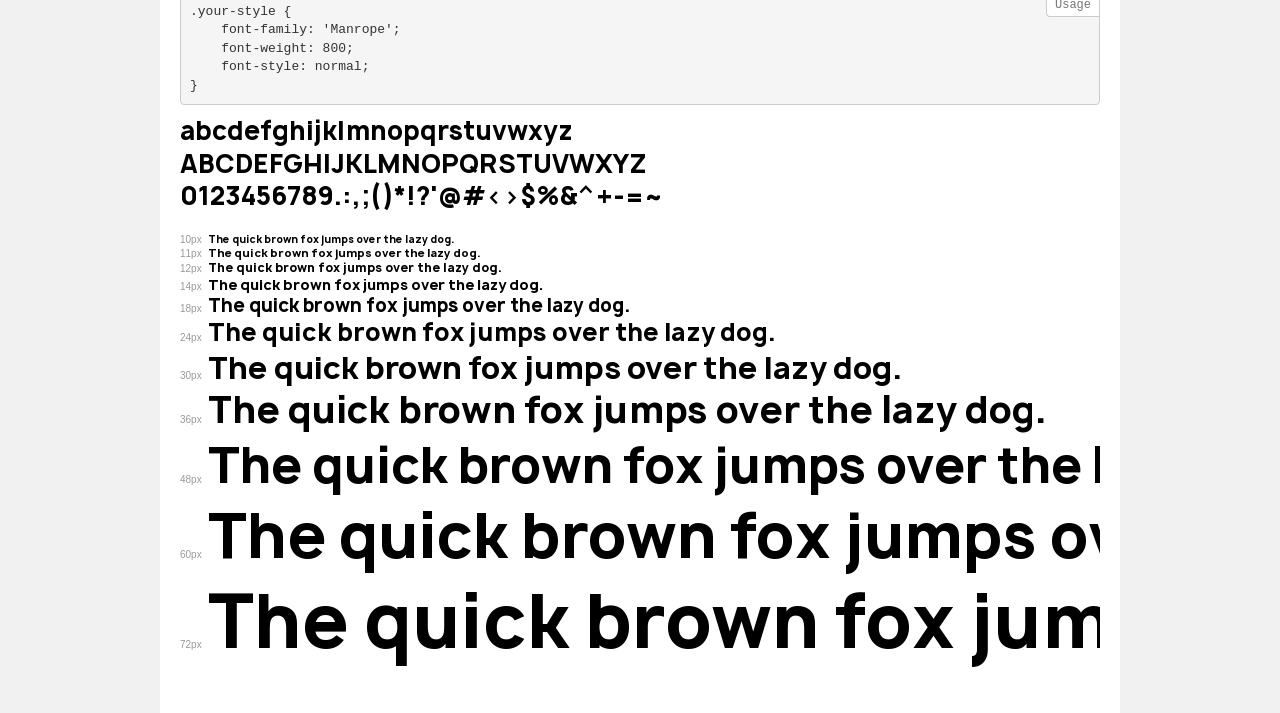
<file: public/fonts/Manrope/demo.html>
<!DOCTYPE html>
<html>
<head>
    <meta charset="utf-8">
    <meta http-equiv="X-UA-Compatible" content="IE=edge">
    <meta name="viewport" content="width=device-width, initial-scale=1">
    <meta name="robots" content="noindex, noarchive">
    <meta name="format-detection" content="telephone=no">
    <title>Transfonter demo</title>
    <link href="stylesheet.css" rel="stylesheet">
    <style>
        /*
        http://meyerweb.com/eric/tools/css/reset/
        v2.0 | 20110126
        License: none (public domain)
        */
        html, body, div, span, applet, object, iframe,
        h1, h2, h3, h4, h5, h6, p, blockquote, pre,
        a, abbr, acronym, address, big, cite, code,
        del, dfn, em, img, ins, kbd, q, s, samp,
        small, strike, strong, sub, sup, tt, var,
        b, u, i, center,
        dl, dt, dd, ol, ul, li,
        fieldset, form, label, legend,
        table, caption, tbody, tfoot, thead, tr, th, td,
        article, aside, canvas, details, embed,
        figure, figcaption, footer, header, hgroup,
        menu, nav, output, ruby, section, summary,
        time, mark, audio, video {
            margin: 0;
            padding: 0;
            border: 0;
            font-size: 100%;
            font: inherit;
            vertical-align: baseline;
        }
        /* HTML5 display-role reset for older browsers */
        article, aside, details, figcaption, figure,
        footer, header, hgroup, menu, nav, section {
            display: block;
        }
        body {
            line-height: 1;
        }
        ol, ul {
            list-style: none;
        }
        blockquote, q {
            quotes: none;
        }
        blockquote:before, blockquote:after,
        q:before, q:after {
            content: '';
            content: none;
        }
        table {
            border-collapse: collapse;
            border-spacing: 0;
        }
        /* common styles */
        body {
            background: #f1f1f1;
            color: #000;
        }
        .page {
            background: #fff;
            width: 920px;
            margin: 0 auto;
            padding: 20px 20px 0 20px;
            overflow: hidden;
        }
        .font-container {
            overflow-x: auto;
            overflow-y: hidden;
            margin-bottom: 40px;
            line-height: 1.3;
            white-space: nowrap;
            padding-bottom: 5px;
        }
        h1 {
            position: relative;
            background: #444;
            font-size: 32px;
            color: #fff;
            padding: 10px 20px;
            margin: 0 -20px 12px -20px;
        }
        .letters {
            font-size: 25px;
            margin-bottom: 20px;
        }
        .s10:before {
            content: '10px';
        }
        .s11:before {
            content: '11px';
        }
        .s12:before {
            content: '12px';
        }
        .s14:before {
            content: '14px';
        }
        .s18:before {
            content: '18px';
        }
        .s24:before {
            content: '24px';
        }
        .s30:before {
            content: '30px';
        }
        .s36:before {
            content: '36px';
        }
        .s48:before {
            content: '48px';
        }
        .s60:before {
            content: '60px';
        }
        .s72:before {
            content: '72px';
        }
        .s10:before, .s11:before, .s12:before, .s14:before,
        .s18:before, .s24:before, .s30:before, .s36:before,
        .s48:before, .s60:before, .s72:before {
            font-family: Arial, sans-serif;
            font-size: 10px;
            font-weight: normal;
            font-style: normal;
            color: #999;
            padding-right: 6px;
        }
        pre {
            display: block;
            position: relative;
            padding: 9px;
            margin: 0 0 10px;
            font-family: Monaco, Menlo, Consolas, "Courier New", monospace !important;
            font-size: 13px;
            line-height: 1.428571429;
            color: #333;
            font-weight: normal !important;
            font-style: normal !important;
            background-color: #f5f5f5;
            border: 1px solid #ccc;
            overflow-x: auto;
            border-radius: 4px;
        }
        pre:after {
            display: block;
            position: absolute;
            right: 0;
            top: 0;
            content: 'Usage';
            line-height: 1;
            padding: 5px 8px;
            font-size: 12px;
            color: #767676;
            background-color: #fff;
            border: 1px solid #ccc;
            border-right: none;
            border-top: none;
            border-radius: 0 4px 0 4px;
            z-index: 10;
        }
        /* responsive */
        @media (max-width: 959px) {
            .page {
                width: auto;
                margin: 0;
            }
        }
    </style>
</head>
<body>
<div class="page">
    <div class="demo" style="font-family: 'Manrope'; font-weight: bold; font-style: normal;">
        <h1>Manrope Bold</h1>
        <pre>.your-style {
    font-family: 'Manrope';
    font-weight: bold;
    font-style: normal;
}</pre>
        <div class="font-container">
            <p class="letters">
                abcdefghijklmnopqrstuvwxyz<br>
ABCDEFGHIJKLMNOPQRSTUVWXYZ<br>
                0123456789.:,;()*!?'@#<>$%&^+-=~
            </p>
            <p class="s10" style="font-size: 10px;">The quick brown fox jumps over the lazy dog.</p>
            <p class="s11" style="font-size: 11px;">The quick brown fox jumps over the lazy dog.</p>
            <p class="s12" style="font-size: 12px;">The quick brown fox jumps over the lazy dog.</p>
            <p class="s14" style="font-size: 14px;">The quick brown fox jumps over the lazy dog.</p>
            <p class="s18" style="font-size: 18px;">The quick brown fox jumps over the lazy dog.</p>
            <p class="s24" style="font-size: 24px;">The quick brown fox jumps over the lazy dog.</p>
            <p class="s30" style="font-size: 30px;">The quick brown fox jumps over the lazy dog.</p>
            <p class="s36" style="font-size: 36px;">The quick brown fox jumps over the lazy dog.</p>
            <p class="s48" style="font-size: 48px;">The quick brown fox jumps over the lazy dog.</p>
            <p class="s60" style="font-size: 60px;">The quick brown fox jumps over the lazy dog.</p>
            <p class="s72" style="font-size: 72px;">The quick brown fox jumps over the lazy dog.</p>
        </div>
    </div>
    <div class="demo" style="font-family: 'Manrope'; font-weight: 600; font-style: normal;">
        <h1>Manrope Semibold</h1>
        <pre>.your-style {
    font-family: 'Manrope';
    font-weight: 600;
    font-style: normal;
}</pre>
        <div class="font-container">
            <p class="letters">
                abcdefghijklmnopqrstuvwxyz<br>
ABCDEFGHIJKLMNOPQRSTUVWXYZ<br>
                0123456789.:,;()*!?'@#<>$%&^+-=~
            </p>
            <p class="s10" style="font-size: 10px;">The quick brown fox jumps over the lazy dog.</p>
            <p class="s11" style="font-size: 11px;">The quick brown fox jumps over the lazy dog.</p>
            <p class="s12" style="font-size: 12px;">The quick brown fox jumps over the lazy dog.</p>
            <p class="s14" style="font-size: 14px;">The quick brown fox jumps over the lazy dog.</p>
            <p class="s18" style="font-size: 18px;">The quick brown fox jumps over the lazy dog.</p>
            <p class="s24" style="font-size: 24px;">The quick brown fox jumps over the lazy dog.</p>
            <p class="s30" style="font-size: 30px;">The quick brown fox jumps over the lazy dog.</p>
            <p class="s36" style="font-size: 36px;">The quick brown fox jumps over the lazy dog.</p>
            <p class="s48" style="font-size: 48px;">The quick brown fox jumps over the lazy dog.</p>
            <p class="s60" style="font-size: 60px;">The quick brown fox jumps over the lazy dog.</p>
            <p class="s72" style="font-size: 72px;">The quick brown fox jumps over the lazy dog.</p>
        </div>
    </div>
    <div class="demo" style="font-family: 'Manrope'; font-weight: normal; font-style: normal;">
        <h1>Manrope Regular</h1>
        <pre>.your-style {
    font-family: 'Manrope';
    font-weight: normal;
    font-style: normal;
}</pre>
        <div class="font-container">
            <p class="letters">
                abcdefghijklmnopqrstuvwxyz<br>
ABCDEFGHIJKLMNOPQRSTUVWXYZ<br>
                0123456789.:,;()*!?'@#<>$%&^+-=~
            </p>
            <p class="s10" style="font-size: 10px;">The quick brown fox jumps over the lazy dog.</p>
            <p class="s11" style="font-size: 11px;">The quick brown fox jumps over the lazy dog.</p>
            <p class="s12" style="font-size: 12px;">The quick brown fox jumps over the lazy dog.</p>
            <p class="s14" style="font-size: 14px;">The quick brown fox jumps over the lazy dog.</p>
            <p class="s18" style="font-size: 18px;">The quick brown fox jumps over the lazy dog.</p>
            <p class="s24" style="font-size: 24px;">The quick brown fox jumps over the lazy dog.</p>
            <p class="s30" style="font-size: 30px;">The quick brown fox jumps over the lazy dog.</p>
            <p class="s36" style="font-size: 36px;">The quick brown fox jumps over the lazy dog.</p>
            <p class="s48" style="font-size: 48px;">The quick brown fox jumps over the lazy dog.</p>
            <p class="s60" style="font-size: 60px;">The quick brown fox jumps over the lazy dog.</p>
            <p class="s72" style="font-size: 72px;">The quick brown fox jumps over the lazy dog.</p>
        </div>
    </div>
    <div class="demo" style="font-family: 'Manrope'; font-weight: 300; font-style: normal;">
        <h1>Manrope Light</h1>
        <pre>.your-style {
    font-family: 'Manrope';
    font-weight: 300;
    font-style: normal;
}</pre>
        <div class="font-container">
            <p class="letters">
                abcdefghijklmnopqrstuvwxyz<br>
ABCDEFGHIJKLMNOPQRSTUVWXYZ<br>
                0123456789.:,;()*!?'@#<>$%&^+-=~
            </p>
            <p class="s10" style="font-size: 10px;">The quick brown fox jumps over the lazy dog.</p>
            <p class="s11" style="font-size: 11px;">The quick brown fox jumps over the lazy dog.</p>
            <p class="s12" style="font-size: 12px;">The quick brown fox jumps over the lazy dog.</p>
            <p class="s14" style="font-size: 14px;">The quick brown fox jumps over the lazy dog.</p>
            <p class="s18" style="font-size: 18px;">The quick brown fox jumps over the lazy dog.</p>
            <p class="s24" style="font-size: 24px;">The quick brown fox jumps over the lazy dog.</p>
            <p class="s30" style="font-size: 30px;">The quick brown fox jumps over the lazy dog.</p>
            <p class="s36" style="font-size: 36px;">The quick brown fox jumps over the lazy dog.</p>
            <p class="s48" style="font-size: 48px;">The quick brown fox jumps over the lazy dog.</p>
            <p class="s60" style="font-size: 60px;">The quick brown fox jumps over the lazy dog.</p>
            <p class="s72" style="font-size: 72px;">The quick brown fox jumps over the lazy dog.</p>
        </div>
    </div>
    <div class="demo" style="font-family: 'Manrope'; font-weight: 100; font-style: normal;">
        <h1>Manrope Thin</h1>
        <pre>.your-style {
    font-family: 'Manrope';
    font-weight: 100;
    font-style: normal;
}</pre>
        <div class="font-container">
            <p class="letters">
                abcdefghijklmnopqrstuvwxyz<br>
ABCDEFGHIJKLMNOPQRSTUVWXYZ<br>
                0123456789.:,;()*!?'@#<>$%&^+-=~
            </p>
            <p class="s10" style="font-size: 10px;">The quick brown fox jumps over the lazy dog.</p>
            <p class="s11" style="font-size: 11px;">The quick brown fox jumps over the lazy dog.</p>
            <p class="s12" style="font-size: 12px;">The quick brown fox jumps over the lazy dog.</p>
            <p class="s14" style="font-size: 14px;">The quick brown fox jumps over the lazy dog.</p>
            <p class="s18" style="font-size: 18px;">The quick brown fox jumps over the lazy dog.</p>
            <p class="s24" style="font-size: 24px;">The quick brown fox jumps over the lazy dog.</p>
            <p class="s30" style="font-size: 30px;">The quick brown fox jumps over the lazy dog.</p>
            <p class="s36" style="font-size: 36px;">The quick brown fox jumps over the lazy dog.</p>
            <p class="s48" style="font-size: 48px;">The quick brown fox jumps over the lazy dog.</p>
            <p class="s60" style="font-size: 60px;">The quick brown fox jumps over the lazy dog.</p>
            <p class="s72" style="font-size: 72px;">The quick brown fox jumps over the lazy dog.</p>
        </div>
    </div>
    <div class="demo" style="font-family: 'Manrope'; font-weight: 500; font-style: normal;">
        <h1>Manrope Medium</h1>
        <pre>.your-style {
    font-family: 'Manrope';
    font-weight: 500;
    font-style: normal;
}</pre>
        <div class="font-container">
            <p class="letters">
                abcdefghijklmnopqrstuvwxyz<br>
ABCDEFGHIJKLMNOPQRSTUVWXYZ<br>
                0123456789.:,;()*!?'@#<>$%&^+-=~
            </p>
            <p class="s10" style="font-size: 10px;">The quick brown fox jumps over the lazy dog.</p>
            <p class="s11" style="font-size: 11px;">The quick brown fox jumps over the lazy dog.</p>
            <p class="s12" style="font-size: 12px;">The quick brown fox jumps over the lazy dog.</p>
            <p class="s14" style="font-size: 14px;">The quick brown fox jumps over the lazy dog.</p>
            <p class="s18" style="font-size: 18px;">The quick brown fox jumps over the lazy dog.</p>
            <p class="s24" style="font-size: 24px;">The quick brown fox jumps over the lazy dog.</p>
            <p class="s30" style="font-size: 30px;">The quick brown fox jumps over the lazy dog.</p>
            <p class="s36" style="font-size: 36px;">The quick brown fox jumps over the lazy dog.</p>
            <p class="s48" style="font-size: 48px;">The quick brown fox jumps over the lazy dog.</p>
            <p class="s60" style="font-size: 60px;">The quick brown fox jumps over the lazy dog.</p>
            <p class="s72" style="font-size: 72px;">The quick brown fox jumps over the lazy dog.</p>
        </div>
    </div>
    <div class="demo" style="font-family: 'Manrope'; font-weight: 800; font-style: normal;">
        <h1>Manrope ExtraBold</h1>
        <pre>.your-style {
    font-family: 'Manrope';
    font-weight: 800;
    font-style: normal;
}</pre>
        <div class="font-container">
            <p class="letters">
                abcdefghijklmnopqrstuvwxyz<br>
ABCDEFGHIJKLMNOPQRSTUVWXYZ<br>
                0123456789.:,;()*!?'@#<>$%&^+-=~
            </p>
            <p class="s10" style="font-size: 10px;">The quick brown fox jumps over the lazy dog.</p>
            <p class="s11" style="font-size: 11px;">The quick brown fox jumps over the lazy dog.</p>
            <p class="s12" style="font-size: 12px;">The quick brown fox jumps over the lazy dog.</p>
            <p class="s14" style="font-size: 14px;">The quick brown fox jumps over the lazy dog.</p>
            <p class="s18" style="font-size: 18px;">The quick brown fox jumps over the lazy dog.</p>
            <p class="s24" style="font-size: 24px;">The quick brown fox jumps over the lazy dog.</p>
            <p class="s30" style="font-size: 30px;">The quick brown fox jumps over the lazy dog.</p>
            <p class="s36" style="font-size: 36px;">The quick brown fox jumps over the lazy dog.</p>
            <p class="s48" style="font-size: 48px;">The quick brown fox jumps over the lazy dog.</p>
            <p class="s60" style="font-size: 60px;">The quick brown fox jumps over the lazy dog.</p>
            <p class="s72" style="font-size: 72px;">The quick brown fox jumps over the lazy dog.</p>
        </div>
    </div>
</div>
</body>
</html>
</file>
<file: public/fonts/Gilroy/stylesheet.css>
@font-face {
    font-family: 'Gilroy';
    src: url('Gilroy-ExtraBold.eot');
    src: local('Gilroy ExtraBold'), local('Gilroy-ExtraBold'),
        url('Gilroy-ExtraBold.eot?#iefix') format('embedded-opentype'),
        url('Gilroy-ExtraBold.woff') format('woff'),
        url('Gilroy-ExtraBold.ttf') format('truetype');
    font-weight: 800;
    font-style: normal;
}

@font-face {
    font-family: 'Gilroy';
    src: url('Gilroy-Heavy.eot');
    src: local('Gilroy Heavy'), local('Gilroy-Heavy'),
        url('Gilroy-Heavy.eot?#iefix') format('embedded-opentype'),
        url('Gilroy-Heavy.woff') format('woff'),
        url('Gilroy-Heavy.ttf') format('truetype');
    font-weight: 900;
    font-style: normal;
}

@font-face {
    font-family: 'Gilroy';
    src: url('Gilroy-LightItalic.eot');
    src: local('Gilroy Light Italic'), local('Gilroy-LightItalic'),
        url('Gilroy-LightItalic.eot?#iefix') format('embedded-opentype'),
        url('Gilroy-LightItalic.woff') format('woff'),
        url('Gilroy-LightItalic.ttf') format('truetype');
    font-weight: 300;
    font-style: italic;
}

@font-face {
    font-family: 'Gilroy';
    src: url('Gilroy-ThinItalic.eot');
    src: local('Gilroy Thin Italic'), local('Gilroy-ThinItalic'),
        url('Gilroy-ThinItalic.eot?#iefix') format('embedded-opentype'),
        url('Gilroy-ThinItalic.woff') format('woff'),
        url('Gilroy-ThinItalic.ttf') format('truetype');
    font-weight: 100;
    font-style: italic;
}

@font-face {
    font-family: 'Gilroy';
    src: url('Gilroy-BlackItalic.eot');
    src: local('Gilroy Black Italic'), local('Gilroy-BlackItalic'),
        url('Gilroy-BlackItalic.eot?#iefix') format('embedded-opentype'),
        url('Gilroy-BlackItalic.woff') format('woff'),
        url('Gilroy-BlackItalic.ttf') format('truetype');
    font-weight: 900;
    font-style: italic;
}

@font-face {
    font-family: 'Gilroy';
    src: url('Gilroy-BoldItalic.eot');
    src: local('Gilroy Bold Italic'), local('Gilroy-BoldItalic'),
        url('Gilroy-BoldItalic.eot?#iefix') format('embedded-opentype'),
        url('Gilroy-BoldItalic.woff') format('woff'),
        url('Gilroy-BoldItalic.ttf') format('truetype');
    font-weight: bold;
    font-style: italic;
}

@font-face {
    font-family: 'Gilroy';
    src: url('Gilroy-SemiBold.eot');
    src: local('Gilroy SemiBold'), local('Gilroy-SemiBold'),
        url('Gilroy-SemiBold.eot?#iefix') format('embedded-opentype'),
        url('Gilroy-SemiBold.woff') format('woff'),
        url('Gilroy-SemiBold.ttf') format('truetype');
    font-weight: 600;
    font-style: normal;
}

@font-face {
    font-family: 'Gilroy';
    src: url('Gilroy-UltraLightItalic.eot');
    src: local('Gilroy UltraLight Italic'), local('Gilroy-UltraLightItalic'),
        url('Gilroy-UltraLightItalic.eot?#iefix') format('embedded-opentype'),
        url('Gilroy-UltraLightItalic.woff') format('woff'),
        url('Gilroy-UltraLightItalic.ttf') format('truetype');
    font-weight: 200;
    font-style: italic;
}

@font-face {
    font-family: 'Gilroy';
    src: url('Gilroy-SemiBoldItalic.eot');
    src: local('Gilroy SemiBold Italic'), local('Gilroy-SemiBoldItalic'),
        url('Gilroy-SemiBoldItalic.eot?#iefix') format('embedded-opentype'),
        url('Gilroy-SemiBoldItalic.woff') format('woff'),
        url('Gilroy-SemiBoldItalic.ttf') format('truetype');
    font-weight: 600;
    font-style: italic;
}

@font-face {
    font-family: 'Gilroy';
    src: url('Gilroy-Light.eot');
    src: local('Gilroy Light'), local('Gilroy-Light'),
        url('Gilroy-Light.eot?#iefix') format('embedded-opentype'),
        url('Gilroy-Light.woff') format('woff'),
        url('Gilroy-Light.ttf') format('truetype');
    font-weight: 300;
    font-style: normal;
}

@font-face {
    font-family: 'Gilroy';
    src: url('Gilroy-MediumItalic.eot');
    src: local('Gilroy Medium Italic'), local('Gilroy-MediumItalic'),
        url('Gilroy-MediumItalic.eot?#iefix') format('embedded-opentype'),
        url('Gilroy-MediumItalic.woff') format('woff'),
        url('Gilroy-MediumItalic.ttf') format('truetype');
    font-weight: 500;
    font-style: italic;
}

@font-face {
    font-family: 'Gilroy';
    src: url('Gilroy-ExtraBoldItalic.eot');
    src: local('Gilroy ExtraBold Italic'), local('Gilroy-ExtraBoldItalic'),
        url('Gilroy-ExtraBoldItalic.eot?#iefix') format('embedded-opentype'),
        url('Gilroy-ExtraBoldItalic.woff') format('woff'),
        url('Gilroy-ExtraBoldItalic.ttf') format('truetype');
    font-weight: 800;
    font-style: italic;
}

@font-face {
    font-family: 'Gilroy';
    src: url('Gilroy-Regular.eot');
    src: local('Gilroy Regular'), local('Gilroy-Regular'),
        url('Gilroy-Regular.eot?#iefix') format('embedded-opentype'),
        url('Gilroy-Regular.woff') format('woff'),
        url('Gilroy-Regular.ttf') format('truetype');
    font-weight: normal;
    font-style: normal;
}

@font-face {
    font-family: 'Gilroy';
    src: url('Gilroy-HeavyItalic.eot');
    src: local('Gilroy Heavy Italic'), local('Gilroy-HeavyItalic'),
        url('Gilroy-HeavyItalic.eot?#iefix') format('embedded-opentype'),
        url('Gilroy-HeavyItalic.woff') format('woff'),
        url('Gilroy-HeavyItalic.ttf') format('truetype');
    font-weight: 900;
    font-style: italic;
}

@font-face {
    font-family: 'Gilroy';
    src: url('Gilroy-Medium.eot');
    src: local('Gilroy Medium'), local('Gilroy-Medium'),
        url('Gilroy-Medium.eot?#iefix') format('embedded-opentype'),
        url('Gilroy-Medium.woff') format('woff'),
        url('Gilroy-Medium.ttf') format('truetype');
    font-weight: 500;
    font-style: normal;
}

@font-face {
    font-family: 'Gilroy';
    src: url('Gilroy-RegularItalic.eot');
    src: local('Gilroy Regular Italic'), local('Gilroy-RegularItalic'),
        url('Gilroy-RegularItalic.eot?#iefix') format('embedded-opentype'),
        url('Gilroy-RegularItalic.woff') format('woff'),
        url('Gilroy-RegularItalic.ttf') format('truetype');
    font-weight: normal;
    font-style: italic;
}

@font-face {
    font-family: 'Gilroy';
    src: url('Gilroy-UltraLight.eot');
    src: local('Gilroy UltraLight'), local('Gilroy-UltraLight'),
        url('Gilroy-UltraLight.eot?#iefix') format('embedded-opentype'),
        url('Gilroy-UltraLight.woff') format('woff'),
        url('Gilroy-UltraLight.ttf') format('truetype');
    font-weight: 200;
    font-style: normal;
}

@font-face {
    font-family: 'Gilroy';
    src: url('Gilroy-Bold.eot');
    src: local('Gilroy Bold'), local('Gilroy-Bold'),
        url('Gilroy-Bold.eot?#iefix') format('embedded-opentype'),
        url('Gilroy-Bold.woff') format('woff'),
        url('Gilroy-Bold.ttf') format('truetype');
    font-weight: bold;
    font-style: normal;
}

@font-face {
    font-family: 'Gilroy';
    src: url('Gilroy-Thin.eot');
    src: local('Gilroy Thin'), local('Gilroy-Thin'),
        url('Gilroy-Thin.eot?#iefix') format('embedded-opentype'),
        url('Gilroy-Thin.woff') format('woff'),
        url('Gilroy-Thin.ttf') format('truetype');
    font-weight: 100;
    font-style: normal;
}

@font-face {
    font-family: 'Gilroy';
    src: url('Gilroy-Black.eot');
    src: local('Gilroy Black'), local('Gilroy-Black'),
        url('Gilroy-Black.eot?#iefix') format('embedded-opentype'),
        url('Gilroy-Black.woff') format('woff'),
        url('Gilroy-Black.ttf') format('truetype');
    font-weight: 900;
    font-style: normal;
}
</file>
<file: public/fonts/Manrope/stylesheet.css>
@font-face {
    font-family: 'Manrope';
    src: url('Manrope-Bold.eot');
    src: local('Manrope Bold'), local('Manrope-Bold'),
        url('Manrope-Bold.eot?#iefix') format('embedded-opentype'),
        url('Manrope-Bold.woff2') format('woff2'),
        url('Manrope-Bold.woff') format('woff'),
        url('Manrope-Bold.ttf') format('truetype');
    font-weight: bold;
    font-style: normal;
}

@font-face {
    font-family: 'Manrope';
    src: url('Manrope-Semibold.eot');
    src: local('Manrope Semibold'), local('Manrope-Semibold'),
        url('Manrope-Semibold.eot?#iefix') format('embedded-opentype'),
        url('Manrope-Semibold.woff2') format('woff2'),
        url('Manrope-Semibold.woff') format('woff'),
        url('Manrope-Semibold.ttf') format('truetype');
    font-weight: 600;
    font-style: normal;
}

@font-face {
    font-family: 'Manrope';
    src: url('Manrope-Regular.eot');
    src: local('Manrope Regular'), local('Manrope-Regular'),
        url('Manrope-Regular.eot?#iefix') format('embedded-opentype'),
        url('Manrope-Regular.woff2') format('woff2'),
        url('Manrope-Regular.woff') format('woff'),
        url('Manrope-Regular.ttf') format('truetype');
    font-weight: normal;
    font-style: normal;
}

@font-face {
    font-family: 'Manrope';
    src: url('Manrope-Light.eot');
    src: local('Manrope Light'), local('Manrope-Light'),
        url('Manrope-Light.eot?#iefix') format('embedded-opentype'),
        url('Manrope-Light.woff2') format('woff2'),
        url('Manrope-Light.woff') format('woff'),
        url('Manrope-Light.ttf') format('truetype');
    font-weight: 300;
    font-style: normal;
}

@font-face {
    font-family: 'Manrope';
    src: url('Manrope-Thin.eot');
    src: local('Manrope Thin'), local('Manrope-Thin'),
        url('Manrope-Thin.eot?#iefix') format('embedded-opentype'),
        url('Manrope-Thin.woff2') format('woff2'),
        url('Manrope-Thin.woff') format('woff'),
        url('Manrope-Thin.ttf') format('truetype');
    font-weight: 100;
    font-style: normal;
}

@font-face {
    font-family: 'Manrope';
    src: url('Manrope-Medium.eot');
    src: local('Manrope Medium'), local('Manrope-Medium'),
        url('Manrope-Medium.eot?#iefix') format('embedded-opentype'),
        url('Manrope-Medium.woff2') format('woff2'),
        url('Manrope-Medium.woff') format('woff'),
        url('Manrope-Medium.ttf') format('truetype');
    font-weight: 500;
    font-style: normal;
}

@font-face {
    font-family: 'Manrope';
    src: url('Manrope-ExtraBold.eot');
    src: local('Manrope ExtraBold'), local('Manrope-ExtraBold'),
        url('Manrope-ExtraBold.eot?#iefix') format('embedded-opentype'),
        url('Manrope-ExtraBold.woff2') format('woff2'),
        url('Manrope-ExtraBold.woff') format('woff'),
        url('Manrope-ExtraBold.ttf') format('truetype');
    font-weight: 800;
    font-style: normal;
}
</file>
<file: public/fonts/IgraSans/stylesheet.css>
@font-face {
    font-family: 'Igra Sans';
    src: url('IgraSans.eot');
    src: local('Igra Sans'), local('IgraSans'),
        url('IgraSans.eot?#iefix') format('embedded-opentype'),
        url('IgraSans.woff') format('woff'),
        url('IgraSans.ttf') format('truetype');
    font-weight: normal;
    font-style: normal;
}
</file>
